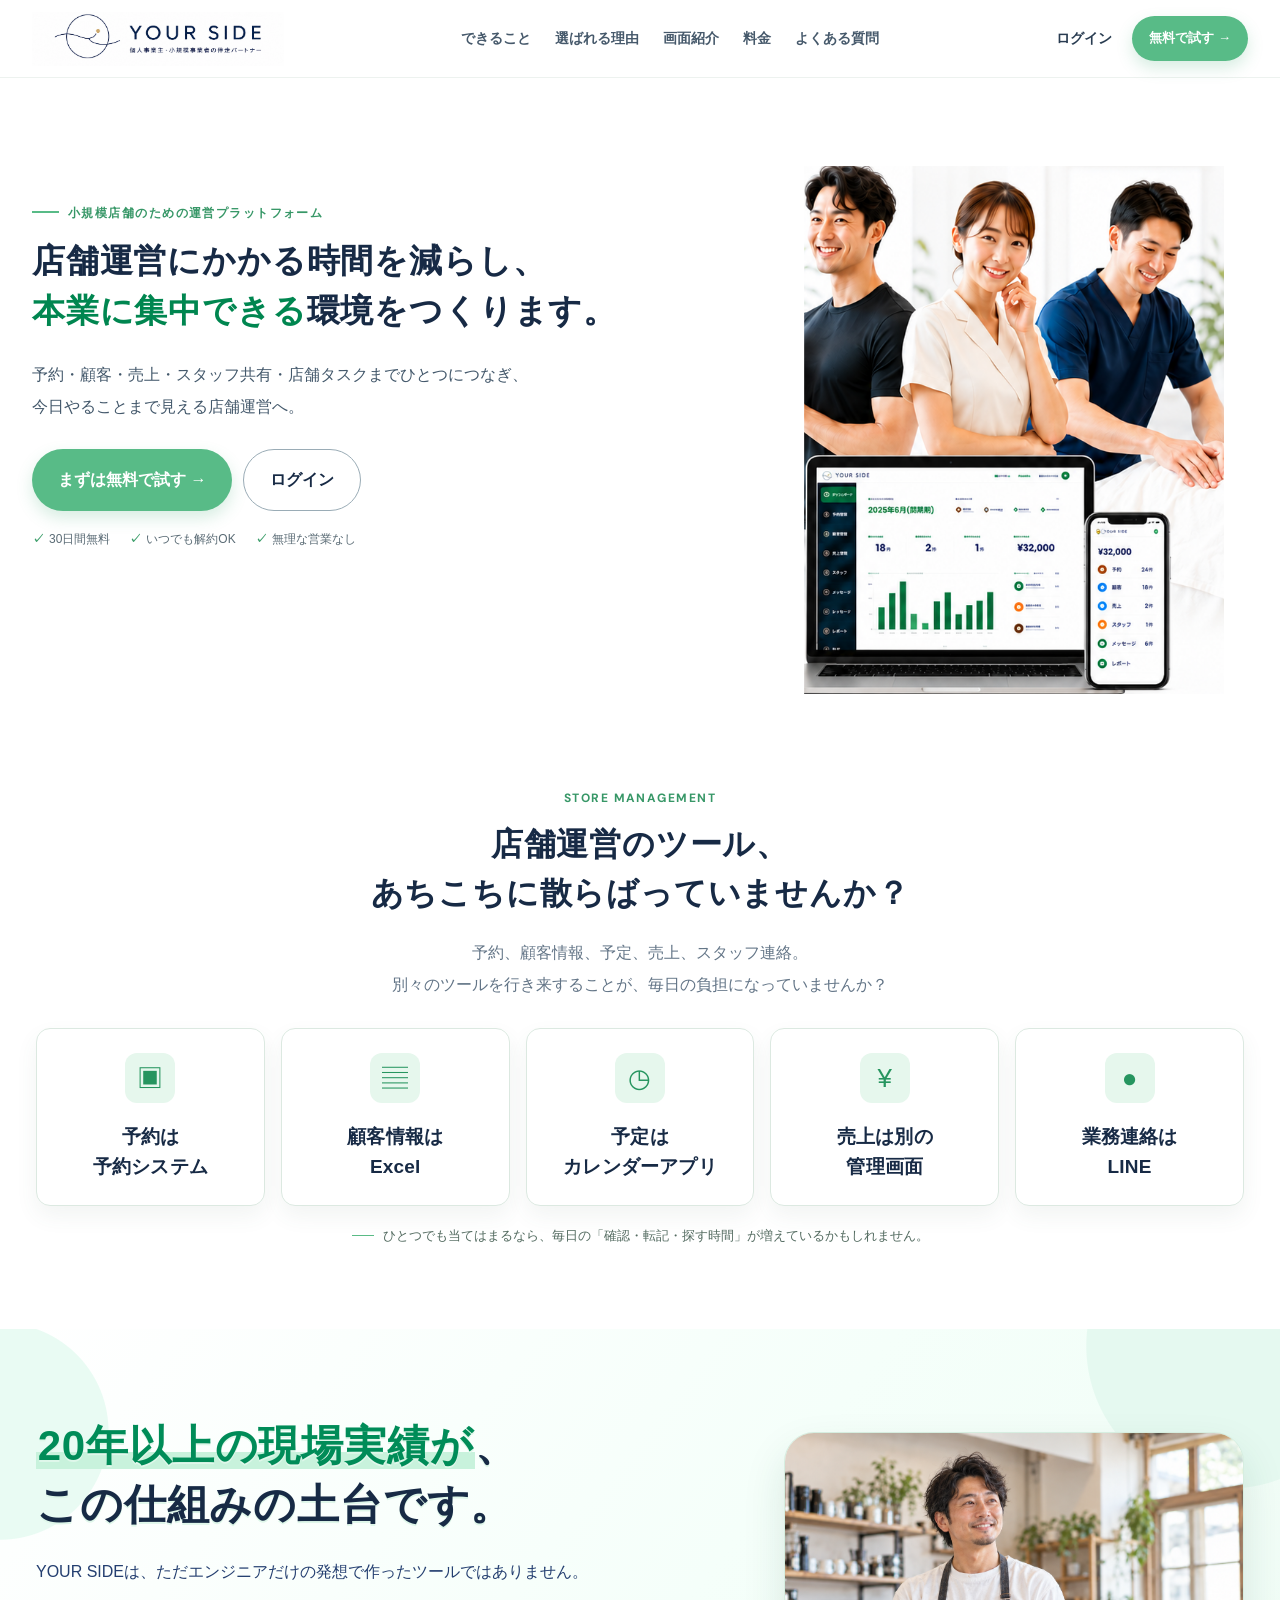
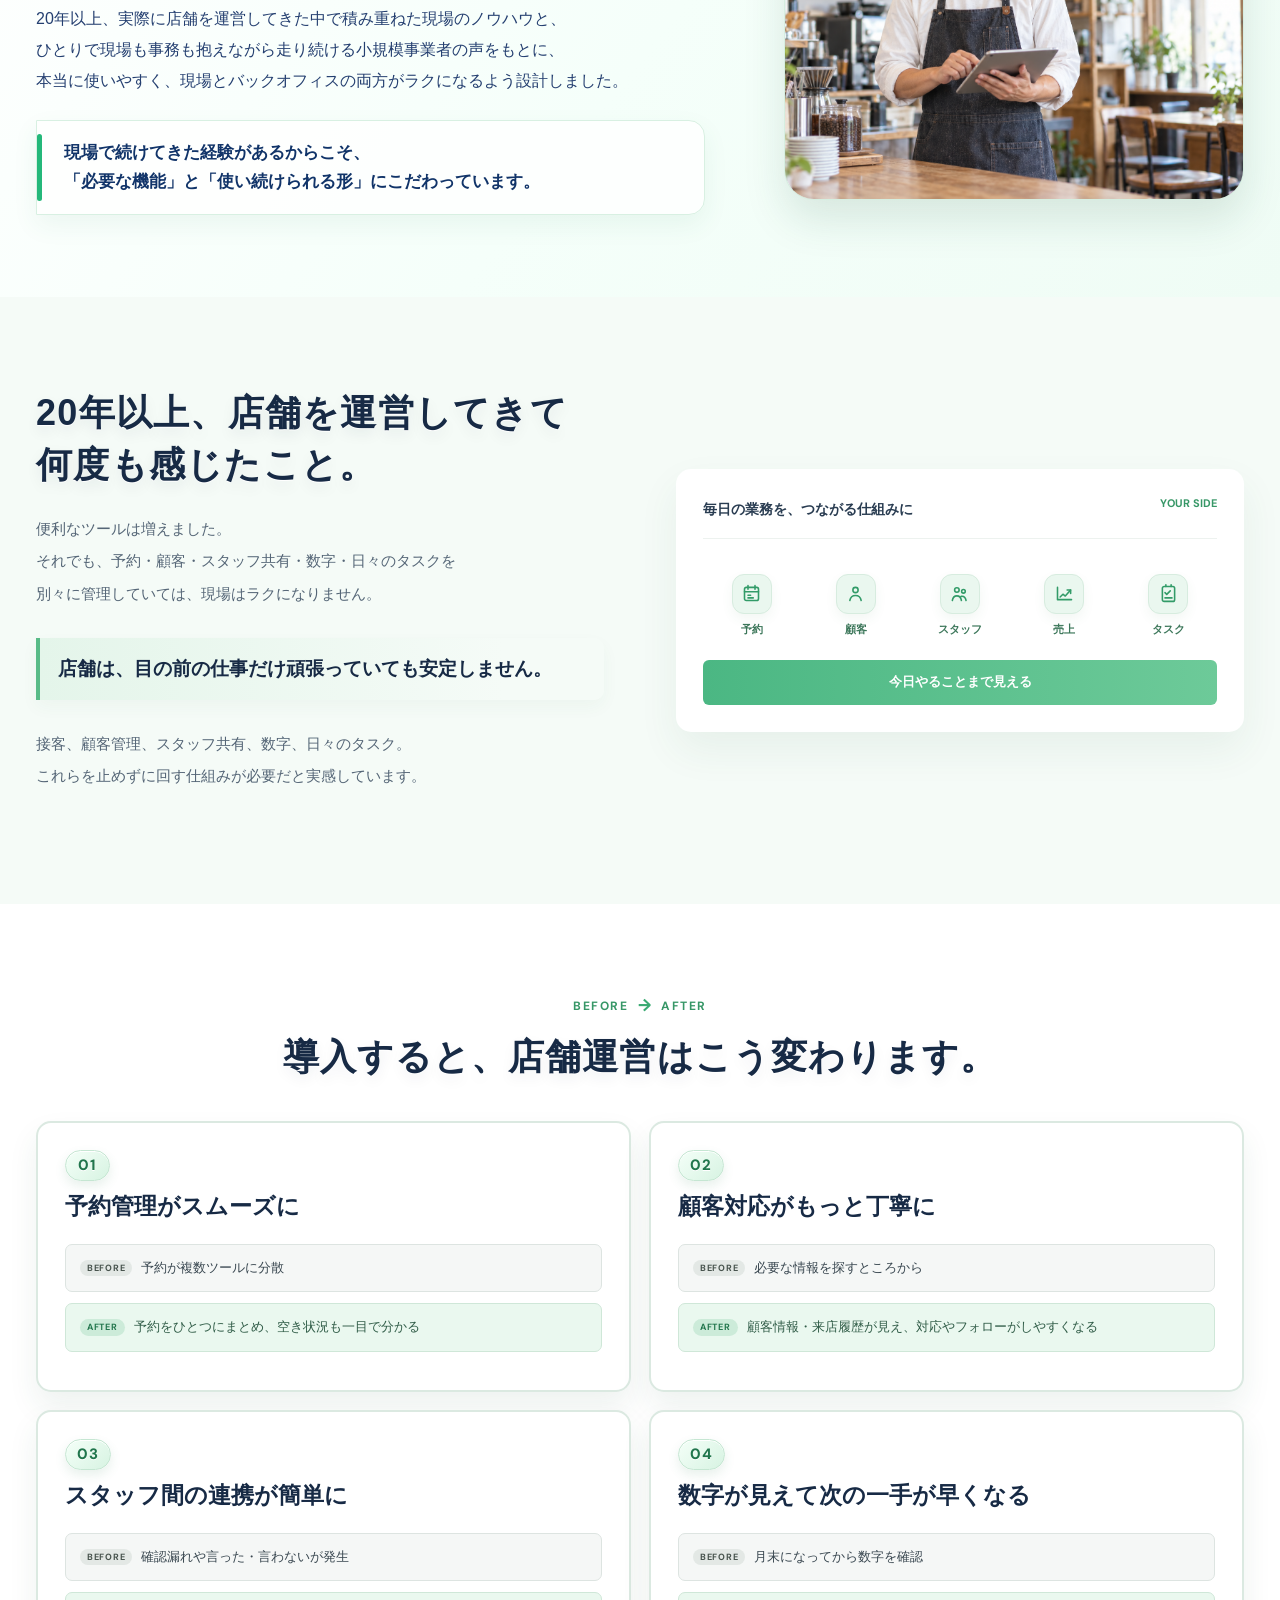
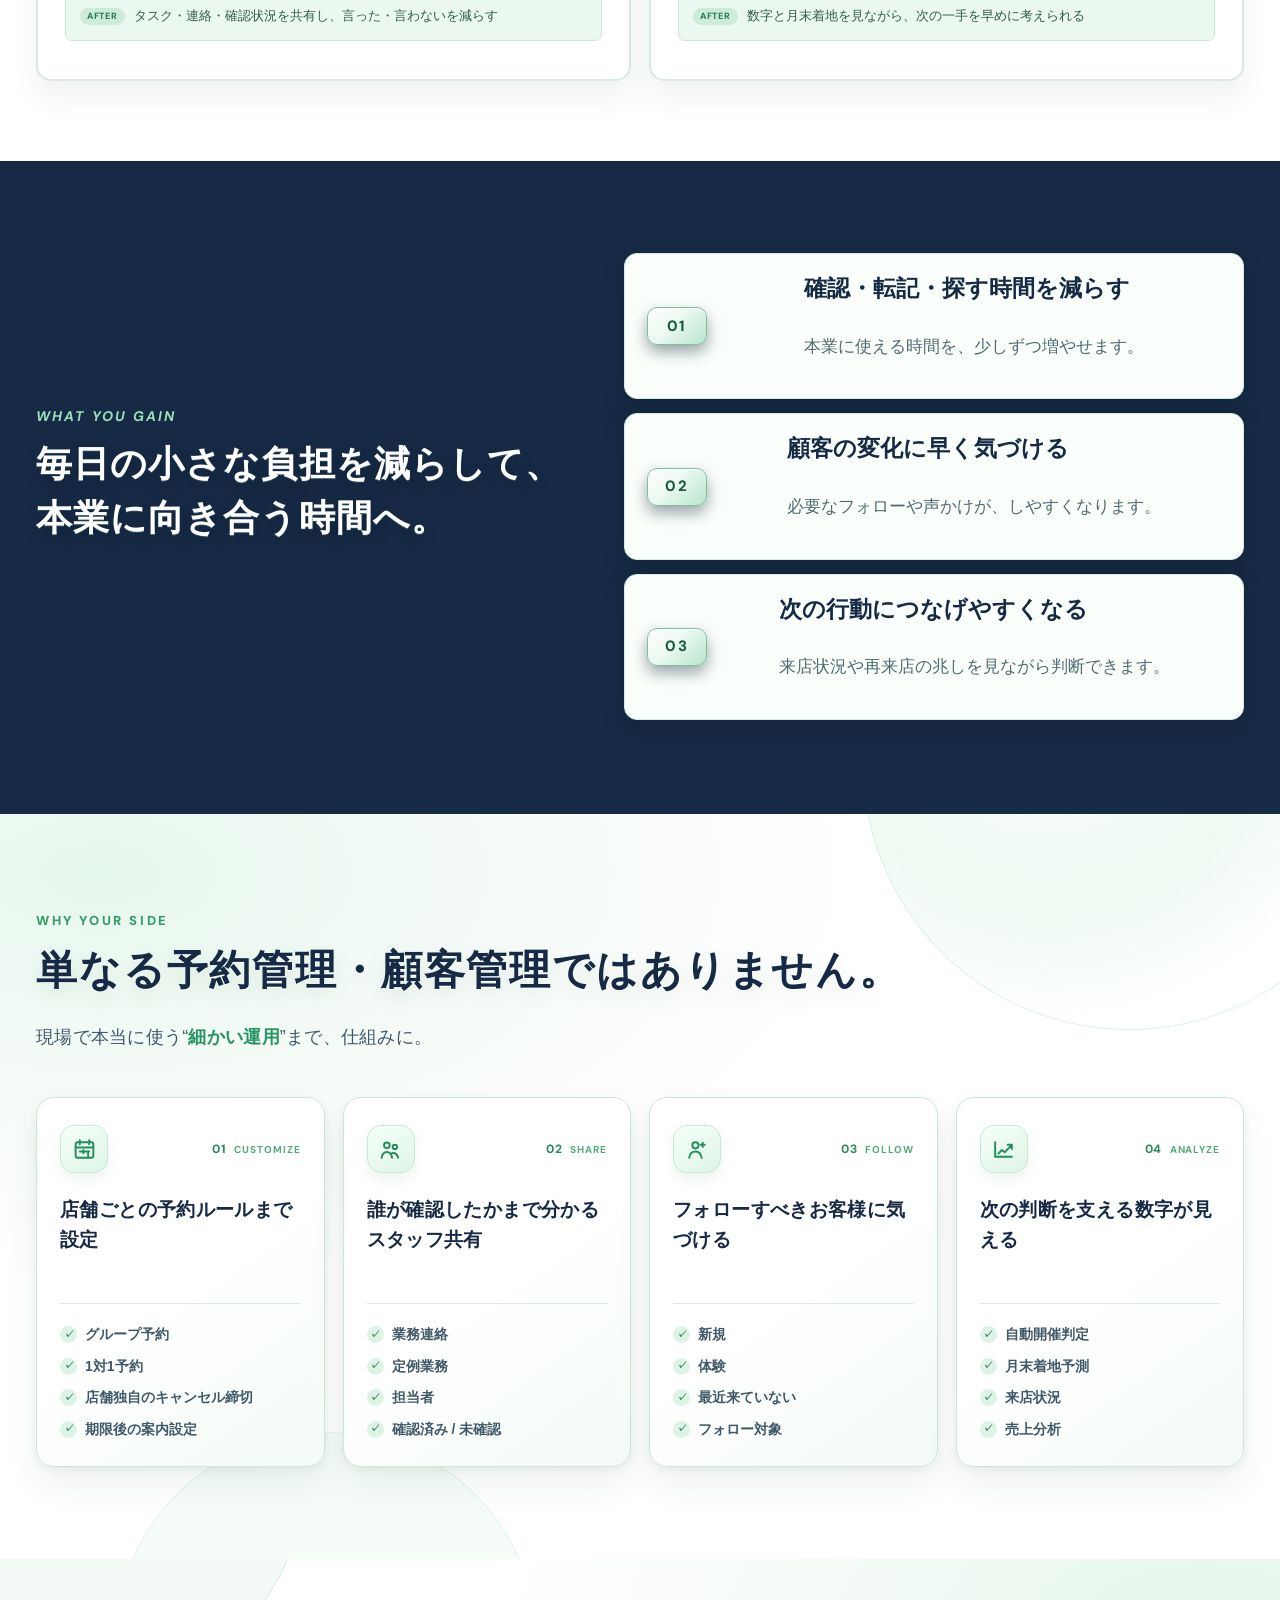
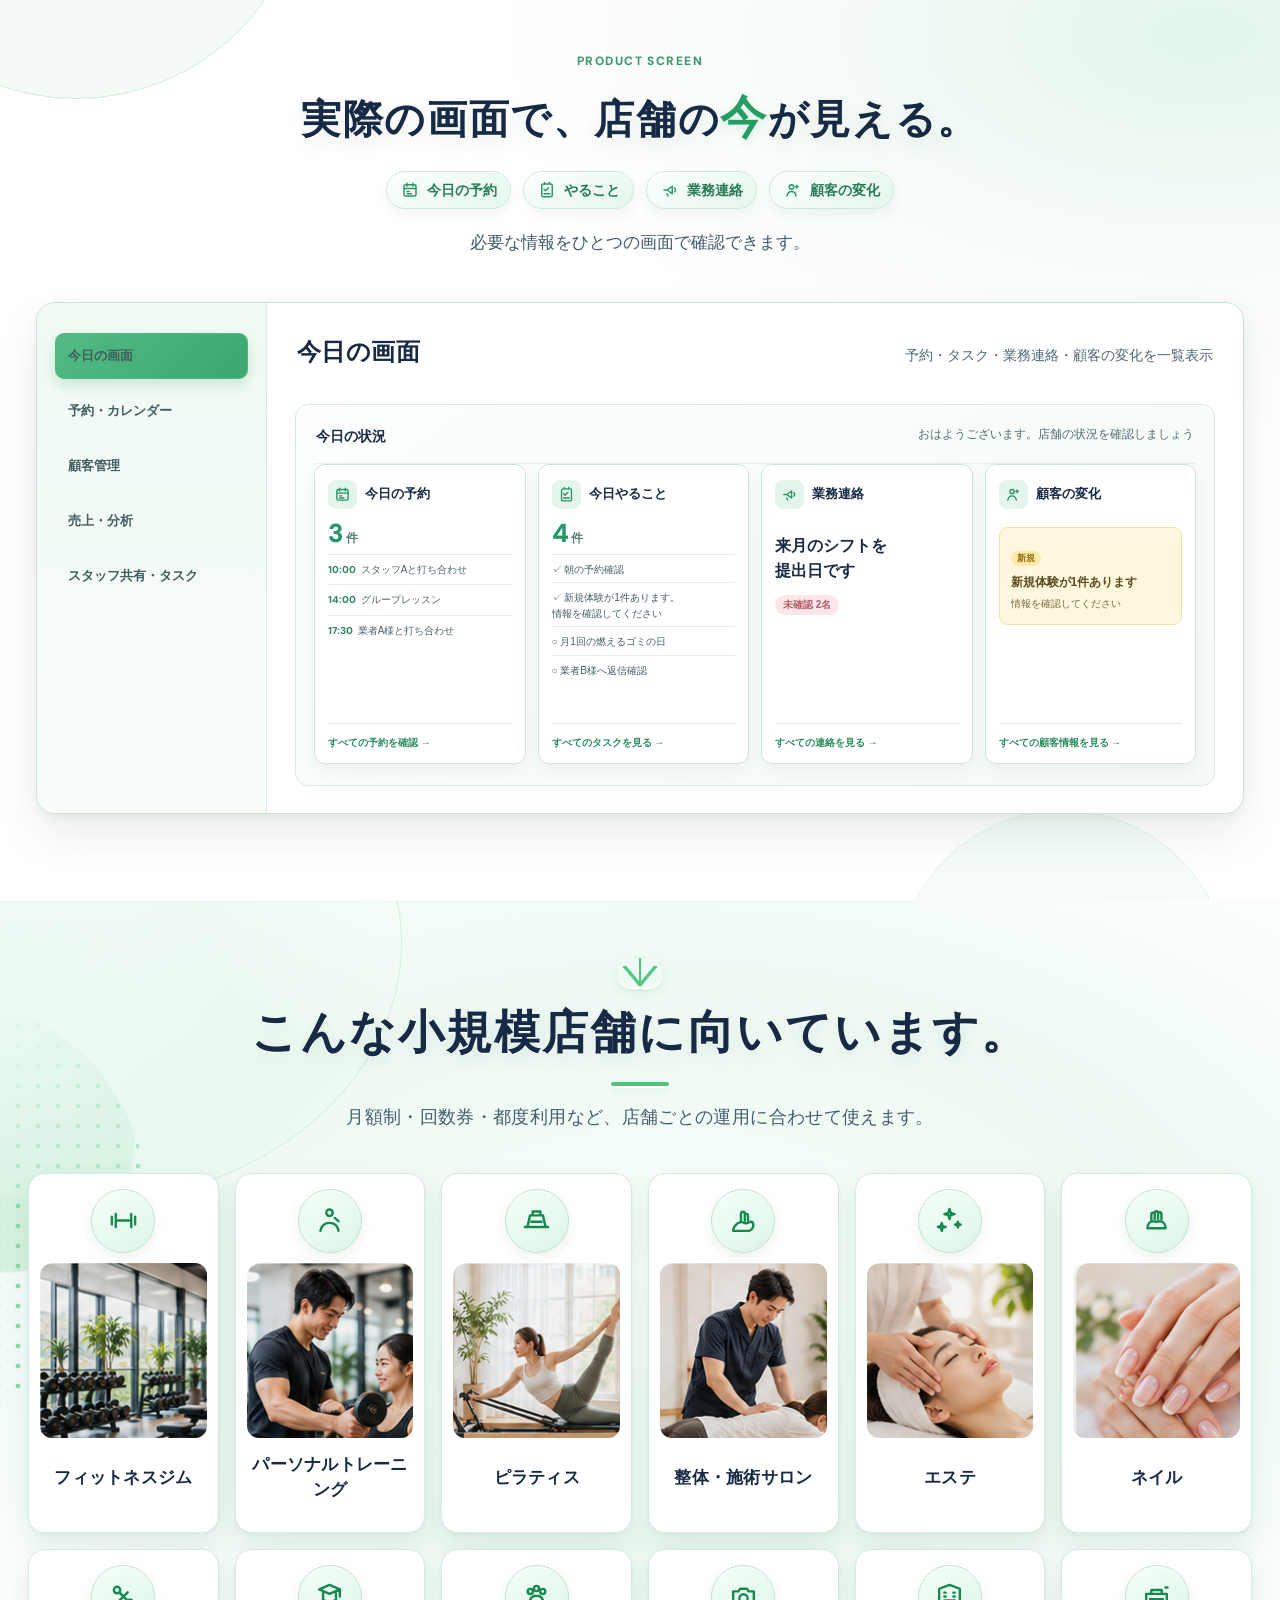
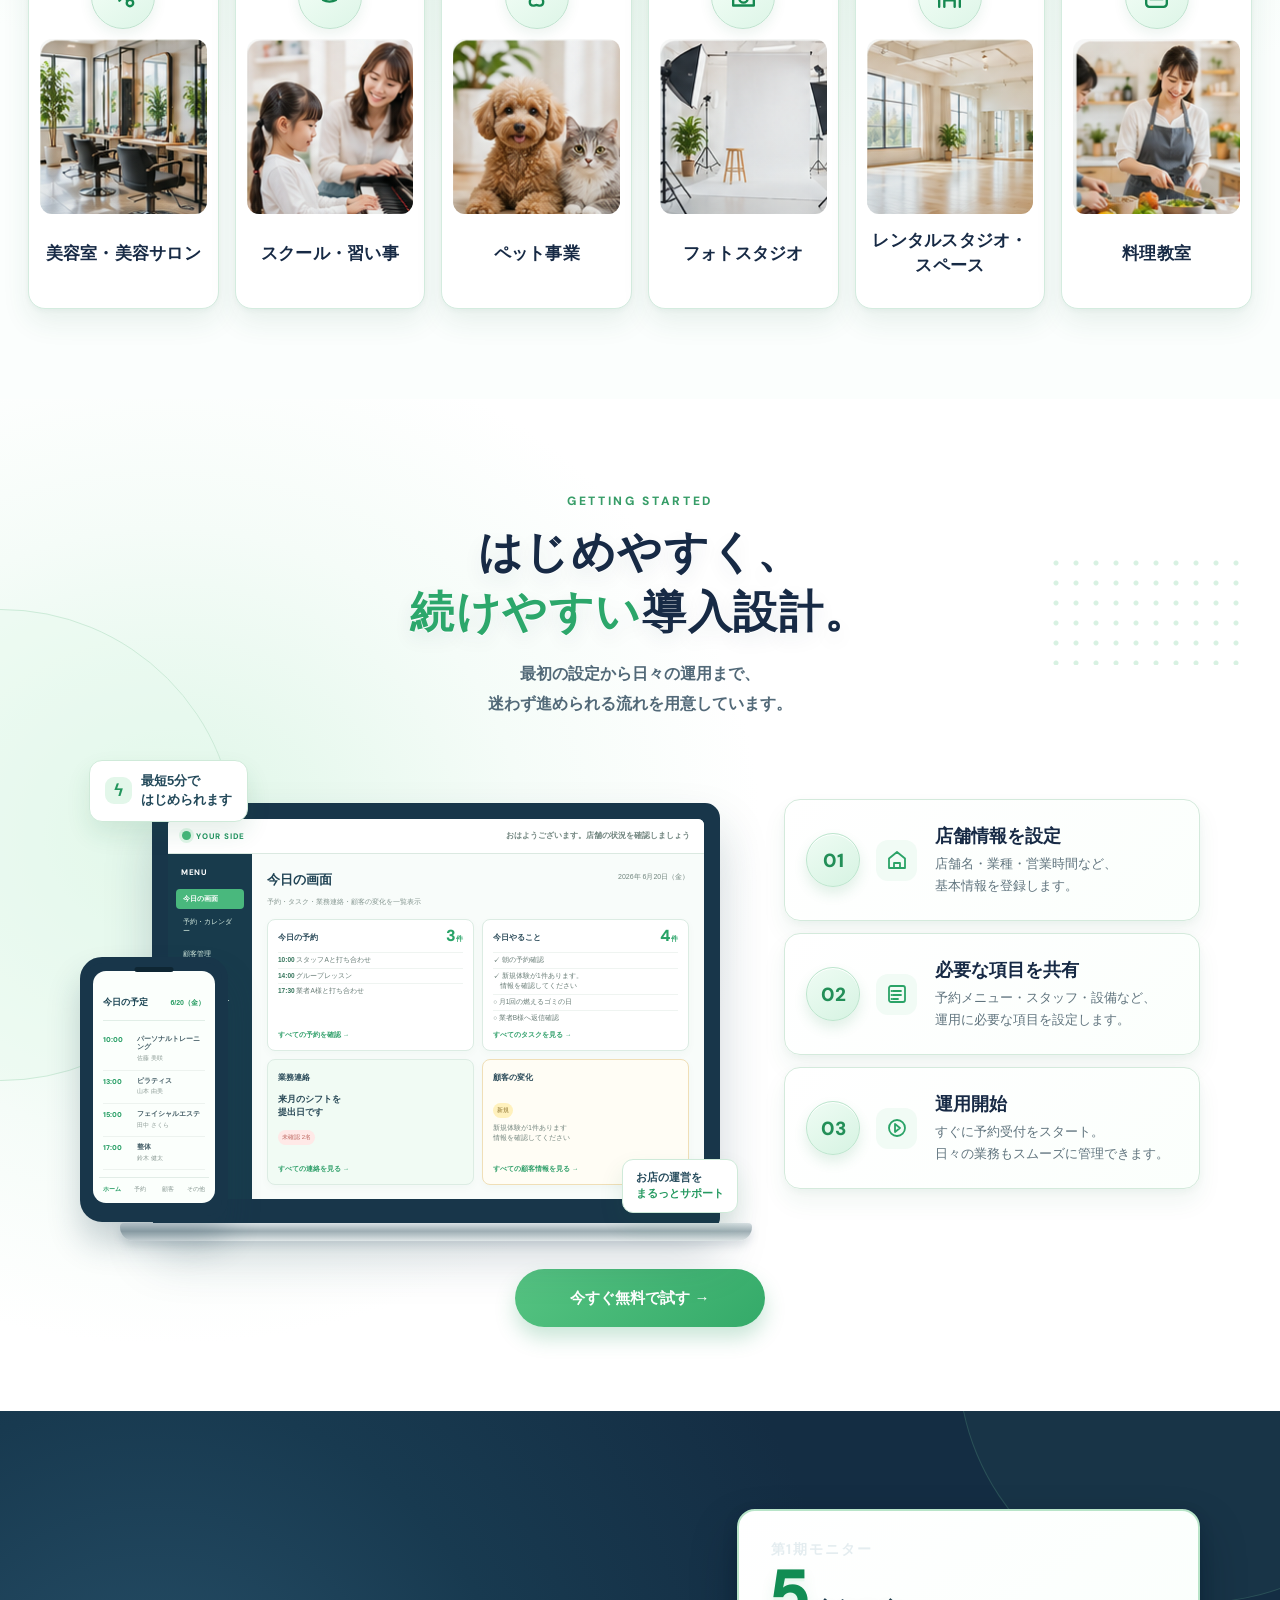
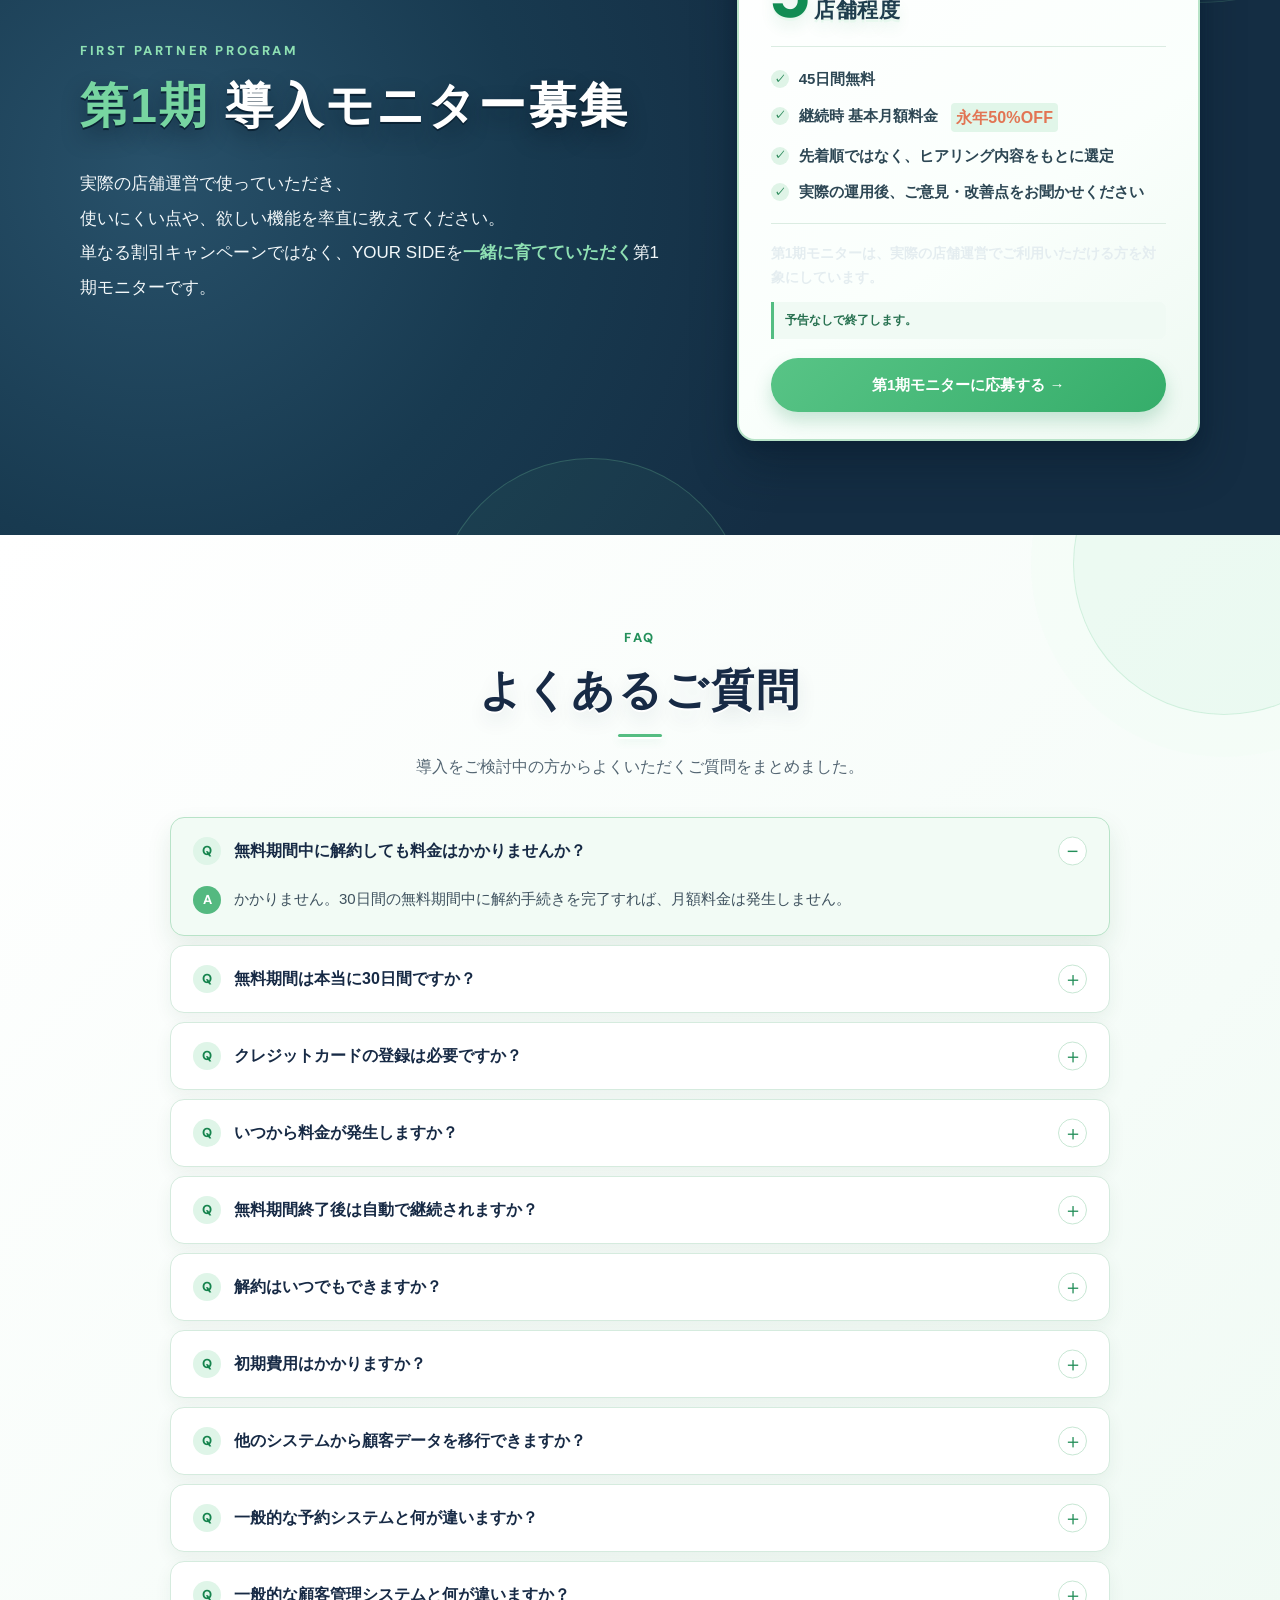
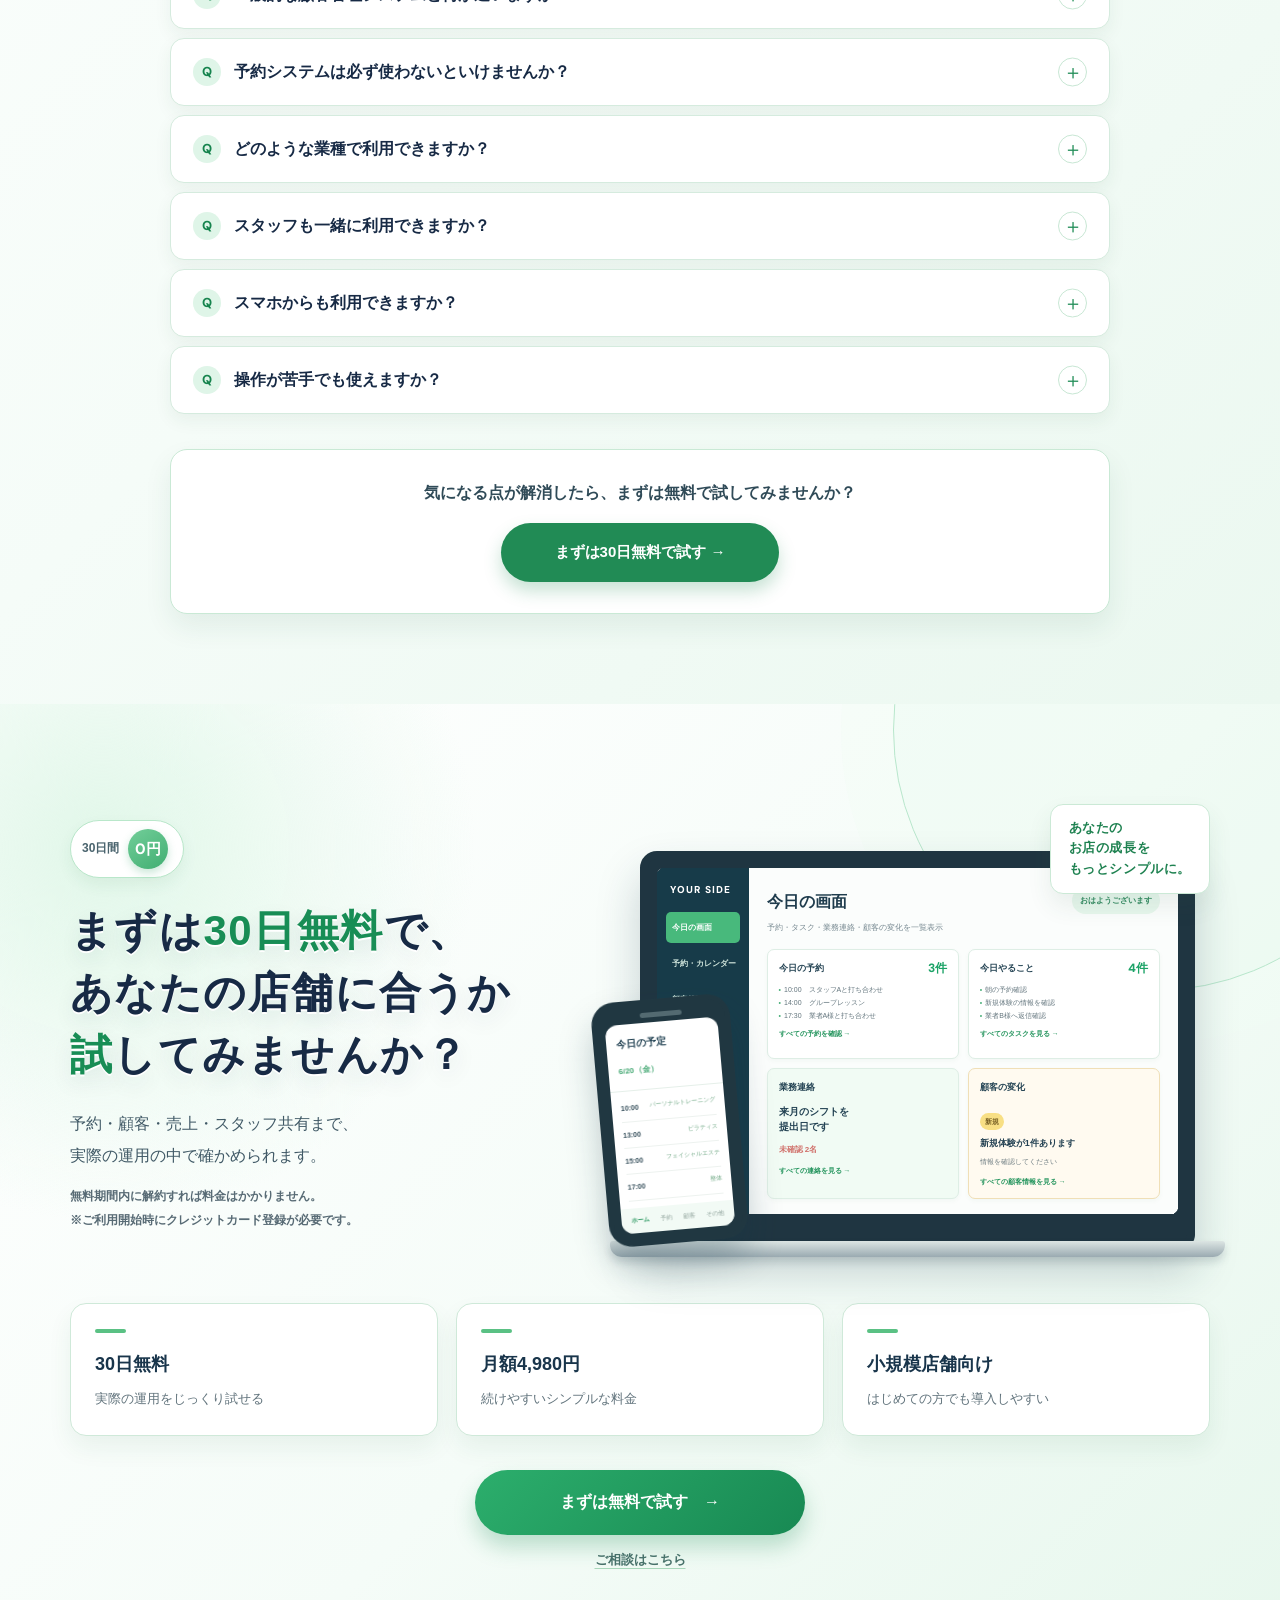
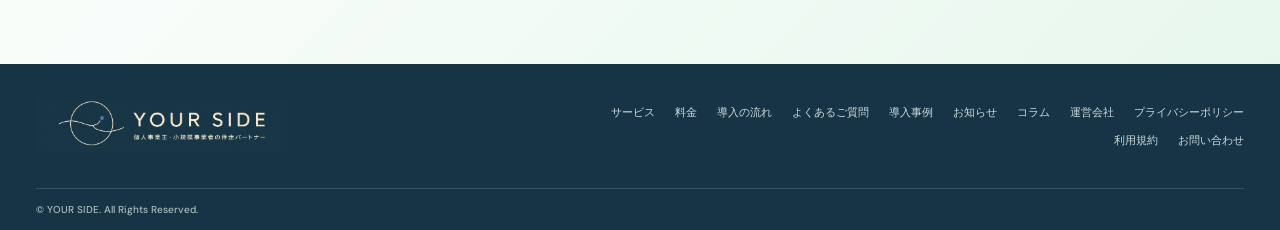
<file: index.html>
<!doctype html>
<html lang="ja"><head><meta charset="UTF-8"><meta name="viewport" content="width=device-width,initial-scale=1.0"><meta name="description" content="YOUR SIDEは予約・顧客・売上・スタッフ共有・店舗タスクをひとつにつなぐ、小規模店舗のための運営プラットフォームです。"><title>YOUR SIDE | 店舗運営を、もっと本業に使える時間へ</title><link rel="preconnect" href="https://fonts.googleapis.com"><link rel="preconnect" href="https://fonts.gstatic.com" crossorigin><link href="https://fonts.googleapis.com/css2?family=DM+Sans:wght@500;600;700;800&display=swap" rel="stylesheet"><link rel="stylesheet" href="style.css?v=20260913-mobile-preflight"></head>
<body><header class="site-header"><a class="logo official-logo" href="#top" aria-label="YOUR SIDE トップへ"><img src="assets/yourside-official-logo.png" alt="YOUR SIDE　個人事業主・小規模事業者の伴走パートナー"></a><nav aria-label="ページ内ナビゲーション"><a href="#features">できること</a><a href="#practical-knowhow">選ばれる理由</a><a href="#screens">画面紹介</a><a href="#price">料金</a><a href="#faq">よくある質問</a></nav><div class="header-actions"><a class="login-link" href="#screens">ログイン</a><a class="button small" href="#trial">無料で試す →</a></div></header>
<main>
<section class="hero" id="top"><div class="hero-inner"><div class="hero-copy"><p class="kicker">小規模店舗のための運営プラットフォーム</p><h1><span class="hero-first-line">店舗運営にかかる時間を減らし、</span><br class="hero-desktop-break"><span>本業に集中できる</span><span class="hero-mobile-continue">環境を</span><br class="hero-mobile-break"><span class="hero-mobile-end">つくります。</span></h1><p class="lead">予約・顧客・売上・スタッフ共有・店舗タスクまでひとつにつなぎ、<br>今日やることまで見える店舗運営へ。</p><div class="buttons"><a class="button" href="#trial">まずは無料で試す →</a><a class="outline" href="#screens">ログイン</a></div><ul class="reassurance"><li>30日間無料</li><li>いつでも解約OK</li><li>無理な営業なし</li></ul></div><div class="hero-visual hero-reference-visual" aria-label="YOUR SIDEを使うフィットネストレーナー、サロンスタッフ、整体師とPC・スマホ画面"><img src="assets/yourside-top-reference.png" alt="フィットネストレーナー、サロンスタッフ、整体師とYOUR SIDEのPC・スマホ画面"></div></div></section>
<section class="section issue"><div class="container center narrow"><p class="eyebrow">STORE MANAGEMENT</p><h2><span class="issue-title-line-one">店舗運営のツール、</span><br><span class="issue-title-line-two">あちこちに散らばって</span><br class="issue-mobile-break"><span class="issue-title-line-three">いませんか？</span></h2><p class="section-lead"><span>予約、顧客情報、予定、売上、スタッフ連絡。</span><br><span>別々のツールを行き来することが、</span><span>毎日の負担になっていませんか？</span></p></div><div class="tool-map container"><div class="tool one"><span class="tool-icon" aria-hidden="true">▣</span><b>予約は<br>予約システム</b></div><div class="tool two"><span class="tool-icon" aria-hidden="true">▤</span><b>顧客情報は<br>Excel</b></div><div class="tool three"><span class="tool-icon" aria-hidden="true">◷</span><b>予定は<br>カレンダーアプリ</b></div><div class="tool four"><span class="tool-icon" aria-hidden="true">¥</span><b>売上は別の<br>管理画面</b></div><div class="tool five"><span class="tool-icon" aria-hidden="true">●</span><b>業務連絡は<br>LINE</b></div></div><p class="issue-note"><span>ひとつでも当てはまるなら、</span><span>毎日の「確認・転記・探す時間」が</span><span>増えているかもしれません。</span></p></section>
<section class="section practical-knowhow" id="practical-knowhow" aria-labelledby="practical-knowhow-title">
<div class="container practical-knowhow-inner">
<div class="practical-knowhow-copy">
<h2 id="practical-knowhow-title"><strong>20年以上の現場実績が</strong>、<br><span class="practical-title-end">この仕組みの土台です。</span></h2>
<div class="practical-knowhow-body">
<p>YOUR SIDEは、ただエンジニアだけの発想で作った<span class="keep-word">ツール</span>ではありません。</p>
<p>20年以上、実際に店舗を運営してきた中で積み重ねた現場のノウハウと、<br>ひとりで現場も事務も抱えながら走り続ける小規模事業者の声をもとに、<br>本当に使いやすく、現場とバックオフィスの両方がラクになるよう設計しました。</p>
</div>
<p class="practical-knowhow-emphasis">現場で続けてきた経験があるからこそ、<br><span class="keep-word">「必要な機能」</span>と<span class="keep-word">「使い続けられる形」</span>に<span class="keep-word">こだわっています。</span></p>
</div>
<figure class="practical-knowhow-media">
<img src="assets/practical-knowhow-owner.png" alt="店舗でタブレットを使う小規模店舗のオーナー">
</figure>
</div>
</section>
<section class="section story"><div class="container split"><div><h2><span>20年以上、店舗を</span><br class="story-mobile-break"><span>運営してきて</span><br class="story-desktop-break"><span>何度も</span><br class="story-mobile-break"><span>感じたこと。</span></h2><p>便利な<span class="keep-word">ツール</span>は増えました。<br>それでも、予約・顧客・スタッフ共有・数字・<span class="keep-word">日々のタスクを</span><br>別々に管理していては、現場はラクになりません。</p><p class="emphasis">店舗は、目の前の仕事だけ頑張っていても安定しません。</p><p>接客、顧客管理、スタッフ共有、数字、<span class="keep-word">日々のタスク。</span><br>これらを止めずに回す仕組みが必要だと<span class="keep-word">実感しています。</span></p></div><div class="connection"><header><b>毎日の業務を、つながる仕組みに</b><small>YOUR SIDE</small></header><div class="connection-nodes"><span><i class="node-icon" aria-hidden="true"><svg viewBox="0 0 24 24"><rect x="4" y="5" width="16" height="15" rx="2"/><path d="M8 3v4M16 3v4M4 10h16M8 14h3M8 17h6"/></svg></i><b>予約</b></span><span><i class="node-icon" aria-hidden="true"><svg viewBox="0 0 24 24"><circle cx="12" cy="8" r="3"/><path d="M5.5 20c.7-3.8 3-5.7 6.5-5.7s5.8 1.9 6.5 5.7"/></svg></i><b>顧客</b></span><span><i class="node-icon" aria-hidden="true"><svg viewBox="0 0 24 24"><circle cx="9" cy="8" r="2.6"/><circle cx="16.5" cy="9.5" r="2.1"/><path d="M3.8 20c.6-3.5 2.5-5.3 5.2-5.3s4.6 1.8 5.2 5.3M14 15.3c2.7-.4 4.8 1.2 5.5 4.7"/></svg></i><b>スタッフ</b></span><span><i class="node-icon" aria-hidden="true"><svg viewBox="0 0 24 24"><path d="M4 19V5M4 19h16M7 16l3.2-3.2 2.7 2.1L19 8"/><path d="M15 8h4v4"/></svg></i><b>売上</b></span><span><i class="node-icon" aria-hidden="true"><svg viewBox="0 0 24 24"><rect x="5" y="4" width="14" height="17" rx="2"/><path d="M9 4V2M15 4V2M8 11l2 2 4-4M8 17h8"/></svg></i><b>タスク</b></span></div><b>今日やることまで見える</b></div></div></section>
<section class="section changes" id="features"><div class="container"><div class="center"><p class="eyebrow">BEFORE <span class="change-arrow" aria-hidden="true">→</span> AFTER</p><h2>導入すると、店舗運営はこう変わります。</h2></div><div class="change-grid"><article><small>01</small><h3>予約管理がスムーズに</h3><p><i>BEFORE</i>予約が複数ツールに分散</p><p><i>AFTER</i>予約をひとつにまとめ、空き状況も一目で分かる</p></article><article><small>02</small><h3>顧客対応がもっと丁寧に</h3><p><i>BEFORE</i>必要な情報を探すところから</p><p><i>AFTER</i>顧客情報・来店履歴が見え、対応やフォローがしやすくなる</p></article><article><small>03</small><h3>スタッフ間の連携が簡単に</h3><p><i>BEFORE</i>確認漏れや言った・言わないが発生</p><p><i>AFTER</i>タスク・連絡・確認状況を共有し、言った・言わないを減らす</p></article><article><small>04</small><h3>数字が見えて次の一手が早くなる</h3><p><i>BEFORE</i>月末になってから数字を確認</p><p><i>AFTER</i>数字と月末着地を見ながら、次の一手を早めに考えられる</p></article></div></div></section>
<section class="section effects"><div class="container split"><div><p class="eyebrow">WHAT YOU GAIN</p><h2><span>毎日の小さな負担を減らして、</span><br><span>本業に向き合う時間へ。</span></h2></div><div class="effect-list"><article><b>01</b><div><h3>確認・転記・探す時間を減らす</h3><p>本業に使える時間を、<span class="effect-nowrap">少しずつ増やせます。</span></p></div></article><article><b>02</b><div><h3>顧客の変化に早く気づける</h3><p>必要なフォローや声かけが、<span class="effect-nowrap">しやすくなります。</span></p></div></article><article><b>03</b><div><h3>次の行動につなげやすくなる</h3><p>来店状況や再来店の兆しを見ながら<span class="effect-nowrap">判断できます。</span></p></div></article></div></div></section>
<section class="section difference"><div class="container"><div class="heading"><p class="eyebrow">WHY YOUR SIDE</p><h2>単なる予約管理・顧客管理ではありません。</h2><p>現場で本当に使う“<strong>細かい運用</strong>”まで、仕組みに。</p></div><div class="difference-grid"><article><div class="difference-card-top"><span class="difference-icon" aria-hidden="true"><svg viewBox="0 0 24 24"><rect x="3.5" y="5" width="17" height="15" rx="2"/><path d="M7.5 3v4M16.5 3v4M3.5 10h17M7.5 14h9M11 12.5v3M15.5 15.5v3"/></svg></span><p class="difference-label"><b>01</b> CUSTOMIZE</p></div><h3>店舗ごとの予約ルールまで設定</h3><ul><li>グループ予約</li><li>1対1予約</li><li>店舗独自のキャンセル締切</li><li>期限後の案内設定</li></ul></article><article><div class="difference-card-top"><span class="difference-icon" aria-hidden="true"><svg viewBox="0 0 24 24"><circle cx="8.5" cy="8" r="2.7"/><circle cx="16.2" cy="9.5" r="2.1"/><path d="M3.5 20c.6-3.7 2.5-5.6 5-5.6s4.4 1.9 5 5.6M13.5 15.5c2.9-.4 5.1 1.3 5.8 4.5"/></svg></span><p class="difference-label"><b>02</b> SHARE</p></div><h3>誰が確認したかまで分かるスタッフ共有</h3><ul><li>業務連絡</li><li>定例業務</li><li>担当者</li><li>確認済み / 未確認</li></ul></article><article><div class="difference-card-top"><span class="difference-icon" aria-hidden="true"><svg viewBox="0 0 24 24"><circle cx="10" cy="8" r="3"/><path d="M4 20c.7-4 2.8-6 6-6s5.3 2 6 6M17 5.5v4M15 7.5h4"/></svg></span><p class="difference-label"><b>03</b> FOLLOW</p></div><h3>フォローすべきお客様に気づける</h3><ul><li>新規</li><li>体験</li><li>最近来ていない</li><li>フォロー対象</li></ul></article><article><div class="difference-card-top"><span class="difference-icon" aria-hidden="true"><svg viewBox="0 0 24 24"><path d="M4 19V5M4 19h16M7 16l3.5-3.5 2.8 2.1L20 7.5M16 7.5h4v4"/></svg></span><p class="difference-label"><b>04</b> ANALYZE</p></div><h3>次の判断を支える数字が見える</h3><ul><li>自動開催判定</li><li>月末着地予測</li><li>来店状況</li><li>売上分析</li></ul></article></div></div></section>
<section class="section screens" id="screens"><div class="container"><div class="center"><p class="eyebrow">PRODUCT SCREEN</p><h2>実際の画面で、店舗の<span class="now-accent">今</span>が見える。</h2><div class="screen-pills" aria-label="ひとつの画面で確認できる情報"><span><i aria-hidden="true"><svg viewBox="0 0 24 24"><rect x="4" y="5" width="16" height="15" rx="2"/><path d="M8 3v4M16 3v4M4 10h16M8 14h3M8 17h6"/></svg></i>今日の予約</span><span><i aria-hidden="true"><svg viewBox="0 0 24 24"><rect x="5" y="4" width="14" height="17" rx="2"/><path d="M9 4V2M15 4V2M8 11l2 2 4-4M8 17h8"/></svg></i>やること</span><span><i aria-hidden="true"><svg viewBox="0 0 24 24"><path d="M4 12h4l7-5v10l-7-5H4zM8 17l1.5 3M18 9.5c1 .7 1.5 1.5 1.5 2.5s-.5 1.8-1.5 2.5"/></svg></i>業務連絡</span><span><i aria-hidden="true"><svg viewBox="0 0 24 24"><circle cx="10" cy="8" r="3"/><path d="M4 20c.7-4 2.8-6 6-6s5.3 2 6 6M17 5.5v4M15 7.5h4"/></svg></i>顧客の変化</span></div><p class="section-lead">必要な情報をひとつの画面で確認できます。</p></div><div class="showcase"><nav><button class="active" data-screen="today">今日の画面</button><button data-screen="calendar">予約・カレンダー</button><button data-screen="customers">顧客管理</button><button data-screen="sales">売上・分析</button><button data-screen="staff">スタッフ共有・タスク</button></nav><div id="screen-panel"></div></div></div></section>
<section class="section industries" aria-labelledby="industries-heading"><style>.industries{position:relative;overflow:hidden;padding:128px 0 122px;background:linear-gradient(180deg,#f7fbf8 0%,#eef8f2 100%)}.industries:before,.industries:after{position:absolute;content:"";border-radius:50%;pointer-events:none}.industries:before{width:540px;height:540px;right:-275px;top:40px;background:#cfeeda4f}.industries:after{width:390px;height:390px;left:-250px;bottom:-200px;background:#d9f2e24f}.industries .container{position:relative;z-index:1}.industries-heading{margin:0 auto 48px}.industries-heading .eyebrow{margin-bottom:12px}.industries-heading h2{display:flex;align-items:center;justify-content:center;gap:15px;margin:0;color:#172a45;font-size:42px;font-weight:850;letter-spacing:.035em;line-height:1.42;text-shadow:0 1px 0 #fff,0 8px 18px #17364d18}.industries-heading h2:before,.industries-heading h2:after{content:"";display:block;width:31px;height:3px;border-radius:99px;background:#51b980;box-shadow:0 2px 0 #fff,0 4px 10px #42a8752b}.industries-heading .section-lead{margin-top:13px;color:#536370;font-size:17px;font-weight:500;letter-spacing:.015em}.industry-card-grid{display:grid;grid-template-columns:repeat(6,minmax(0,1fr));gap:18px}.industry-card{display:flex;min-width:0;min-height:239px;flex-direction:column;align-items:center;overflow:hidden;border:1px solid #cfe8d9;border-radius:17px;background:#fff;box-shadow:0 12px 26px #1d60401a,0 2px 5px #1e5b3b0d;transition:transform .22s ease,box-shadow .22s ease}.industry-card:hover{transform:translateY(-4px);box-shadow:0 18px 34px #1d604029,0 3px 7px #1e5b3b12}.industry-photo{position:relative;width:100%;height:126px;overflow:hidden;background:#e5f1e9}.industry-photo:after{position:absolute;inset:0;content:"";background:linear-gradient(180deg,#102b1810 25%,#0c2b1e26)}.industry-photo img{display:block;width:100%;height:100%;object-fit:cover;transition:transform .3s ease}.industry-card:hover .industry-photo img{transform:scale(1.035)}.industry-icon{position:relative;z-index:1;display:grid;width:42px;height:42px;margin:-21px 0 9px;place-items:center;flex:0 0 auto;border:1px solid #bfe2ce;border-radius:13px;background:linear-gradient(145deg,#f8fffa,#e4f6eb);box-shadow:0 5px 12px #1e69401c;color:#288d61}.industry-icon svg{width:23px;height:23px;fill:none;stroke:currentColor;stroke-linecap:round;stroke-linejoin:round;stroke-width:1.8}.industry-card h3{display:grid;min-height:49px;margin:0 8px 15px;place-items:center;color:#172a45;font-size:14px;font-weight:800;line-height:1.48;letter-spacing:.01em;text-align:center}.industries-note{margin:30px 0 0;color:#6a7b80;font-size:13px;font-weight:600;letter-spacing:.03em;text-align:center}@media(max-width:1100px){.industry-card-grid{grid-template-columns:repeat(4,minmax(0,1fr));gap:16px}}@media(max-width:760px){.industries{padding:78px 0 74px}.industries-heading{margin-bottom:31px}.industries-heading h2{gap:9px;font-size:27px;line-height:1.48}.industries-heading h2:before,.industries-heading h2:after{width:18px;height:2px}.industries-heading .section-lead{margin-top:12px;font-size:14px;line-height:1.9}.industry-card-grid{grid-template-columns:repeat(2,minmax(0,1fr));gap:12px}.industry-card{min-height:202px;border-radius:14px}.industry-photo{height:103px}.industry-icon{width:37px;height:37px;margin-top:-18px;margin-bottom:7px;border-radius:11px}.industry-icon svg{width:20px;height:20px}.industry-card h3{min-height:43px;margin:0 6px 11px;font-size:12px;line-height:1.42}.industries-note{margin-top:23px;font-size:12px}}</style><div class="container"><div class="industries-heading center"><p class="eyebrow">FOR SMALL BUSINESSES</p><h2 id="industries-heading">こんな小規模店舗に向いています。</h2><p class="section-lead">月額制・回数券・都度利用など、店舗ごとの運用に合わせて使えます。</p></div><div class="industry-card-grid"><article class="industry-card"><div class="industry-photo"><img src="https://images.unsplash.com/photo-1534438327276-14e5300c3a48?auto=format&amp;fit=crop&amp;w=720&amp;q=82" alt="明るいジムのダンベルとトレーニング設備" loading="lazy"></div><span class="industry-icon" aria-hidden="true"><svg viewBox="0 0 24 24"><path d="M3 9v6M6 7v10M18 7v10M21 9v6M6 12h12"/></svg></span><h3>フィットネスジム</h3></article><article class="industry-card"><div class="industry-photo"><img src="https://images.unsplash.com/photo-1581009146145-b5ef050c2e1e?auto=format&amp;fit=crop&amp;w=720&amp;q=82" alt="トレーナーがお客様を指導するパーソナルトレーニング" loading="lazy"></div><span class="industry-icon" aria-hidden="true"><svg viewBox="0 0 24 24"><circle cx="12" cy="6" r="2.5"/><path d="M5 20c.8-4.2 3.1-6.2 7-6.2s6.2 2 7 6.2M16 10l3 2.5"/></svg></span><h3>パーソナルトレーニング</h3></article><article class="industry-card"><div class="industry-photo"><img src="https://images.unsplash.com/photo-1717500252573-d31d4bf5ddf1?auto=format&amp;fit=crop&amp;w=720&amp;q=82" alt="リフォーマーを使用する女性のピラティス" loading="lazy"></div><span class="industry-icon" aria-hidden="true"><svg viewBox="0 0 24 24"><path d="M3 17h18M5 17l2-9h10l2 9M9 8V5h6v3M8 13h8"/></svg></span><h3>ピラティス</h3></article><article class="industry-card"><div class="industry-photo"><img src="https://images.unsplash.com/photo-1544161515-4ab6ce6db874?auto=format&amp;fit=crop&amp;w=720&amp;q=82" alt="施術者がお客様の身体を整える整体施術" loading="lazy"></div><span class="industry-icon" aria-hidden="true"><svg viewBox="0 0 24 24"><path d="M4 19c1.5-3.8 3.7-5.7 6.4-5.7 1.8 0 2.4.8 3.7.8 1.6 0 2.3-1.1 3.4-1.1 1.3 0 2.1 1 2.1 2.4 0 1.8-1.1 3.5-3 4.6H4Z"/><path d="M10 13V7c0-1 .7-1.8 1.6-1.8.8 0 1.4.6 1.4 1.5v5.5M13 12V8.3c0-.8.6-1.4 1.3-1.4.7 0 1.2.6 1.2 1.4V12"/></svg></span><h3>整体・施術サロン</h3></article><article class="industry-card"><div class="industry-photo"><img src="https://images.unsplash.com/photo-1570172619644-dfd03ed5d881?auto=format&amp;fit=crop&amp;w=720&amp;q=82" alt="清潔感のあるフェイシャルエステ施術" loading="lazy"></div><span class="industry-icon" aria-hidden="true"><svg viewBox="0 0 24 24"><path d="m12 3 .9 3.1L16 7l-3.1.9L12 11l-.9-3.1L8 7l3.1-.9L12 3ZM18.5 13l.5 1.7 1.7.5-1.7.5-.5 1.7-.5-1.7-1.7-.5 1.7-.5.5-1.7ZM6 14l.7 2.3L9 17l-2.3.7L6 20l-.7-2.3L3 17l2.3-.7L6 14Z"/></svg></span><h3>エステ</h3></article><article class="industry-card"><div class="industry-photo"><img src="https://images.unsplash.com/photo-1604654894610-df63bc536371?auto=format&amp;fit=crop&amp;w=720&amp;q=82" alt="整えられた手元へのネイル施術" loading="lazy"></div><span class="industry-icon" aria-hidden="true"><svg viewBox="0 0 24 24"><path d="M5 18c0-3.3 1.8-5.4 4.3-5.4 1.1 0 1.9.4 2.8.4.8 0 1.4-.4 2.3-.4 2.7 0 4.6 2.1 4.6 5.4H5Z"/><path d="M8 12V7.3c0-.8.6-1.4 1.3-1.4.8 0 1.3.6 1.3 1.4V11M10.6 11V6.2c0-.8.6-1.4 1.3-1.4.8 0 1.3.6 1.3 1.4V11M13.2 11V7c0-.8.6-1.4 1.3-1.4.8 0 1.3.6 1.3 1.4v4"/></svg></span><h3>ネイル</h3></article><article class="industry-card"><div class="industry-photo"><img src="https://images.unsplash.com/photo-1560066984-138dadb4c035?auto=format&amp;fit=crop&amp;w=720&amp;q=82" alt="明るく清潔感のある美容室の店内" loading="lazy"></div><span class="industry-icon" aria-hidden="true"><svg viewBox="0 0 24 24"><circle cx="7" cy="7" r="2.5"/><circle cx="17" cy="17" r="2.5"/><path d="m8.8 8.8 6.4 6.4M8.8 15.2l6.4-6.4"/></svg></span><h3>美容室・美容サロン</h3></article><article class="industry-card"><div class="industry-photo"><img src="https://images.unsplash.com/photo-1524178232363-1fb2b075b655?auto=format&amp;fit=crop&amp;w=720&amp;q=82" alt="学びの時間を過ごすスクール・習い事の教室" loading="lazy"></div><span class="industry-icon" aria-hidden="true"><svg viewBox="0 0 24 24"><path d="M4 6.5 12 3l8 3.5-8 3.5-8-3.5ZM7 9.5v5.2c2.8 1.7 7.2 1.7 10 0V9.5M20 7v5"/></svg></span><h3>スクール・習い事</h3></article><article class="industry-card"><div class="industry-photo"><img src="https://images.unsplash.com/photo-1558788353-f76d92427f16?auto=format&amp;fit=crop&amp;w=720&amp;q=82" alt="犬を中心にしたペットサービスのイメージ" loading="lazy"></div><span class="industry-icon" aria-hidden="true"><svg viewBox="0 0 24 24"><circle cx="7.2" cy="8.1" r="2"/><circle cx="12" cy="5.8" r="2"/><circle cx="16.8" cy="8.1" r="2"/><path d="M12 11.2c-3 0-5.2 2.4-5.2 4.9 0 1.9 1.2 3 2.7 3 1 0 1.6-.5 2.5-.5.9 0 1.5.5 2.5.5 1.5 0 2.7-1.1 2.7-3 0-2.5-2.2-4.9-5.2-4.9Z"/></svg></span><h3>ペット事業</h3></article><article class="industry-card"><div class="industry-photo"><img src="https://images.unsplash.com/photo-1516035069371-29a1b244cc32?auto=format&amp;fit=crop&amp;w=720&amp;q=82" alt="カメラと照明があるフォトスタジオ" loading="lazy"></div><span class="industry-icon" aria-hidden="true"><svg viewBox="0 0 24 24"><path d="M4 8h4l1.4-2h5.2L16 8h4v11H4V8Z"/><circle cx="12" cy="13.5" r="3.2"/></svg></span><h3>フォトスタジオ</h3></article><article class="industry-card"><div class="industry-photo"><img src="https://images.unsplash.com/photo-1497366754035-f200968a6e72?auto=format&amp;fit=crop&amp;w=720&amp;q=82" alt="ダンスやヨガや会議にも使える明るい多目的スペース" loading="lazy"></div><span class="industry-icon" aria-hidden="true"><svg viewBox="0 0 24 24"><path d="M4 20V6l8-3 8 3v14M8 20v-5h8v5M8 9h1M15 9h1M8 12h1M15 12h1"/></svg></span><h3>レンタルスタジオ・<br>スペース</h3></article><article class="industry-card"><div class="industry-photo"><img src="https://images.unsplash.com/photo-1556911220-e15b29be8c8f?auto=format&amp;fit=crop&amp;w=720&amp;q=82" alt="明るいキッチンで料理をする料理教室" loading="lazy"></div><span class="industry-icon" aria-hidden="true"><svg viewBox="0 0 24 24"><path d="M4 10h16v7.5A2.5 2.5 0 0 1 17.5 20h-11A2.5 2.5 0 0 1 4 17.5V10ZM8 10V7h8v3M7 14h10"/><path d="M19 5h1.5"/></svg></span><h3>料理教室</h3></article></div><p class="industries-note">会員制・月額制の小規模店舗にも。</p></div></section>
<style>/* Section 08: adopted industry-grid composition */.industries{padding:108px 0 98px;background:radial-gradient(ellipse 72% 46% at 52% 34%,#f8fffa 0%,#edf9f2 54%,#fbfefd 100%)}.industries:before{width:420px;height:420px;top:96px;left:-272px;border:0;background:radial-gradient(circle,#8ed9ab 2px,transparent 2.8px) 0 0/20px 20px,radial-gradient(circle at 66% 35%,#d5f2df 0 33%,transparent 33.5%)}.industries:after{width:650px;height:520px;top:-218px;right:-208px;border:1px solid #d1efdc;background:radial-gradient(ellipse at 36% 62%,#ecfaf2 0%,#e0f5e965 42%,transparent 70%)}.industries .container{width:min(1388px,calc(100% - 56px))}.industries-heading{margin-bottom:44px}.industries-heading .eyebrow{display:none}.industries-heading h2{position:relative;display:block;margin:0 0 33px;font-size:46px;font-weight:850;letter-spacing:.045em;line-height:1.42;text-shadow:0 1px 0 #fff,0 7px 17px #17364d16}.industries-heading h2:before{position:absolute;top:-42px;left:50%;width:46px;height:29px;content:"";transform:translateX(-50%);background:linear-gradient(50deg,transparent 43%,#52c982 45% 55%,transparent 57%) left 6px top 8px/19px 20px no-repeat,linear-gradient(90deg,transparent 42%,#52c982 44% 56%,transparent 58%) center top/10px 27px no-repeat,linear-gradient(130deg,transparent 43%,#52c982 45% 55%,transparent 57%) right 6px top 8px/19px 20px no-repeat}.industries-heading h2:after{position:absolute;right:auto;bottom:-20px;left:50%;width:58px;height:4px;content:"";transform:translateX(-50%);border-radius:99px;background:#4fc27d;box-shadow:0 2px 0 #fff,0 4px 10px #42a87524}.industries-heading .section-lead{margin:0;color:#465d70;font-size:18px;font-weight:500;letter-spacing:.02em}.industry-card-grid{gap:16px}.industry-card{min-height:332px;padding:0 11px 18px;border:1px solid #d4ecdf;border-radius:17px;box-shadow:0 13px 28px #1d604017,0 2px 5px #1e5b3b0b}.industry-photo{width:100%;height:147px;order:0;border-radius:12px;background:#e7f3eb}.industry-photo:after{background:linear-gradient(180deg,#102b1808,#0c2b1e14)}.industry-icon{order:-1;width:64px;height:64px;margin:15px 0 10px;border-radius:50%;background:linear-gradient(145deg,#f5fff8,#ddf5e7);box-shadow:inset 0 1px 0 #fff,0 5px 13px #1e694015;color:#168951}.industry-icon svg{width:31px;height:31px;stroke-width:1.85}.industry-card h3{min-height:54px;margin:13px 4px 0;font-size:17px;font-weight:850;line-height:1.45;letter-spacing:.015em}.industries-note{display:none}@media(max-width:1100px){.industries .container{width:min(1120px,calc(100% - 48px))}.industry-card-grid{grid-template-columns:repeat(3,minmax(0,1fr))}.industry-card{min-height:315px}}@media(max-width:760px){.industries{padding:88px 0 76px}.industries .container{width:calc(100% - 36px)}.industries-heading{margin-bottom:34px}.industries-heading h2{margin-bottom:29px;font-size:28px;line-height:1.5}.industries-heading h2:before{top:-34px;transform:translateX(-50%) scale(.76)}.industries-heading h2:after{bottom:-17px;width:44px;height:3px}.industries-heading .section-lead{font-size:15px;line-height:1.9}.industry-card-grid{grid-template-columns:repeat(2,minmax(0,1fr));gap:11px}.industry-card{min-height:238px;padding:0 8px 12px;border-radius:14px}.industry-photo{height:104px;border-radius:10px}.industry-icon{width:47px;height:47px;margin:10px 0 7px}.industry-icon svg{width:24px;height:24px}.industry-card h3{min-height:40px;margin:9px 2px 0;font-size:13px;line-height:1.42}}</style>
<style>/* Section 08: exact adopted-photo crops */.industries .industry-card{min-height:378px}.industries .industry-photo{height:auto;aspect-ratio:.95;background-image:url("assets/section08-adopted-reference.png");background-repeat:no-repeat;background-size:1420px 1068px}.industries .industry-photo img{display:none}.industries .industry-card:nth-child(1) .industry-photo{background-position:-39px -369px}.industries .industry-card:nth-child(2) .industry-photo{background-position:-269px -369px}.industries .industry-card:nth-child(3) .industry-photo{background-position:-498px -369px}.industries .industry-card:nth-child(4) .industry-photo{background-position:-727px -369px}.industries .industry-card:nth-child(5) .industry-photo{background-position:-954px -369px}.industries .industry-card:nth-child(6) .industry-photo{background-position:-1181px -369px}.industries .industry-card:nth-child(7) .industry-photo{background-position:-39px -754px}.industries .industry-card:nth-child(8) .industry-photo{background-position:-269px -754px}.industries .industry-card:nth-child(9) .industry-photo{background-position:-498px -754px}.industries .industry-card:nth-child(10) .industry-photo{background-position:-727px -754px}.industries .industry-card:nth-child(11) .industry-photo{background-position:-954px -754px}.industries .industry-card:nth-child(12) .industry-photo{background-position:-1181px -754px}@media(max-width:1100px){.industries .industry-card{min-height:358px}}@media(max-width:760px){.industries .industry-card{min-height:275px}.industries .industry-photo{height:auto;aspect-ratio:.95;background-size:1030px 774px}.industries .industry-card:nth-child(1) .industry-photo{background-position:-28px -268px}.industries .industry-card:nth-child(2) .industry-photo{background-position:-195px -268px}.industries .industry-card:nth-child(3) .industry-photo{background-position:-362px -268px}.industries .industry-card:nth-child(4) .industry-photo{background-position:-528px -268px}.industries .industry-card:nth-child(5) .industry-photo{background-position:-693px -268px}.industries .industry-card:nth-child(6) .industry-photo{background-position:-858px -268px}.industries .industry-card:nth-child(7) .industry-photo{background-position:-28px -547px}.industries .industry-card:nth-child(8) .industry-photo{background-position:-195px -547px}.industries .industry-card:nth-child(9) .industry-photo{background-position:-362px -547px}.industries .industry-card:nth-child(10) .industry-photo{background-position:-528px -547px}.industries .industry-card:nth-child(11) .industry-photo{background-position:-693px -547px}.industries .industry-card:nth-child(12) .industry-photo{background-position:-858px -547px}}</style>
<section class="section support" id="support">
<style>/* Getting started section only */.support{position:relative;overflow:hidden;padding:112px 0 92px;background:radial-gradient(ellipse 55% 68% at 16% 43%,#e4f8ec 0%,#f6fdf9 46%,#fff 77%)}.support:before,.support:after{position:absolute;content:"";pointer-events:none}.support:before{width:460px;height:460px;left:-225px;top:160px;border:1px solid #ccebd8;border-radius:50%;background:#effbf442}.support:after{width:184px;height:96px;right:3%;top:128px;background:radial-gradient(circle,#8dd8ab 2px,transparent 3px) 0 0/19px 19px;opacity:.32}.support>.container{position:relative;z-index:1}.support-head{max-width:1080px;margin:0 auto 48px}.support-head .eyebrow{margin:0 0 15px;color:#379d68;font:800 12px/1 "DM Sans","Noto Sans JP",sans-serif;letter-spacing:.22em}.support-head h2{margin:0;color:var(--navy);font-size:43px;font-weight:850;letter-spacing:.035em;line-height:1.38;text-shadow:0 1px 0 #fff,0 8px 18px #19364a16}.support-head h2 span{color:#2ca76b}.support-head .section-lead{margin:16px 0 0;color:#526978;font-size:16px;font-weight:600;line-height:1.9}.support-layout{display:grid;grid-template-columns:minmax(0,1.18fr) minmax(390px,.82fr);gap:64px;align-items:center;max-width:1090px;margin:auto}.support-devices{position:relative;min-height:402px;padding:43px 11px 0 68px}.start-bubble,.support-stage-note{position:absolute;z-index:4;background:#fff;border:1px solid #cfead9;border-radius:13px;box-shadow:0 12px 24px #1c70431c;color:#23495a;font-weight:800;line-height:1.45}.start-bubble{top:0;left:9px;display:flex;align-items:center;gap:9px;padding:11px 15px;font-size:13px}.start-bubble i{display:grid;place-items:center;width:27px;height:27px;border-radius:9px;background:#e3f7ea;color:#23965d;font-style:normal;font-size:16px}.support-laptop{position:relative;z-index:2;width:100%;padding:9px 9px 23px;border:7px solid #18364a;border-radius:15px 15px 11px 11px;background:#18364a;box-shadow:0 24px 42px #183b4c32}.support-laptop:after{position:absolute;content:"";left:-7%;bottom:-19px;width:114%;height:18px;border-radius:4px 4px 14px 14px;background:linear-gradient(#d9e1e4,#9eaeb4 46%,#dfe6e7);box-shadow:0 5px 8px #28465b25}.support-laptop-screen{min-height:287px;overflow:hidden;border-radius:6px;background:#f7fbf9}.support-appbar{display:flex;align-items:center;justify-content:space-between;padding:9px 12px;background:#fff;border-bottom:1px solid #dbe9e1;color:#1c3f50;font-size:9px;font-weight:800}.support-appbar b{color:#249562;font:800 8px "DM Sans";letter-spacing:.1em}.support-appbar span{font-size:8px;color:#71857f}.support-dashboard{display:grid;grid-template-columns:49px 1fr;min-height:260px}.support-dashboard-nav{padding:12px 7px;background:#183b4c;color:#d8eee2;font-size:6px;line-height:2.5}.support-dashboard-nav b{display:block;margin:0 0 7px;padding:4px 5px;border-radius:4px;background:#49b87d;color:#fff;font-size:6px}.support-dashboard-main{padding:13px 14px}.support-dashboard-main>p{margin:0 0 10px;color:#204354;font-size:10px;font-weight:800}.support-dashboard-main>p small{display:block;margin-top:2px;color:#84958f;font-size:7px;font-weight:500}.support-dash-grid{display:grid;grid-template-columns:repeat(2,minmax(0,1fr));gap:7px}.support-dash-card{min-height:93px;padding:8px;border:1px solid #dcece3;border-radius:6px;background:#fff}.support-dash-card h3{margin:0 0 5px;color:#294958;font-size:7px}.support-dash-card strong{display:block;margin-bottom:4px;color:#28a367;font:850 19px/1 "DM Sans"}.support-dash-card strong span{font-size:7px}.support-dash-card p{margin:0;color:#74867f;font-size:6px;line-height:1.7}.support-dash-card.notice strong{font:800 9px/1.55 "Noto Sans JP"}.support-dash-card.notice em{display:inline-block;margin-top:5px;padding:2px 4px;border-radius:99px;background:#ffe9e7;color:#bc655d;font-size:6px;font-style:normal}.support-dash-card.customer{background:#fffdf5}.support-dash-card.customer small{display:inline-block;margin-bottom:5px;padding:2px 4px;border-radius:99px;background:#fff1bd;color:#8b702d;font-size:6px}.support-phone{position:absolute;z-index:3;left:0;bottom:11px;width:118px;padding:7px 6px 11px;border:5px solid #18364a;border-radius:17px;background:#18364a;box-shadow:0 17px 28px #183b4c37}.support-phone:before{position:absolute;z-index:2;content:"";top:3px;left:50%;width:33px;height:4px;border-radius:99px;background:#0e2633;transform:translateX(-50%)}.support-phone-screen{min-height:178px;padding:18px 8px 7px;border-radius:10px;background:#fbfffc}.support-phone-screen b{display:block;margin-bottom:7px;color:#1b4453;font-size:8px}.support-phone-screen p{margin:0;padding:5px 0;border-top:1px solid #e4eee8;color:#627773;font-size:6px;line-height:1.4}.support-phone-screen p strong{float:right;color:#28a46b;font-size:7px}.support-stage-note{right:0;bottom:1px;padding:10px 13px;border-radius:11px;font-size:11px}.support-stage-note span{color:#269a61}.support-steps{display:grid;gap:14px}.setup-step{display:grid;grid-template-columns:57px 46px 1fr;gap:13px;align-items:center;min-height:112px;padding:20px 21px;border:1px solid #d4eadc;border-radius:16px;background:linear-gradient(135deg,#fff,#fbfffc);box-shadow:0 13px 24px #236c4310,0 3px 7px #236c430a}.setup-number{display:grid;place-items:center;width:54px;height:54px;border:1px solid #bce5cd;border-radius:50%;background:linear-gradient(145deg,#effcf4,#d6f3e2);box-shadow:inset 0 1px 0 #fff,0 7px 13px #2b925923;color:#238f58;font:850 19px "DM Sans"}.setup-icon{display:grid;place-items:center;width:41px;height:41px;border-radius:12px;background:#f1fbf5;color:#2aa367}.setup-icon svg{width:24px;height:24px;fill:none;stroke:currentColor;stroke-width:1.8;stroke-linecap:round;stroke-linejoin:round}.setup-step h3{margin:0 0 4px;color:var(--navy);font-size:18px;font-weight:850;line-height:1.45}.setup-step p{margin:0;color:#60747e;font-size:13px;line-height:1.7}.support-cta{margin:48px 0 0;text-align:center}.support-cta .button{min-width:250px;padding:15px 30px;border:0;background:linear-gradient(135deg,#56c482,#34aa69);box-shadow:0 11px 20px #2a9a6340;font-size:15px}.support-cta .button:hover{background:#329c61}@media(max-width:760px){.support{padding:78px 0 70px}.support-head{margin-bottom:33px}.support-head h2{font-size:30px}.support-head .section-lead{font-size:14px}.support-layout{grid-template-columns:1fr;gap:37px}.support-devices{min-height:316px;padding:39px 8px 0 47px}.support-laptop{border-width:5px;padding:6px 6px 17px;border-radius:10px}.support-laptop-screen{min-height:214px}.support-dashboard{grid-template-columns:38px 1fr;min-height:194px}.support-dashboard-nav{padding:8px 5px;font-size:5px}.support-dashboard-main{padding:9px}.support-dash-grid{gap:5px}.support-dash-card{min-height:69px;padding:5px}.support-dash-card strong{font-size:14px}.support-phone{width:92px;bottom:2px;border-width:4px}.support-phone-screen{min-height:135px;padding:14px 6px 5px}.start-bubble{left:0;padding:8px 10px;font-size:11px}.start-bubble i{width:23px;height:23px}.support-stage-note{padding:7px 9px;font-size:9px}.support-steps{gap:11px}.setup-step{grid-template-columns:49px 39px 1fr;gap:10px;min-height:101px;padding:16px 14px}.setup-number{width:46px;height:46px;font-size:17px}.setup-icon{width:36px;height:36px}.setup-step h3{font-size:16px}.setup-step p{font-size:12px}.support-cta{margin-top:34px}.support-cta .button{min-width:230px}}
</style>
<style>/* Detailed device UI — GETTING STARTED only */.support{padding:118px 0 98px;background:radial-gradient(ellipse 58% 63% at 13% 43%,#def6e7 0%,#f5fcf8 48%,#fff 80%)}.support:before{width:470px;height:470px;left:-235px;top:210px;background:#e6f8ed73}.support:after{width:196px;height:112px;right:3%;top:154px;background:radial-gradient(circle,#8bd7aa 2px,transparent 3px) 0 0/20px 20px;opacity:.34}.support-head{max-width:880px;margin:0 auto 52px}.support-head h2{font-size:44px;text-shadow:0 1px 0 #fff,0 8px 19px #19364a17}.support-head .section-lead{font-size:16px}.support-layout{grid-template-columns:minmax(0,1.22fr) minmax(400px,.78fr);gap:66px;max-width:1120px}.support-devices{min-height:465px;padding:43px 10px 0 72px}.support-laptop{padding:9px 9px 23px;box-shadow:0 27px 48px #183b4c35}.support-laptop-screen{min-height:337px}.support-appbar{height:35px;padding:0 14px}.support-appbar b{display:flex;align-items:center;gap:5px}.support-appbar b:before{content:"";width:9px;height:9px;border-radius:50%;background:#45b87b;box-shadow:0 0 0 3px #e2f7ea}.support-dashboard{grid-template-columns:84px 1fr;min-height:302px}.support-dashboard-nav{padding:13px 8px;font-size:7px;line-height:1.2}.support-dashboard-nav strong{display:block;margin:0 5px 12px;color:#fff;font:800 8px "DM Sans";letter-spacing:.08em}.support-dashboard-nav span{display:block;margin:3px 0;padding:6px 7px;border-radius:5px}.support-dashboard-nav b{margin:3px 0;padding:6px 7px;font-size:7px}.support-dashboard-main{padding:14px 15px;background:#f8fcfa}.support-dashboard-main>p{position:relative;margin-bottom:11px;font-size:13px}.support-dashboard-main>p small{font-size:7px}.support-dashboard-main>p em{position:absolute;right:0;top:2px;color:#70847d;font-size:7px;font-style:normal;font-weight:500}.support-dash-grid{gap:8px}.support-dash-card{position:relative;min-height:126px;padding:10px 10px 24px;border-radius:8px;box-shadow:0 3px 8px #2c654508}.support-dash-card h3{margin:0 0 7px;font-size:8px}.support-dash-card strong{position:absolute;top:8px;right:10px;margin:0;font-size:16px}.support-dash-card ul{margin:0;padding:0;list-style:none;color:#687c76;font-size:6.5px;line-height:1.65}.support-dash-card li{padding:2px 0;border-top:1px solid #eff4f1}.support-dash-card li b{color:#35755b}.support-dash-card a{position:absolute;bottom:8px;left:10px;color:#299c65;font-size:6.5px;font-weight:800}.support-dash-card.notice h3{margin-bottom:8px}.support-dash-card.notice strong{position:static;color:#294957;font:800 9px/1.45 "Noto Sans JP"}.support-dash-card.notice em{margin-top:7px;font-size:6px}.support-dash-card.customer p{font-size:6.5px;line-height:1.55}.support-phone{left:0;bottom:7px;width:148px;padding:8px 7px 13px;border-width:6px;border-radius:22px;box-shadow:0 21px 33px #183b4c3b}.support-phone:before{top:4px;width:39px;height:5px}.support-phone-screen{min-height:231px;padding:23px 10px 8px;border-radius:13px;background:#fbfffc}.support-phone-screen header{display:flex;align-items:center;justify-content:space-between;padding-bottom:8px;border-bottom:1px solid #e1eee7;color:#24495a}.support-phone-screen b{margin:0;font-size:9px}.support-phone-screen header span{color:#299d63;font-size:7px;font-weight:800}.support-phone-screen ul{margin:8px 0 0;padding:0;list-style:none}.support-phone-screen ul li{display:grid;grid-template-columns:29px 1fr;gap:5px;padding:6px 0;border-bottom:1px solid #edf3ef}.support-phone-screen time{color:#249d63;font:850 7px "DM Sans"}.support-phone-screen li strong{display:block;color:#3f5962;font-size:6.5px;line-height:1.35}.support-phone-screen li small{display:block;margin-top:1px;color:#8a9994;font-size:5.5px}.support-phone-screen nav{display:grid;grid-template-columns:repeat(4,1fr);gap:1px;margin:7px -4px 0;padding-top:6px;border-top:1px solid #e2ede7;text-align:center;color:#81918c;font-size:5.5px}.support-phone-screen nav .active{color:#249c62;font-weight:850}.support-stage-note{right:-8px;bottom:5px}.support-steps .setup-step{min-height:126px}.support-cta{margin-top:52px}@media(max-width:760px){.support{padding:80px 0 72px}.support-head{margin-bottom:35px}.support-head h2{font-size:30px}.support-head .section-lead{font-size:14px}.support-layout{grid-template-columns:1fr;gap:40px}.support-devices{min-height:361px;padding:40px 9px 0 51px}.support-laptop{border-width:5px;padding:6px 6px 17px;border-radius:11px}.support-laptop-screen{min-height:252px}.support-appbar{height:28px;padding:0 8px}.support-dashboard{grid-template-columns:56px 1fr;min-height:224px}.support-dashboard-nav{padding:8px 5px;font-size:5px}.support-dashboard-nav strong{margin:0 3px 7px;font-size:6px}.support-dashboard-nav span,.support-dashboard-nav b{padding:4px;font-size:5px}.support-dashboard-main{padding:9px}.support-dashboard-main>p{font-size:10px}.support-dashboard-main>p small,.support-dashboard-main>p em{font-size:5px}.support-dash-grid{gap:5px}.support-dash-card{min-height:95px;padding:6px 6px 19px}.support-dash-card h3{font-size:6px}.support-dash-card strong{top:6px;right:6px;font-size:12px}.support-dash-card ul,.support-dash-card.customer p{font-size:5px}.support-dash-card a{bottom:6px;left:6px;font-size:5px}.support-phone{width:111px;bottom:0;border-width:4px;border-radius:17px}.support-phone-screen{min-height:176px;padding:17px 7px 5px}.support-phone-screen b{font-size:7px}.support-phone-screen ul{margin-top:5px}.support-phone-screen ul li{grid-template-columns:24px 1fr;padding:4px 0}.support-phone-screen time{font-size:5.5px}.support-phone-screen li strong{font-size:5px}.support-phone-screen li small,.support-phone-screen nav{font-size:4.5px}.support-stage-note{right:-4px;bottom:1px}.support-steps .setup-step{min-height:104px}.support-cta{margin-top:36px}}</style>
<div class="container">
<div class="center support-head">
<p class="eyebrow">GETTING STARTED</p>
<h2>はじめやすく、<br>
<span>続けやすい</span>導入設計。</h2>
<p class="section-lead">最初の設定から日々の運用まで、<br>迷わず進められる流れを用意しています。</p>
</div>
<div class="support-layout">
<div class="support-devices">
<div class="start-bubble">
<i aria-hidden="true">ϟ</i>
<span>最短5分で<br>はじめられます</span>
</div>
<div class="support-laptop">
<div class="support-laptop-screen">
<div class="support-appbar">
<b>YOUR SIDE</b>
<span>おはようございます。店舗の状況を確認しましょう</span>
</div>
<div class="support-dashboard">
<nav class="support-dashboard-nav">
<strong>MENU</strong>
<b>今日の画面</b>
<span>予約・カレンダー</span>
<span>顧客管理</span>
<span>売上・分析</span>
<span>スタッフ共有・タスク</span>
<span>設定</span>
</nav>
<div class="support-dashboard-main">
<p>今日の画面<small>予約・タスク・業務連絡・顧客の変化を一覧表示</small><em>2026年 6月20日（金）</em>
</p>
<div class="support-dash-grid">
<article class="support-dash-card">
<h3>今日の予約</h3>
<strong>3<span>件</span>
</strong>
<ul><li><b>10:00</b> スタッフAと打ち合わせ</li><li><b>14:00</b> グループレッスン</li><li><b>17:30</b> 業者A様と打ち合わせ</li></ul><a>すべての予約を確認 →</a>
</article>
<article class="support-dash-card">
<h3>今日やること</h3>
<strong>4<span>件</span>
</strong>
<ul><li>✓ 朝の予約確認</li><li>✓ 新規体験が1件あります。<br>　情報を確認してください</li><li>○ 月1回の燃えるゴミの日</li><li>○ 業者B様へ返信確認</li></ul><a>すべてのタスクを見る →</a>
</article>
<article class="support-dash-card notice">
<h3>業務連絡</h3>
<strong>来月のシフトを<br>提出日です</strong>
<em>未確認 2名</em>
<a>すべての連絡を見る →</a>
</article>
<article class="support-dash-card customer">
<h3>顧客の変化</h3>
<small>新規</small>
<p>新規体験が1件あります<br>情報を確認してください</p>
<a>すべての顧客情報を見る →</a>
</article>
</div>
</div>
</div>
</div>
</div>
<div class="support-phone">
<div class="support-phone-screen">
<header><b>今日の予定</b><span>6/20（金）</span></header><ul><li><time>10:00</time><div><strong>パーソナルトレーニング</strong><small>佐藤 美咲</small></div></li><li><time>13:00</time><div><strong>ピラティス</strong><small>山本 由美</small></div></li><li><time>15:00</time><div><strong>フェイシャルエステ</strong><small>田中 さくら</small></div></li><li><time>17:00</time><div><strong>整体</strong><small>鈴木 健太</small></div></li></ul><nav><span class="active">ホーム</span><span>予約</span><span>顧客</span><span>その他</span></nav>
</div>
</div>
<p class="support-stage-note">お店の運営を<br>
<span>まるっとサポート</span>
</p>
</div>
<div class="support-steps">
<article class="setup-step">
<span class="setup-number">01</span>
<i class="setup-icon" aria-hidden="true">
<svg viewBox="0 0 24 24">
<path d="M4 10.5 12 4l8 6.5V20H4zM9 20v-5h6v5"/>
</svg>
</i>
<div>
<h3>店舗情報を設定</h3>
<p>店舗名・業種・営業時間など、<br>基本情報を登録します。</p>
</div>
</article>
<article class="setup-step">
<span class="setup-number">02</span>
<i class="setup-icon" aria-hidden="true">
<svg viewBox="0 0 24 24">
<rect x="4" y="4" width="16" height="16" rx="2"/>
<path d="M8 9h8M8 13h8M8 17h5M6.5 9h.01M6.5 13h.01M6.5 17h.01"/>
</svg>
</i>
<div>
<h3>必要な項目を共有</h3>
<p>予約メニュー・スタッフ・設備など、<br>運用に必要な項目を設定します。</p>
</div>
</article>
<article class="setup-step">
<span class="setup-number">03</span>
<i class="setup-icon" aria-hidden="true">
<svg viewBox="0 0 24 24">
<circle cx="12" cy="12" r="8"/>
<path d="m10 8 5 4-5 4z"/>
</svg>
</i>
<div>
<h3>運用開始</h3>
<p>すぐに予約受付をスタート。<br>日々の業務もスムーズに管理できます。</p>
</div>
</article>
</div>
</div>
<p class="support-cta">
<a class="button" href="#trial">今すぐ無料で試す →</a>
</p>
</div>
</section>
<section class="section monitor" id="monitor">
<style>/* Monitor recruitment section only */.monitor{position:relative;overflow:hidden;padding:126px 0;background:radial-gradient(ellipse 55% 100% at 12% 50%,#28516a 0%,#183a50 52%,#142d43 100%)}.monitor:before,.monitor:after{position:absolute;display:block;content:"";border-radius:50%;pointer-events:none}.monitor:before{width:480px;height:480px;top:-290px;right:-160px;border:1px solid #75c99c31;background:#70c8980d}.monitor:after{width:310px;height:310px;bottom:-235px;left:34%;border:1px solid #7bd3a43b;background:#70c8980e}.monitor>.container{position:relative;z-index:1;grid-template-columns:minmax(0,1.06fr) minmax(420px,.84fr);gap:104px;max-width:1120px}.monitor-copy .eyebrow{margin-bottom:17px;color:#8ee0b3;font:800 13px/1 "DM Sans","Noto Sans JP",sans-serif;letter-spacing:.2em}.monitor-copy h2{margin-bottom:28px;color:#fff;font-size:42px;font-weight:850;letter-spacing:.04em;line-height:1.42;text-shadow:0 2px 0 #0f2638,0 8px 18px #0715226b}.monitor-copy h2 span{color:#77d5a1}.monitor-copy p:not(.eyebrow){margin:0;color:#e8f0f2;font-size:17px;line-height:2.05}.monitor-copy p+p{margin-top:19px;color:#d5e2e5}.monitor-copy p strong{color:#8ee0b3;font-weight:800}.monitor-card{padding:31px 32px 27px!important;border:2px solid #c4e8d2;border-radius:18px!important;background:linear-gradient(145deg,#fff 0%,#fafffc 58%,#eef9f2 100%)!important;box-shadow:0 24px 44px #06172459,0 5px 13px #071d2f4a}.monitor-card-kicker{margin:0 0 8px;color:#3b8e63;font:800 12px/1 "DM Sans","Noto Sans JP",sans-serif;letter-spacing:.13em}.monitor-card>strong.monitor-count{margin:0;color:#1d9c63;font:850 56px/.95 "DM Sans","Noto Sans JP",sans-serif;letter-spacing:-.035em}.monitor-card>strong.monitor-count span{margin-left:8px;color:#284457;font:700 18px/1.2 "Noto Sans JP",sans-serif;letter-spacing:.02em}.monitor-benefits{display:grid;gap:11px;padding:19px 0 18px!important;margin:21px 0 17px!important;border-block:1px solid #dbece2!important;color:#405a65!important;font-size:14px!important;line-height:1.7!important}.monitor-benefits li{display:flex;align-items:flex-start;gap:9px}.monitor-benefits li:before{display:inline-grid;place-items:center;flex:0 0 18px;width:18px;height:18px;margin:4px 0 0!important;border-radius:50%;background:#dff4e7;color:#288758;font-size:11px;line-height:1}.monitor-benefits b{color:#168d57;font-weight:850}.monitor-card-note{margin:0 0 20px;color:#637985;font-size:12px;line-height:1.75}.monitor-card .white{margin-top:0;border:0;background:linear-gradient(135deg,#58c486,#35ad6a);box-shadow:0 9px 17px #339b6940;font-size:14px}.monitor-card .white:hover{background:#329d62}@media(max-width:760px){.monitor{padding:82px 0}.monitor>.container{grid-template-columns:1fr;gap:39px}.monitor-copy .eyebrow{font-size:12px}.monitor-copy h2{font-size:31px;margin-bottom:21px}.monitor-copy p:not(.eyebrow){font-size:15px;line-height:1.95}.monitor-card{padding:26px 22px 22px!important}.monitor-card>strong.monitor-count{font-size:48px}.monitor-card>strong.monitor-count span{font-size:16px}.monitor-benefits{font-size:13px!important}.monitor-card-note{font-size:11px}}
</style>
<style>/* Monitor emphasis only */.monitor-copy h2{font-size:48px;font-weight:900;letter-spacing:.045em;line-height:1.35;text-shadow:0 2px 0 #0b2335,0 10px 22px #07152272}
.monitor-copy p:not(.eyebrow){color:#f3f8fa;font-size:17px}
.monitor-copy p+p{color:#dce9ed}
.monitor-card{border-color:#b8e4c8!important}
.monitor-card-kicker{color:#4f5d6b;opacity:1;font-size:13px;font-weight:700}
.monitor-card>strong.monitor-count{color:#118c53;font-size:68px;font-weight:900;line-height:.9;text-shadow:0 3px 0 #e7f8ee,0 8px 15px #1a8b551c}
.monitor-card>strong.monitor-count span{color:#1f3d4d;font-size:21px;font-weight:850}
.monitor-benefits{color:#2d4754!important;font-size:15px!important;font-weight:650}
.monitor-benefits li{gap:10px}
.monitor-benefits b{display:inline-block;margin-left:3px;padding:1px 5px;border-radius:4px;background:#e1f6e9;color:#087b45;font-size:16px;font-weight:900;letter-spacing:.01em}
.monitor-card-note{color:#586575;opacity:1;font-size:13px;font-weight:600}
.monitor-urgency{margin:-8px 0 19px!important;padding:9px 11px;border-left:3px solid #53bd82;border-radius:0 7px 7px 0;background:#f0faf4;color:#277150!important;font-size:12px!important;font-weight:850;line-height:1.55!important}
.monitor-card .white{font-size:15px;font-weight:850}
@media(max-width:760px){.monitor-copy h2{font-size:35px}
.monitor-card>strong.monitor-count{font-size:56px}
.monitor-card>strong.monitor-count span{font-size:18px}
.monitor-benefits{font-size:13px!important}
.monitor-benefits b{font-size:14px}
}
</style>
<div class="container">
<div class="monitor-copy">
<p class="eyebrow">FIRST PARTNER PROGRAM</p>
<h2>
<span>第1期</span><span class="monitor-title-mid"> 導入</span><span class="monitor-title-end">モニター募集</span></h2>
<p>実際の店舗運営で使っていただき、<br>使いにくい点や、欲しい機能を率直に教えてください。</p>
<p>単なる割引キャンペーンではなく、<span class="monitor-brand">YOUR SIDE</span>を<strong>一緒に育てていただく</strong>第1期モニターです。</p>
</div>
<article class="monitor-card">
<p class="monitor-card-kicker">第1期モニター</p>
<strong class="monitor-count">5<span>店舗程度</span>
</strong>
<ul class="monitor-benefits">
<li>45日間無料</li>
<li>継続時 基本月額料金 <b>永年50%OFF</b>
</li>
<li>先着順ではなく、ヒアリング内容をもとに選定</li>
<li>実際の運用後、ご意見・改善点をお聞かせください</li>
</ul>
<p class="monitor-card-note">第1期モニターは、実際の店舗運営でご利用いただける方を対象にしています。</p>
<p class="monitor-urgency">予告なしで終了します。</p>
<a class="button white" href="#trial">第1期モニターに応募する →</a>
</article>
</div>
</section>
<section class="section faq faq-redesign" id="faq">
<style>
.faq-redesign{position:relative;overflow:hidden;padding:124px 0 116px;background:linear-gradient(135deg,#fff 0%,#f5fcf8 55%,#ebf8f0 100%)}
.faq-redesign:after{position:absolute;top:-122px;right:-95px;width:300px;height:300px;border:1px solid #bce9cf99;border-radius:50%;background:#d9f4e566;box-shadow:0 0 0 42px #eaf9f044;content:"";pointer-events:none}
.faq-redesign .container{position:relative;z-index:1;max-width:940px}
.faq-heading{margin:0 auto 43px;text-align:center}
.faq-heading .eyebrow{margin-bottom:14px;color:#24905b;font-size:13px;font-weight:800;letter-spacing:.22em}
.faq-heading h2{margin:0;color:#172a45;font-size:43px;font-weight:850;letter-spacing:.055em;line-height:1.4;text-shadow:0 2px 0 #fff,0 9px 20px #17364d1c}
.faq-heading h2:after{display:block;width:44px;height:3px;margin:14px auto 15px;border-radius:99px;background:#55bd82;box-shadow:0 2px 0 #fff,0 4px 9px #46aa7728;content:""}
.faq-heading .section-lead{color:#536572;font-size:16px;font-weight:500;line-height:1.85}
.faq-redesign .faq-list{display:grid;gap:11px;margin:0;border:0}
.faq-redesign .faq-list details{overflow:hidden;border:1px solid #d5ebde;border-radius:14px;background:#fff;box-shadow:0 7px 17px #234b3510;transition:box-shadow .2s ease,border-color .2s ease}
.faq-redesign .faq-list details[open]{border-color:#b8e3c8;background:#f2fbf5;box-shadow:0 11px 24px #1d61351a}
.faq-redesign .faq-list summary{display:flex;align-items:center;min-height:66px;padding:16px 57px 16px 22px;list-style:none;color:#172a45;font-size:16px;font-weight:800;line-height:1.65;cursor:pointer;position:relative}
.faq-redesign .faq-list summary::-webkit-details-marker{display:none}
.faq-redesign .faq-list summary:before{display:grid;place-items:center;flex:0 0 auto;width:28px;height:28px;margin-right:13px;border-radius:50%;background:#dff5e8;color:#16844e;font:800 13px/1 "DM Sans",sans-serif;content:"Q"}
.faq-redesign .faq-list summary:after{position:absolute;right:22px;top:50%;display:grid;width:27px;height:27px;place-items:center;border:1px solid #c8e7d4;border-radius:50%;background:#fff;color:#238e59;font-size:20px;font-weight:500;line-height:1;transform:translateY(-50%);content:"＋"}
.faq-redesign .faq-list details[open] summary:after{content:"−"}
.faq-redesign .faq-answer{display:flex;gap:13px;margin:0;padding:0 28px 21px 22px;color:#3e515e;font-size:15px;font-weight:500;line-height:1.9}
.faq-redesign .faq-answer:before{display:grid;place-items:center;flex:0 0 auto;width:28px;height:28px;margin-top:2px;border-radius:50%;background:#54b980;color:#fff;font:800 13px/1 "DM Sans",sans-serif;content:"A"}
.faq-redesign .faq-answer span{display:block;padding-top:1px}
.faq-redesign .faq-cta{margin:43px auto 0;padding:29px 34px 31px;border:1px solid #c9e9d5;border-radius:17px;background:#fff;box-shadow:0 13px 28px #1c5b3715;text-align:center}
.faq-redesign .faq-cta p{margin:0 0 17px;color:#304b58;font-size:16px;font-weight:700;line-height:1.7}
.faq-redesign .faq-cta .button{min-width:278px;padding:15px 29px;background:#218b55;box-shadow:0 9px 17px #218b5540;font-size:15px}
.faq-redesign .faq-cta .button:hover{background:#187747}
@media(max-width:760px){.faq-redesign{padding:78px 0 74px}.faq-redesign:after{top:-140px;right:-180px;width:270px;height:270px}.faq-heading{margin-bottom:30px}.faq-heading .eyebrow{font-size:12px}.faq-heading h2{font-size:29px}.faq-heading .section-lead{font-size:14px;line-height:1.85}.faq-redesign .faq-list{gap:9px}.faq-redesign .faq-list summary{min-height:60px;padding:14px 48px 14px 15px;font-size:14px;line-height:1.65}.faq-redesign .faq-list summary:before{width:25px;height:25px;margin-right:10px;font-size:12px}.faq-redesign .faq-list summary:after{right:15px;width:24px;height:24px;font-size:17px}.faq-redesign .faq-answer{gap:10px;padding:0 16px 17px 15px;font-size:14px;line-height:1.85}.faq-redesign .faq-answer:before{width:25px;height:25px;font-size:12px}.faq-redesign .faq-cta{margin-top:30px;padding:23px 18px 24px}.faq-redesign .faq-cta p{font-size:14px}.faq-redesign .faq-cta .button{width:100%;min-width:0;font-size:14px}}
</style>
<div class="container">
<div class="faq-heading">
<p class="eyebrow">FAQ</p>
<h2>よくあるご質問</h2>
<p class="section-lead">導入をご検討中の方からよくいただくご質問をまとめました。</p>
</div>
<div class="faq-list">
<details open>
<summary>無料期間中に解約しても料金はかかりませんか？</summary>
<p class="faq-answer"><span>かかりません。30日間の無料期間中に解約手続きを完了すれば、月額料金は発生しません。</span></p>
</details>
<details>
<summary>無料期間は本当に30日間ですか？</summary>
<p class="faq-answer"><span>はい。登録日から30日間、無料でご利用いただけます。</span></p>
</details>
<details>
<summary>クレジットカードの登録は必要ですか？</summary>
<p class="faq-answer"><span>はい。無料体験開始時にクレジットカードの登録が必要です。30日以内に解約された場合、料金はかかりません。</span></p>
</details>
<details>
<summary>いつから料金が発生しますか？</summary>
<p class="faq-answer"><span>無料期間終了後、継続される場合に月額4,980円（税抜）が発生します。</span></p>
</details>
<details>
<summary>無料期間終了後は自動で継続されますか？</summary>
<p class="faq-answer"><span>はい。無料期間中に解約されない場合は、自動的に有料プランへ移行します。</span></p>
</details>
<details>
<summary>解約はいつでもできますか？</summary>
<p class="faq-answer"><span>はい。いつでも解約できます。無料期間中に解約すれば料金は発生しません。</span></p>
</details>
<details>
<summary>初期費用はかかりますか？</summary>
<p class="faq-answer"><span>現在の基本プランでは、初期費用なしで始められる予定です。</span></p>
</details>
<details>
<summary>他のシステムから顧客データを移行できますか？</summary>
<p class="faq-answer"><span>ExcelやCSV形式のデータを使って移行できるように対応しています。</span></p>
</details>
<details>
<summary>一般的な予約システムと何が違いますか？</summary>
<p class="faq-answer"><span>予約だけでなく、顧客管理、売上、スタッフ共有、店舗タスク、再来店の気づきまで、店舗運営全体をひとつの流れで管理できる点が特徴です。</span></p>
</details>
<details>
<summary>一般的な顧客管理システムと何が違いますか？</summary>
<p class="faq-answer"><span>顧客情報を保存するだけでなく、予約状況や来店履歴、再来店の気づき、売上、日々の業務までつなげて確認できます。</span></p>
</details>
<details>
<summary>予約システムは必ず使わないといけませんか？</summary>
<p class="faq-answer"><span>いいえ。店舗ごとの運用に合わせて、必要な機能から利用できます。</span></p>
</details>
<details>
<summary>どのような業種で利用できますか？</summary>
<p class="faq-answer"><span>フィットネス、パーソナル、ピラティス、整体、美容、スクール、ペット、レンタルスペース、料理教室など、幅広い小規模店舗を想定しています。</span></p>
</details>
<details>
<summary>スタッフも一緒に利用できますか？</summary>
<p class="faq-answer"><span>はい。スタッフごとに利用し、業務連絡やタスク、予約などを共有できます。</span></p>
</details>
<details>
<summary>スマホからも利用できますか？</summary>
<p class="faq-answer"><span>はい。パソコンだけでなく、スマートフォンからも確認・操作できます。</span></p>
</details>
<details>
<summary>操作が苦手でも使えますか？</summary>
<p class="faq-answer"><span>はい。小規模店舗の方でも迷いにくいシンプルな操作を意識して設計しています。分からない点はチャットで相談できます。</span></p>
</details>
</div>
<div class="faq-cta">
<p>気になる点が解消したら、まずは無料で試してみませんか？</p>
<a class="button" href="#trial">まずは30日無料で試す →</a>
</div>
</div>
</section>
<section class="final final-redesign" id="trial">
<style>
.final-redesign{position:relative;overflow:hidden;padding:126px 0 110px;background:radial-gradient(circle at 8% 15%,#e1f7e9 0,transparent 26%),linear-gradient(135deg,#fff,#f5fcf8 55%,#e7f7ed)}.final-redesign:before{position:absolute;top:-235px;right:-135px;width:520px;height:520px;border:1px solid #b8e7cc;border-radius:50%;background:#dff5e744;box-shadow:0 0 0 52px #effbf455;content:""}.final-redesign .container{position:relative;z-index:1;max-width:1140px}.final-redesign .old-final{display:none}.final-top{display:grid;grid-template-columns:.88fr 1.12fr;gap:58px;align-items:center}.final-copy h2{margin:0;color:#172a45;font-size:42px;font-weight:850;letter-spacing:.035em;line-height:1.47;text-shadow:0 2px 0 #fff,0 9px 21px #17364d1b}.final-copy h2 .green,.trial-character{color:#188d55}.final-price-pill{display:inline-flex;align-items:center;gap:9px;margin:0 0 22px;padding:8px 15px 8px 11px;border:1px solid #b9e7ca;border-radius:99px;background:#fff;box-shadow:0 7px 15px #28734b12;color:#49636d;font-size:12px;font-weight:700;line-height:1.15}.final-price-pill b{display:inline-grid;width:40px;height:40px;place-items:center;border-radius:50%;background:linear-gradient(145deg,#72ce99,#41ae72);color:#fff;font:800 15px/1 "DM Sans",sans-serif;box-shadow:0 4px 9px #3aa46d44}.final-main-text{margin:23px 0 15px;color:#405966;font-size:16px;font-weight:500;line-height:1.95}.final-notes{display:grid;gap:4px;margin:0;color:#586b75;font-size:12px;font-weight:600;line-height:1.7}.final-device-stage{position:relative;min-height:407px;padding:47px 15px 0 40px}.final-growth-note{position:absolute;z-index:3;top:0;right:0;margin:0;padding:13px 18px;border:1px solid #cbe9d6;border-radius:13px;background:#fff;box-shadow:0 12px 25px #275e3e17;color:#1f8251;font-size:13px;font-weight:800;line-height:1.6;letter-spacing:.045em}.final-laptop{position:relative;z-index:1;width:100%;max-width:573px;margin-left:auto;padding:9px 9px 25px;border:8px solid #1f3541;border-radius:17px 17px 12px 12px;background:#1f3541;box-shadow:0 24px 44px #16374738}.final-laptop:after{position:absolute;right:-7%;bottom:-18px;left:-7%;height:16px;border-radius:3px 3px 12px 12px;background:linear-gradient(#dce5e3,#9aaab1);box-shadow:0 5px 8px #142d3b27;content:""}.final-app{display:grid;min-height:294px;grid-template-columns:92px 1fr;overflow:hidden;border-radius:7px;background:#f8fcfa}.final-sidebar{padding:17px 9px;background:#173b49;color:#d4e9df;font-size:8px;font-weight:600}.final-sidebar b{display:block;margin:0 0 17px;padding:0 4px;color:#fff;font:800 10px/1 "DM Sans",sans-serif;letter-spacing:.12em}.final-sidebar span{display:block;margin-bottom:5px;padding:8px 6px;border-radius:5px;white-space:nowrap}.final-sidebar .active{background:#48b97c;color:#fff;font-weight:800}.final-app-main{padding:19px 18px 15px;background:#fbfdfc}.final-app-head{display:flex;align-items:start;justify-content:space-between;margin-bottom:14px}.final-app-head strong{display:block;color:#1f3c4d;font-size:16px}.final-app-head small{display:block;margin-top:3px;color:#778991;font-size:8px}.final-app-head em{padding:6px 8px;border-radius:99px;background:#e7f7ed;color:#338b61;font-size:8px;font-style:normal;font-weight:700}.final-dash-grid{display:grid;grid-template-columns:1fr 1fr;gap:9px}.final-dash-card{min-height:110px;padding:10px 11px;border:1px solid #deeee5;border-radius:7px;background:#fff;box-shadow:0 2px 5px #1f5d3d0a}.final-dash-card>p{display:flex;justify-content:space-between;margin:0 0 8px;color:#264555;font-size:9px;font-weight:800}.final-dash-card>p b{color:#1ca367;font:800 12px "DM Sans",sans-serif}.final-dash-card ul{display:grid;gap:4px;margin:0;padding:0;list-style:none;color:#64767e;font-size:7px;line-height:1.3}.final-dash-card li:before{margin-right:3px;color:#48af79;content:"•"}.mini-link{display:block;margin-top:7px;color:#21935b;font-size:7px;font-weight:800}.notice{background:#f1fbf4}.notice strong{display:block;color:#234253;font-size:10px;line-height:1.5}.notice small{display:block;margin-top:8px;color:#d0706a;font-size:8px;font-weight:700}.customer{background:#fffaf0;border-color:#f0dfb7}.customer i{display:inline-block;margin-bottom:5px;padding:2px 5px;border-radius:99px;background:#f8df84;color:#765f23;font-size:7px;font-style:normal;font-weight:800}.customer strong{display:block;color:#264354;font-size:9px}.customer small{display:block;margin-top:2px;color:#6f7e83;font-size:7px}.final-phone{position:absolute;z-index:2;bottom:4px;left:0;width:139px;padding:8px;border:5px solid #203741;border-radius:23px;background:#203741;box-shadow:0 20px 34px #15384442;transform:rotate(-5deg)}.final-phone:before{display:block;width:42px;height:5px;margin:0 auto 5px;border-radius:99px;background:#536a71;content:""}.final-mobile-screen{overflow:hidden;border-radius:12px;background:#fff}.final-mobile-head{padding:10px 10px 7px;border-bottom:1px solid #e5efe9}.final-mobile-head strong{display:block;color:#224253;font-size:10px}.final-mobile-head small{color:#44a873;font-size:8px;font-weight:700}.final-mobile-list{padding:4px 9px 7px}.final-mobile-list p{display:flex;justify-content:space-between;margin:0;padding:6px 0;border-bottom:1px solid #edf2ef;color:#38515d;font-size:7px;font-weight:700}.final-mobile-list span{color:#71a986;font-size:6px;font-weight:500}.final-mobile-tabs{display:flex;justify-content:space-around;padding:7px 4px;background:#f2faf5;color:#879b94;font-size:6px}.final-mobile-tabs b{color:#23945b}.final-benefits{display:grid;grid-template-columns:repeat(3,1fr);gap:18px;margin:70px 0 39px}.final-benefit{min-height:128px;padding:25px 24px;border:1px solid #cfe9d9;border-radius:16px;background:#fff;box-shadow:0 12px 24px #225f3c12}.final-benefit i{display:block;width:31px;height:4px;margin-bottom:14px;border-radius:99px;background:#5ac184}.final-benefit h3{margin:0 0 7px;color:#19354b;font-size:18px;font-weight:850}.final-benefit p{margin:0;color:#61737c;font-size:13px;font-weight:500;line-height:1.7}.final-action{text-align:center}.final-action .button{min-width:330px;padding:17px 34px;background:linear-gradient(135deg,#2cae6c,#188953);box-shadow:0 12px 21px #208f5945;font-size:16px}.final-contact{display:inline-block;margin-top:13px;color:#47716a;font-size:13px;font-weight:700;text-decoration:underline;text-decoration-color:#a8d7ba;text-underline-offset:4px}@media(max-width:850px){.final-redesign{padding:82px 0 76px}.final-top{grid-template-columns:1fr;gap:26px}.final-copy{text-align:center}.final-device-stage{width:min(610px,100%);min-height:360px;margin:auto;padding-left:31px}.final-benefits{gap:11px;margin:45px 0 30px}.final-benefit{min-height:0;padding:18px}.final-benefit h3{font-size:15px}.final-benefit p{font-size:12px}}@media(max-width:560px){.final-copy h2{font-size:30px}.final-main-text{font-size:14px}.final-device-stage{min-height:272px;padding:36px 4px 0 28px}.final-growth-note{padding:8px 11px;font-size:10px}.final-laptop{max-width:385px;padding:5px 5px 16px;border-width:5px}.final-app{min-height:196px;grid-template-columns:57px 1fr}.final-sidebar{padding:10px 5px;font-size:5px}.final-sidebar b{margin-bottom:9px;font-size:6px}.final-sidebar span{margin-bottom:3px;padding:5px 3px}.final-app-main{padding:10px 8px}.final-app-head{margin-bottom:7px}.final-app-head strong{font-size:10px}.final-app-head small,.final-app-head em{font-size:5px}.final-dash-grid{gap:5px}.final-dash-card{min-height:74px;padding:6px}.final-dash-card>p{margin-bottom:4px;font-size:6px}.final-dash-card>p b{font-size:8px}.final-dash-card ul{gap:2px;font-size:4.6px}.mini-link{margin-top:4px;font-size:4.5px}.notice strong{font-size:6px}.notice small,.customer i,.customer strong,.customer small{font-size:5px}.final-phone{width:96px;padding:5px;border-width:4px;border-radius:17px}.final-phone:before{width:30px;height:4px;margin-bottom:3px}.final-mobile-head{padding:7px 6px 5px}.final-mobile-head strong{font-size:7px}.final-mobile-head small{font-size:5px}.final-mobile-list{padding:3px 5px 5px}.final-mobile-list p{padding:4px 0;font-size:5px}.final-mobile-list span,.final-mobile-tabs{font-size:4px}.final-mobile-tabs{padding:5px 2px}.final-benefits{grid-template-columns:1fr;gap:9px;margin:35px 0 27px}.final-benefit{padding:16px 18px}.final-benefit i{margin-bottom:8px}.final-action .button{width:100%;min-width:0;font-size:15px}}
</style>
<div class="container">
<div class="final-top">
<div class="final-copy">
<p class="final-price-pill">30日間 <b>0円</b></p>
<h2>まずは<span class="green">30日無料</span>で、<br>あなたの店舗に合うか<br><span class="trial-character">試</span>してみませんか？</h2>
<p class="final-main-text">予約・顧客・売上・スタッフ共有まで、<br>実際の運用の中で確かめられます。</p>
<p class="final-notes"><span>無料期間内に解約すれば料金はかかりません。</span><span>※ご利用開始時にクレジットカード登録が必要です。</span></p>
</div>
<div class="final-device-stage" aria-label="YOUR SIDEのPCとスマホ画面">
<p class="final-growth-note">あなたの<br>お店の成長を<br>もっとシンプルに。</p>
<div class="final-laptop">
<div class="final-app">
<aside class="final-sidebar"><b>YOUR SIDE</b><span class="active">今日の画面</span><span>予約・カレンダー</span><span>顧客管理</span><span>売上・分析</span><span>スタッフ共有</span><span>設定</span></aside>
<div class="final-app-main">
<header class="final-app-head"><div><strong>今日の画面</strong><small>予約・タスク・業務連絡・顧客の変化を一覧表示</small></div><em>おはようございます</em></header>
<div class="final-dash-grid">
<article class="final-dash-card"><p>今日の予約 <b>3件</b></p><ul><li>10:00　スタッフAと打ち合わせ</li><li>14:00　グループレッスン</li><li>17:30　業者A様と打ち合わせ</li></ul><span class="mini-link">すべての予約を確認 →</span></article>
<article class="final-dash-card"><p>今日やること <b>4件</b></p><ul><li>朝の予約確認</li><li>新規体験の情報を確認</li><li>業者B様へ返信確認</li></ul><span class="mini-link">すべてのタスクを見る →</span></article>
<article class="final-dash-card notice"><p>業務連絡</p><strong>来月のシフトを<br>提出日です</strong><small>未確認 2名</small><span class="mini-link">すべての連絡を見る →</span></article>
<article class="final-dash-card customer"><p>顧客の変化</p><i>新規</i><strong>新規体験が1件あります</strong><small>情報を確認してください</small><span class="mini-link">すべての顧客情報を見る →</span></article>
</div>
</div>
</div>
</div>
<div class="final-phone"><div class="final-mobile-screen"><header class="final-mobile-head"><strong>今日の予定</strong><small>6/20（金）</small></header><div class="final-mobile-list"><p>10:00 <span>パーソナルトレーニング</span></p><p>13:00 <span>ピラティス</span></p><p>15:00 <span>フェイシャルエステ</span></p><p>17:00 <span>整体</span></p></div><nav class="final-mobile-tabs"><b>ホーム</b><span>予約</span><span>顧客</span><span>その他</span></nav></div></div>
</div>
</div>
<div class="final-benefits">
<article class="final-benefit"><i></i><h3>30日無料</h3><p>実際の運用をじっくり試せる</p></article>
<article class="final-benefit"><i></i><h3>月額4,980円</h3><p>続けやすいシンプルな料金</p></article>
<article class="final-benefit"><i></i><h3>小規模店舗向け</h3><p>はじめての方でも導入しやすい</p></article>
</div>
<div class="final-action"><a class="button" href="mailto:info@example.com?subject=YOUR%20SIDE%20無料トライアルのお問い合わせ">まずは無料で試す　→</a><br><a class="final-contact" href="mailto:info@example.com?subject=YOUR%20SIDE%20ご相談">ご相談はこちら</a></div>
</div>
</section></main>
<footer>
<div class="container footer-top">
<a class="logo official-logo" href="#top">
<img src="assets/yourside-official-logo.png" alt="YOUR SIDE　個人事業主・小規模事業者の伴走パートナー">
</a>
<div>
<a href="#features">サービス</a>
<a href="#" aria-disabled="true" tabindex="-1">料金</a>
<a href="#support">導入の流れ</a>
<a href="#faq">よくあるご質問</a>
<a href="#" aria-disabled="true" tabindex="-1">導入事例</a>
<a href="#" aria-disabled="true" tabindex="-1">お知らせ</a>
<a href="#" aria-disabled="true" tabindex="-1">コラム</a>
<a href="#" aria-disabled="true" tabindex="-1">運営会社</a>
<a href="privacy.html">プライバシーポリシー</a>
<a href="terms.html">利用規約</a>
<a href="mailto:info@example.com">お問い合わせ</a>
</div>
</div>
<div class="container copyright">© YOUR SIDE. All Rights Reserved.</div>
</footer><script src="app.js"></script></body></html>
</file>
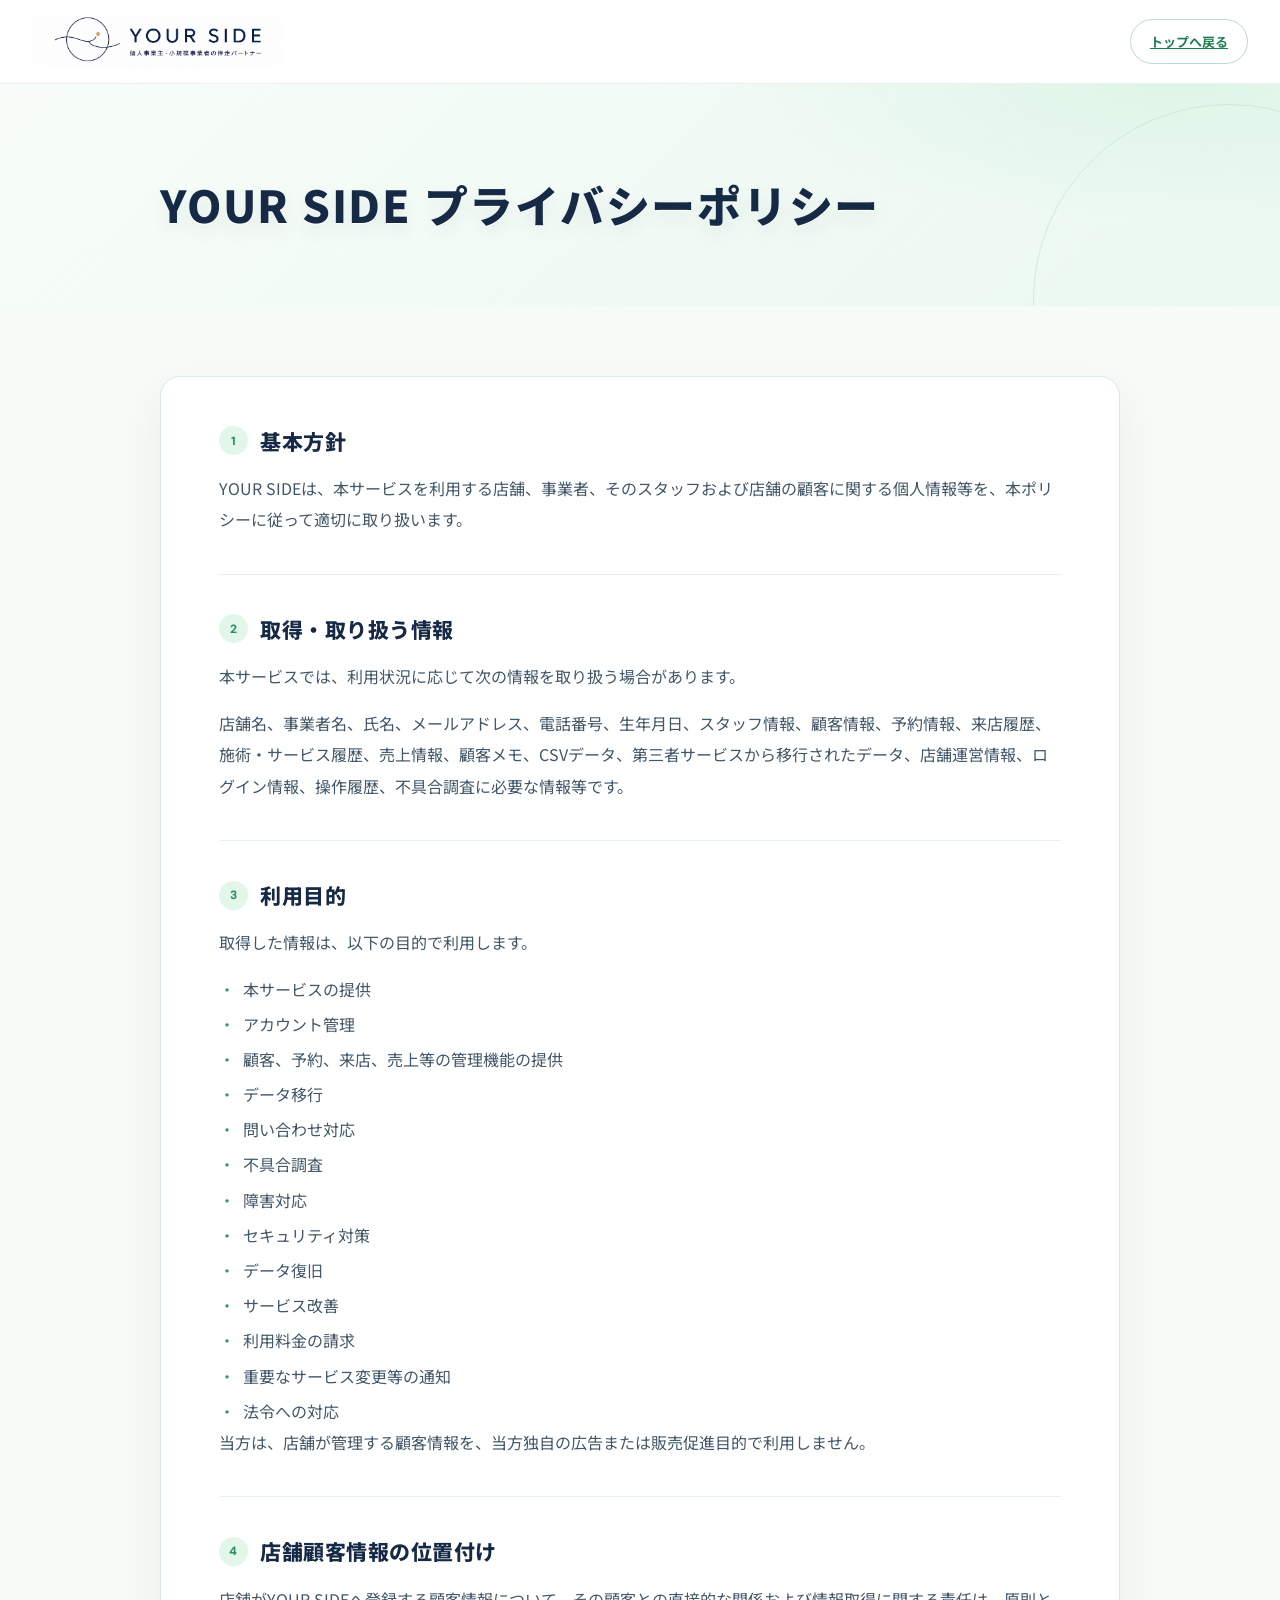
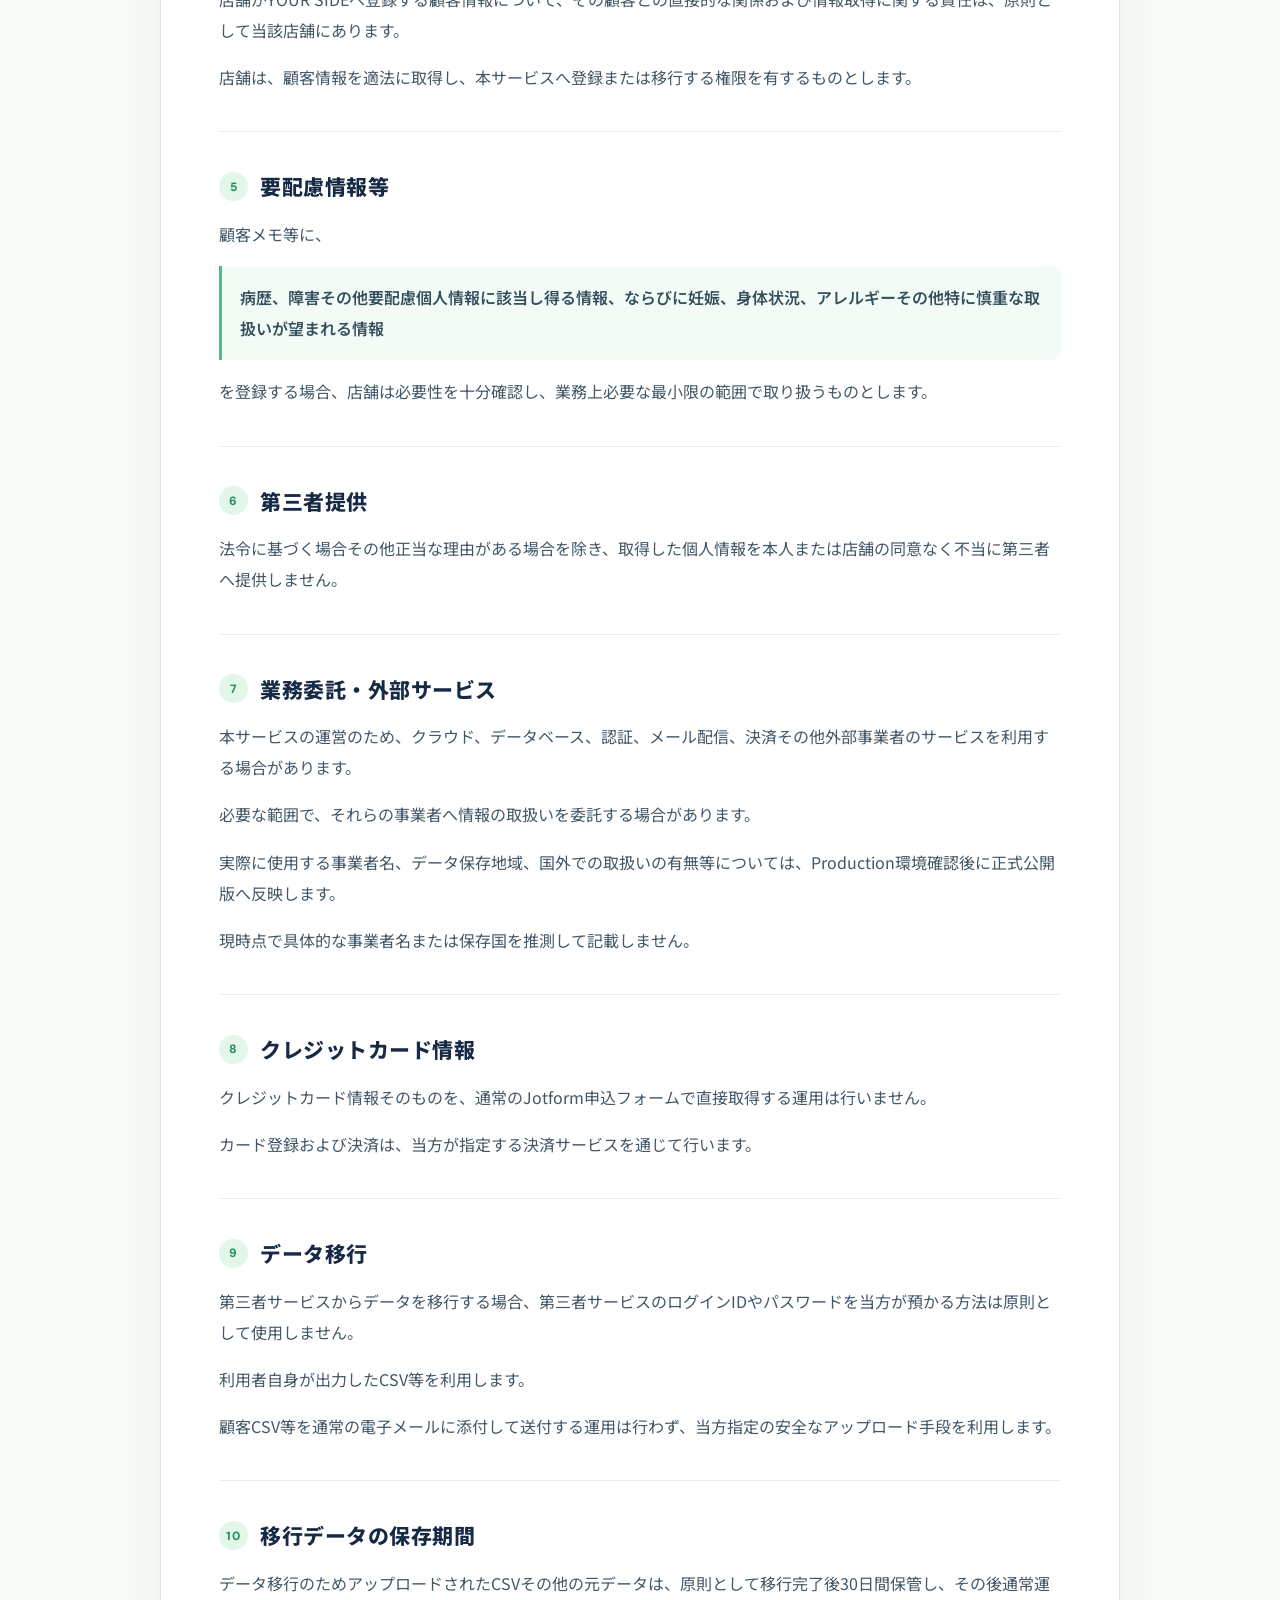
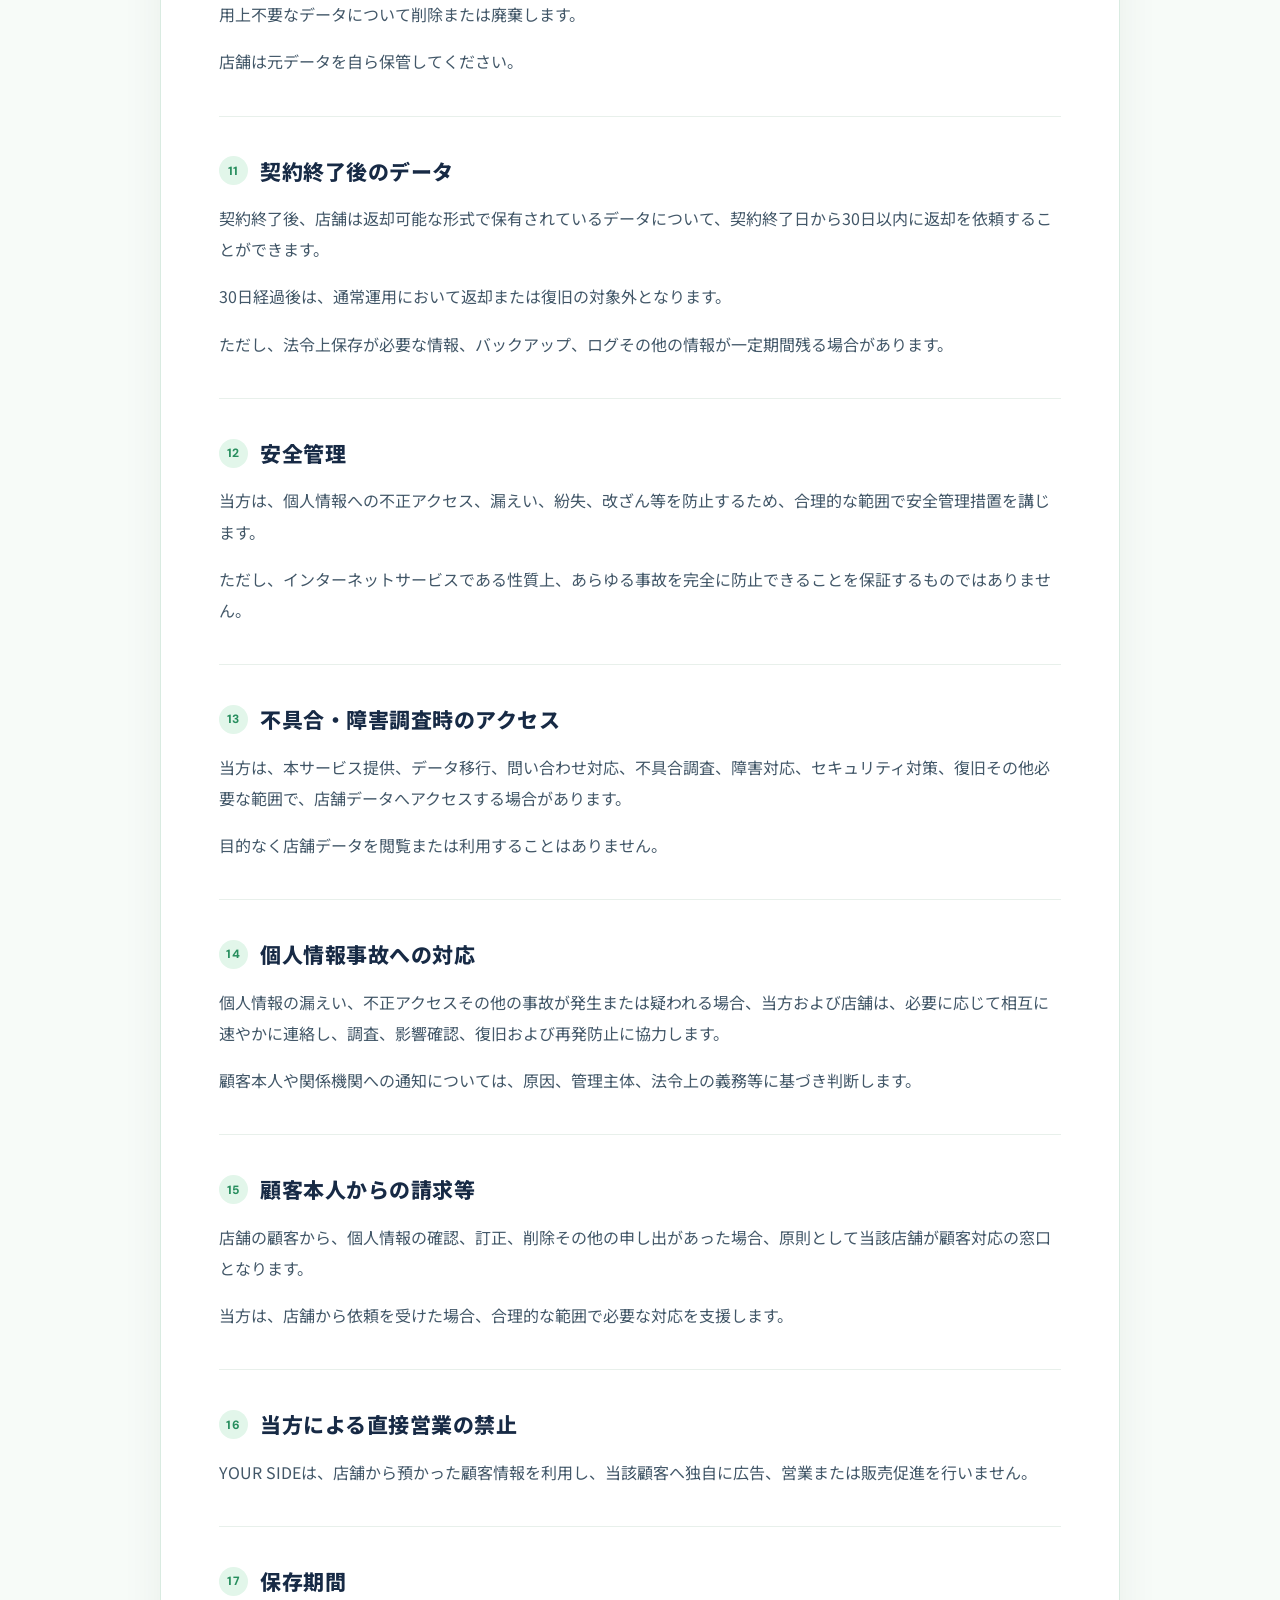
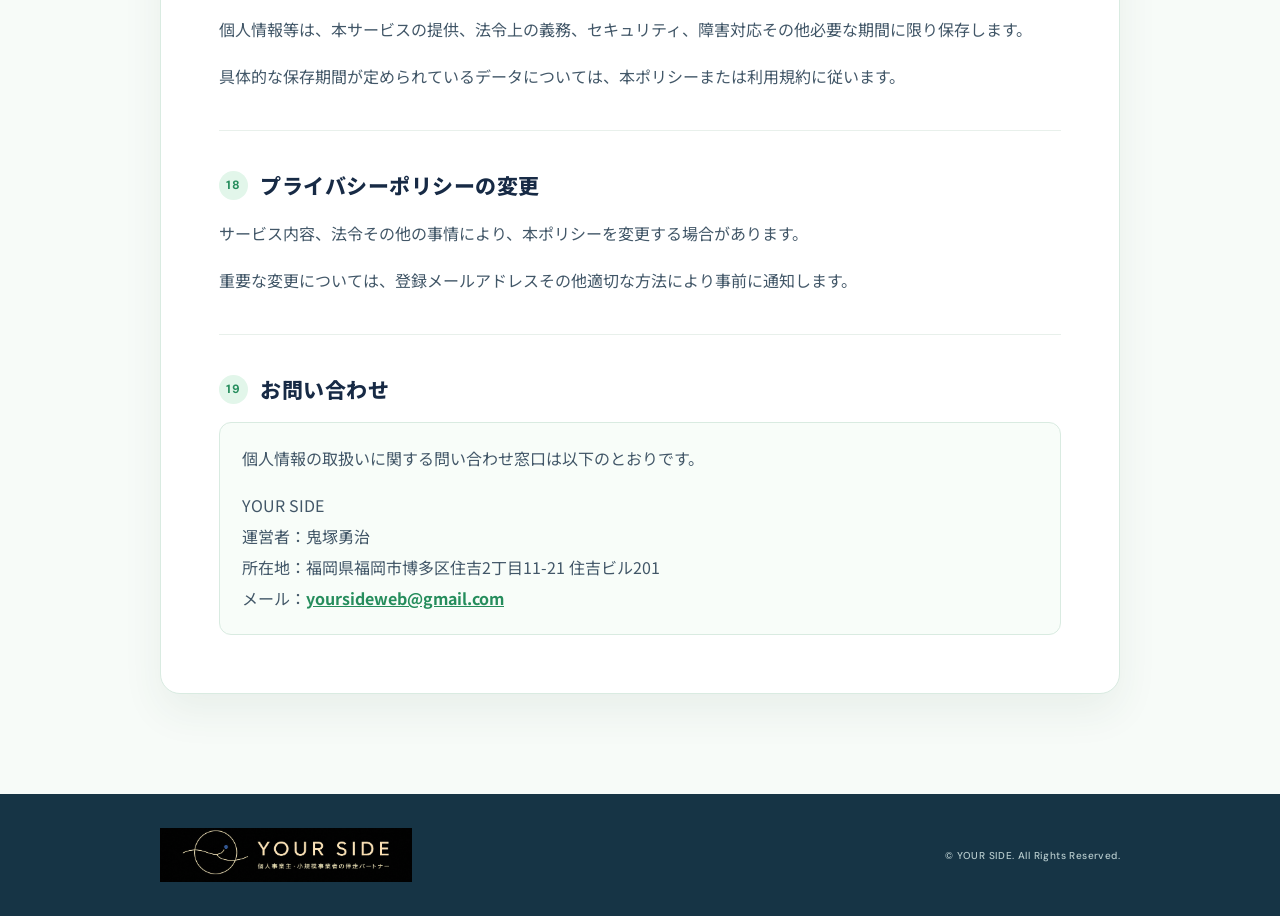
<file: privacy.html>
<!doctype html>
<html lang="ja">
<head>
  <meta charset="UTF-8">
  <meta name="viewport" content="width=device-width,initial-scale=1.0">
  <meta name="description" content="YOUR SIDE プライバシーポリシー">
  <title>YOUR SIDE | プライバシーポリシー</title>
  <link rel="preconnect" href="https://fonts.googleapis.com">
  <link rel="preconnect" href="https://fonts.gstatic.com" crossorigin>
  <link href="https://fonts.googleapis.com/css2?family=DM+Sans:wght@500;600;700&amp;family=Noto+Sans+JP:wght@400;500;600;700;800&amp;display=swap" rel="stylesheet">
  <link rel="stylesheet" href="privacy.css">
  <link rel="stylesheet" href="privacy-overrides.css">
</head>
<body>
  <header class="policy-header">
    <a class="policy-logo" href="index.html" aria-label="YOUR SIDE トップへ"><img src="assets/yourside-official-logo.png" alt="YOUR SIDE　個人事業主・小規模事業者の伴走パートナー"></a>
    <a class="back-link" href="index.html">トップへ戻る</a>
  </header>

  <main>
    <section class="policy-hero">
      <div class="policy-container">
        <h1>YOUR SIDE プライバシーポリシー</h1>
      </div>
    </section>

    <section class="policy-main">
      <div class="policy-container">
        <article class="policy-document">
          <section class="policy-section">
            <h2>基本方針</h2>
            <p>YOUR SIDEは、本サービスを利用する店舗、事業者、そのスタッフおよび店舗の顧客に関する個人情報等を、本ポリシーに従って適切に取り扱います。</p>
          </section>

          <section class="policy-section">
            <h2>取得・取り扱う情報</h2>
            <p>本サービスでは、利用状況に応じて次の情報を取り扱う場合があります。</p>
            <p>店舗名、事業者名、氏名、メールアドレス、電話番号、生年月日、スタッフ情報、顧客情報、予約情報、来店履歴、施術・サービス履歴、売上情報、顧客メモ、CSVデータ、第三者サービスから移行されたデータ、店舗運営情報、ログイン情報、操作履歴、不具合調査に必要な情報等です。</p>
          </section>

          <section class="policy-section">
            <h2>利用目的</h2>
            <p>取得した情報は、以下の目的で利用します。</p>
            <ul>
              <li>本サービスの提供</li><li>アカウント管理</li><li>顧客、予約、来店、売上等の管理機能の提供</li><li>データ移行</li><li>問い合わせ対応</li><li>不具合調査</li><li>障害対応</li><li>セキュリティ対策</li><li>データ復旧</li><li>サービス改善</li><li>利用料金の請求</li><li>重要なサービス変更等の通知</li><li>法令への対応</li>
            </ul>
            <p>当方は、店舗が管理する顧客情報を、当方独自の広告または販売促進目的で利用しません。</p>
          </section>

          <section class="policy-section">
            <h2>店舗顧客情報の位置付け</h2>
            <p>店舗がYOUR SIDEへ登録する顧客情報について、その顧客との直接的な関係および情報取得に関する責任は、原則として当該店舗にあります。</p>
            <p>店舗は、顧客情報を適法に取得し、本サービスへ登録または移行する権限を有するものとします。</p>
          </section>

          <section class="policy-section">
            <h2>要配慮情報等</h2>
            <p>顧客メモ等に、</p>
            <p class="policy-emphasis">病歴、障害その他要配慮個人情報に該当し得る情報、ならびに妊娠、身体状況、アレルギーその他特に慎重な取扱いが望まれる情報</p>
            <p>を登録する場合、店舗は必要性を十分確認し、業務上必要な最小限の範囲で取り扱うものとします。</p>
          </section>

          <section class="policy-section">
            <h2>第三者提供</h2>
            <p>法令に基づく場合その他正当な理由がある場合を除き、取得した個人情報を本人または店舗の同意なく不当に第三者へ提供しません。</p>
          </section>

          <section class="policy-section">
            <h2>業務委託・外部サービス</h2>
            <p>本サービスの運営のため、クラウド、データベース、認証、メール配信、決済その他外部事業者のサービスを利用する場合があります。</p>
            <p>必要な範囲で、それらの事業者へ情報の取扱いを委託する場合があります。</p>
            <p>実際に使用する事業者名、データ保存地域、国外での取扱いの有無等については、Production環境確認後に正式公開版へ反映します。</p>
            <p>現時点で具体的な事業者名または保存国を推測して記載しません。</p>
          </section>

          <section class="policy-section">
            <h2>クレジットカード情報</h2>
            <p>クレジットカード情報そのものを、通常のJotform申込フォームで直接取得する運用は行いません。</p>
            <p>カード登録および決済は、当方が指定する決済サービスを通じて行います。</p>
          </section>

          <section class="policy-section">
            <h2>データ移行</h2>
            <p>第三者サービスからデータを移行する場合、第三者サービスのログインIDやパスワードを当方が預かる方法は原則として使用しません。</p>
            <p>利用者自身が出力したCSV等を利用します。</p>
            <p>顧客CSV等を通常の電子メールに添付して送付する運用は行わず、当方指定の安全なアップロード手段を利用します。</p>
          </section>

          <section class="policy-section">
            <h2>移行データの保存期間</h2>
            <p>データ移行のためアップロードされたCSVその他の元データは、原則として移行完了後30日間保管し、その後通常運用上不要なデータについて削除または廃棄します。</p>
            <p>店舗は元データを自ら保管してください。</p>
          </section>

          <section class="policy-section">
            <h2>契約終了後のデータ</h2>
            <p>契約終了後、店舗は返却可能な形式で保有されているデータについて、契約終了日から30日以内に返却を依頼することができます。</p>
            <p>30日経過後は、通常運用において返却または復旧の対象外となります。</p>
            <p>ただし、法令上保存が必要な情報、バックアップ、ログその他の情報が一定期間残る場合があります。</p>
          </section>

          <section class="policy-section">
            <h2>安全管理</h2>
            <p>当方は、個人情報への不正アクセス、漏えい、紛失、改ざん等を防止するため、合理的な範囲で安全管理措置を講じます。</p>
            <p>ただし、インターネットサービスである性質上、あらゆる事故を完全に防止できることを保証するものではありません。</p>
          </section>

          <section class="policy-section">
            <h2>不具合・障害調査時のアクセス</h2>
            <p>当方は、本サービス提供、データ移行、問い合わせ対応、不具合調査、障害対応、セキュリティ対策、復旧その他必要な範囲で、店舗データへアクセスする場合があります。</p>
            <p>目的なく店舗データを閲覧または利用することはありません。</p>
          </section>

          <section class="policy-section">
            <h2>個人情報事故への対応</h2>
            <p>個人情報の漏えい、不正アクセスその他の事故が発生または疑われる場合、当方および店舗は、必要に応じて相互に速やかに連絡し、調査、影響確認、復旧および再発防止に協力します。</p>
            <p>顧客本人や関係機関への通知については、原因、管理主体、法令上の義務等に基づき判断します。</p>
          </section>

          <section class="policy-section">
            <h2>顧客本人からの請求等</h2>
            <p>店舗の顧客から、個人情報の確認、訂正、削除その他の申し出があった場合、原則として当該店舗が顧客対応の窓口となります。</p>
            <p>当方は、店舗から依頼を受けた場合、合理的な範囲で必要な対応を支援します。</p>
          </section>

          <section class="policy-section">
            <h2>当方による直接営業の禁止</h2>
            <p>YOUR SIDEは、店舗から預かった顧客情報を利用し、当該顧客へ独自に広告、営業または販売促進を行いません。</p>
          </section>

          <section class="policy-section">
            <h2>保存期間</h2>
            <p>個人情報等は、本サービスの提供、法令上の義務、セキュリティ、障害対応その他必要な期間に限り保存します。</p>
            <p>具体的な保存期間が定められているデータについては、本ポリシーまたは利用規約に従います。</p>
          </section>

          <section class="policy-section">
            <h2>プライバシーポリシーの変更</h2>
            <p>サービス内容、法令その他の事情により、本ポリシーを変更する場合があります。</p>
            <p>重要な変更については、登録メールアドレスその他適切な方法により事前に通知します。</p>
          </section>

          <section class="policy-section">
            <h2>お問い合わせ</h2>
            <div class="policy-contact">
              <p>個人情報の取扱いに関する問い合わせ窓口は以下のとおりです。</p>
              <p>YOUR SIDE<br>運営者：鬼塚勇治<br>所在地：福岡県福岡市博多区住吉2丁目11-21 住吉ビル201<br>メール：<a href="mailto:yoursideweb@gmail.com">yoursideweb@gmail.com</a></p>
            </div>
          </section>
        </article>
      </div>
    </section>
  </main>

  <footer class="policy-footer">
    <div class="policy-container">
      <a class="policy-logo" href="index.html" aria-label="YOUR SIDE トップへ"><img src="assets/yourside-official-logo.png" alt="YOUR SIDE　個人事業主・小規模事業者の伴走パートナー"></a>
      <small>© YOUR SIDE. All Rights Reserved.</small>
    </div>
  </footer>
</body>
</html>
</file>
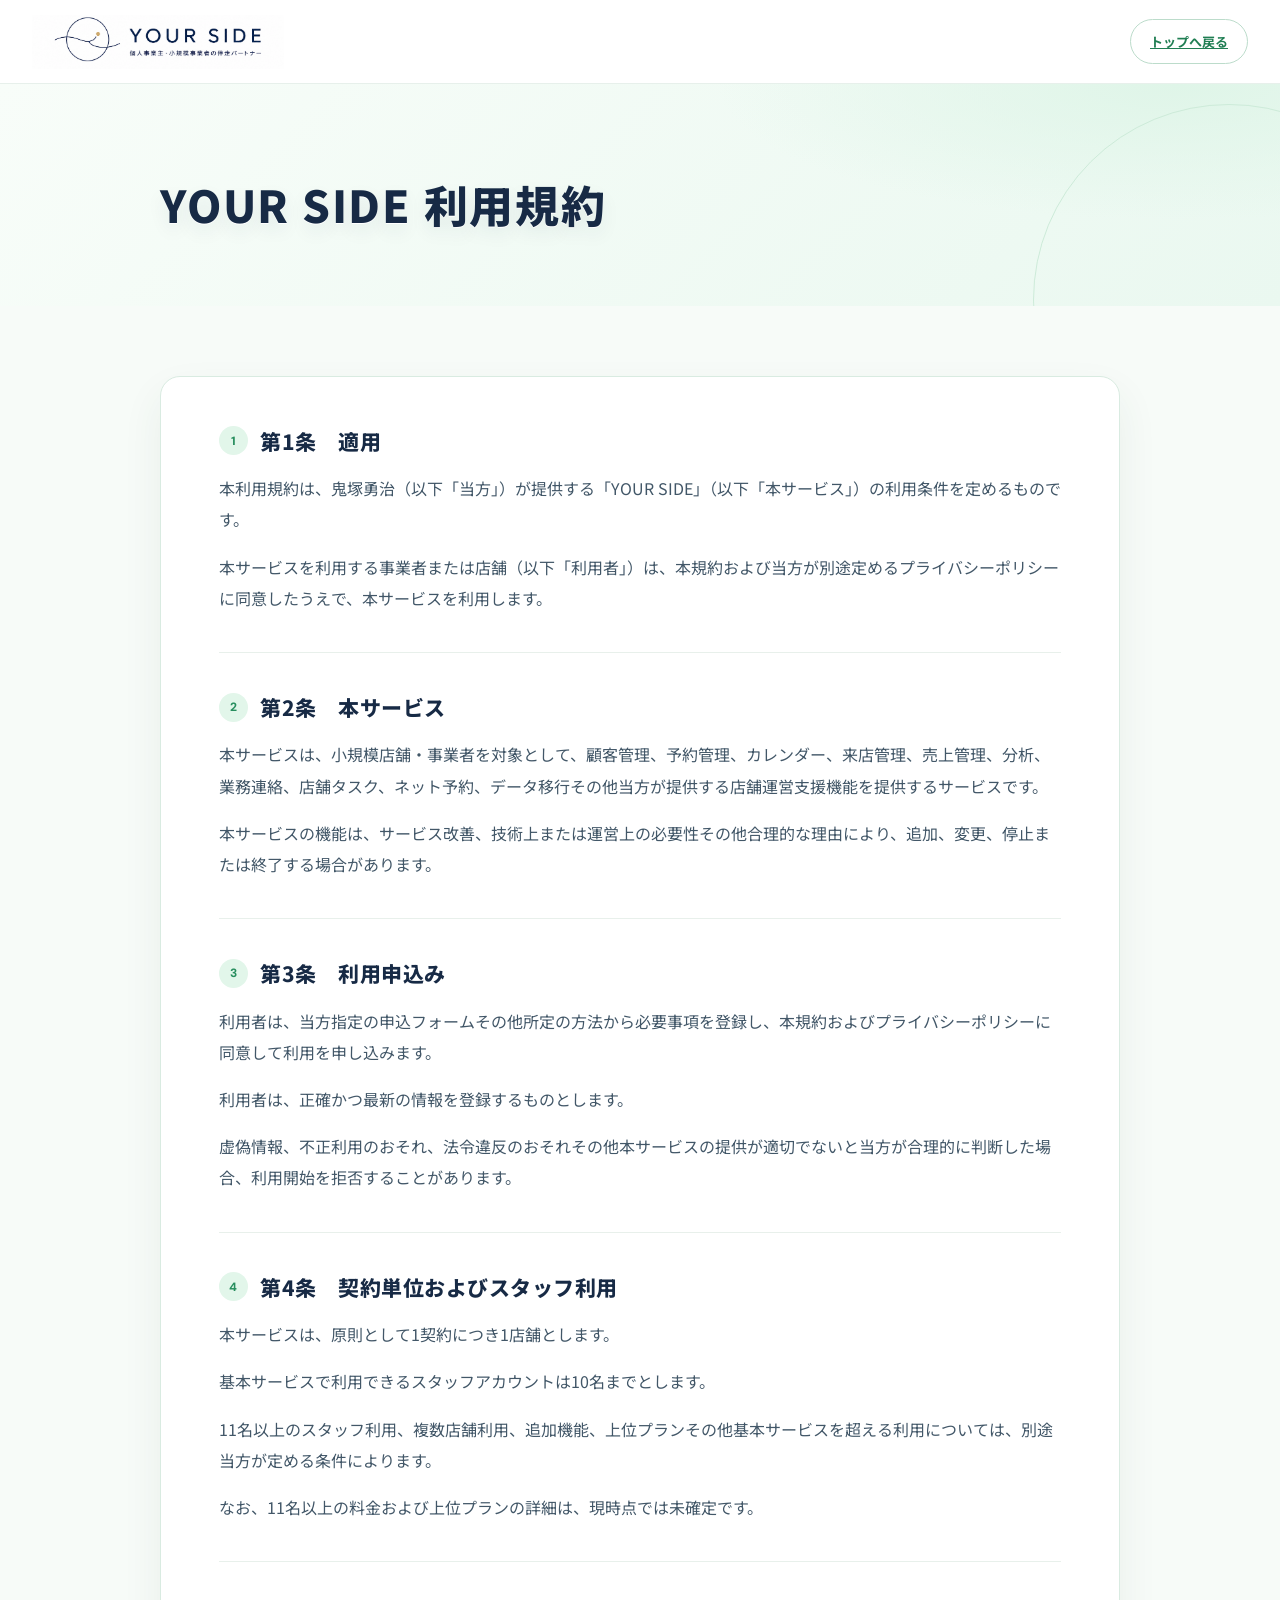
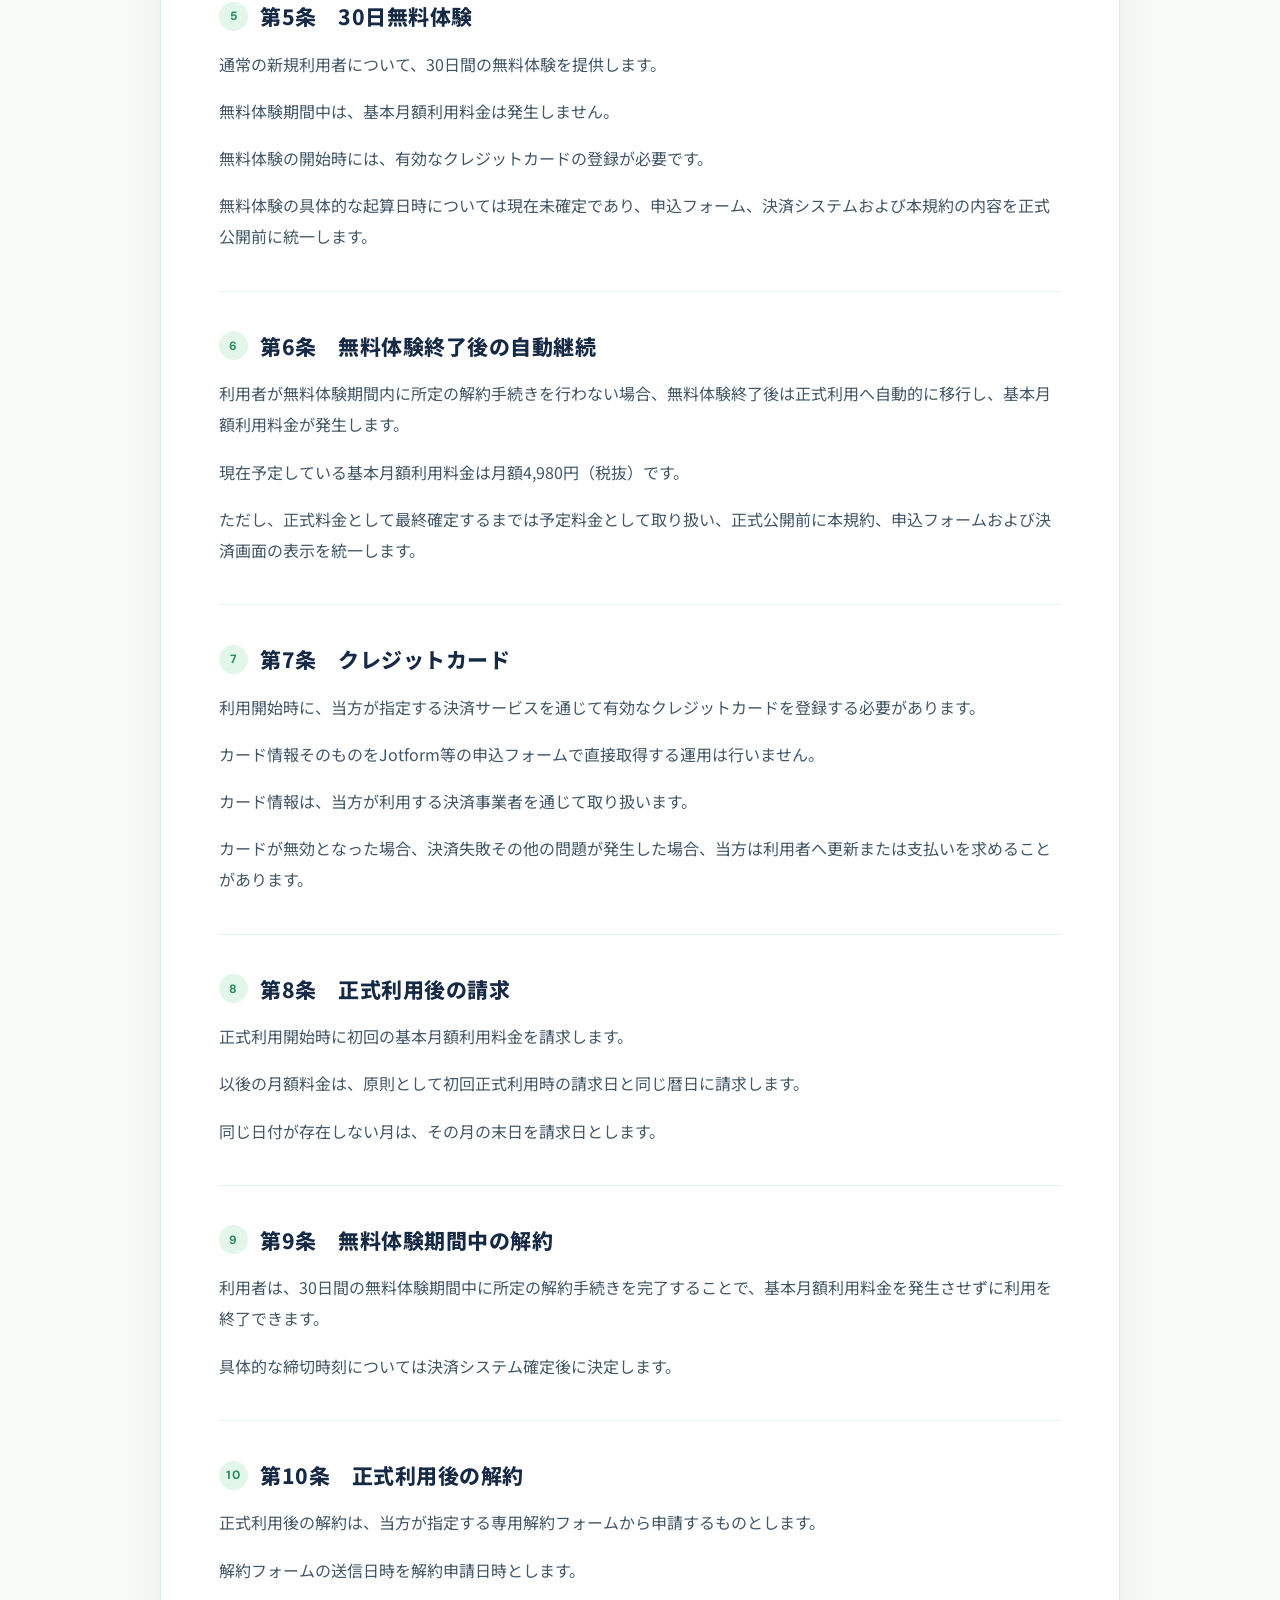
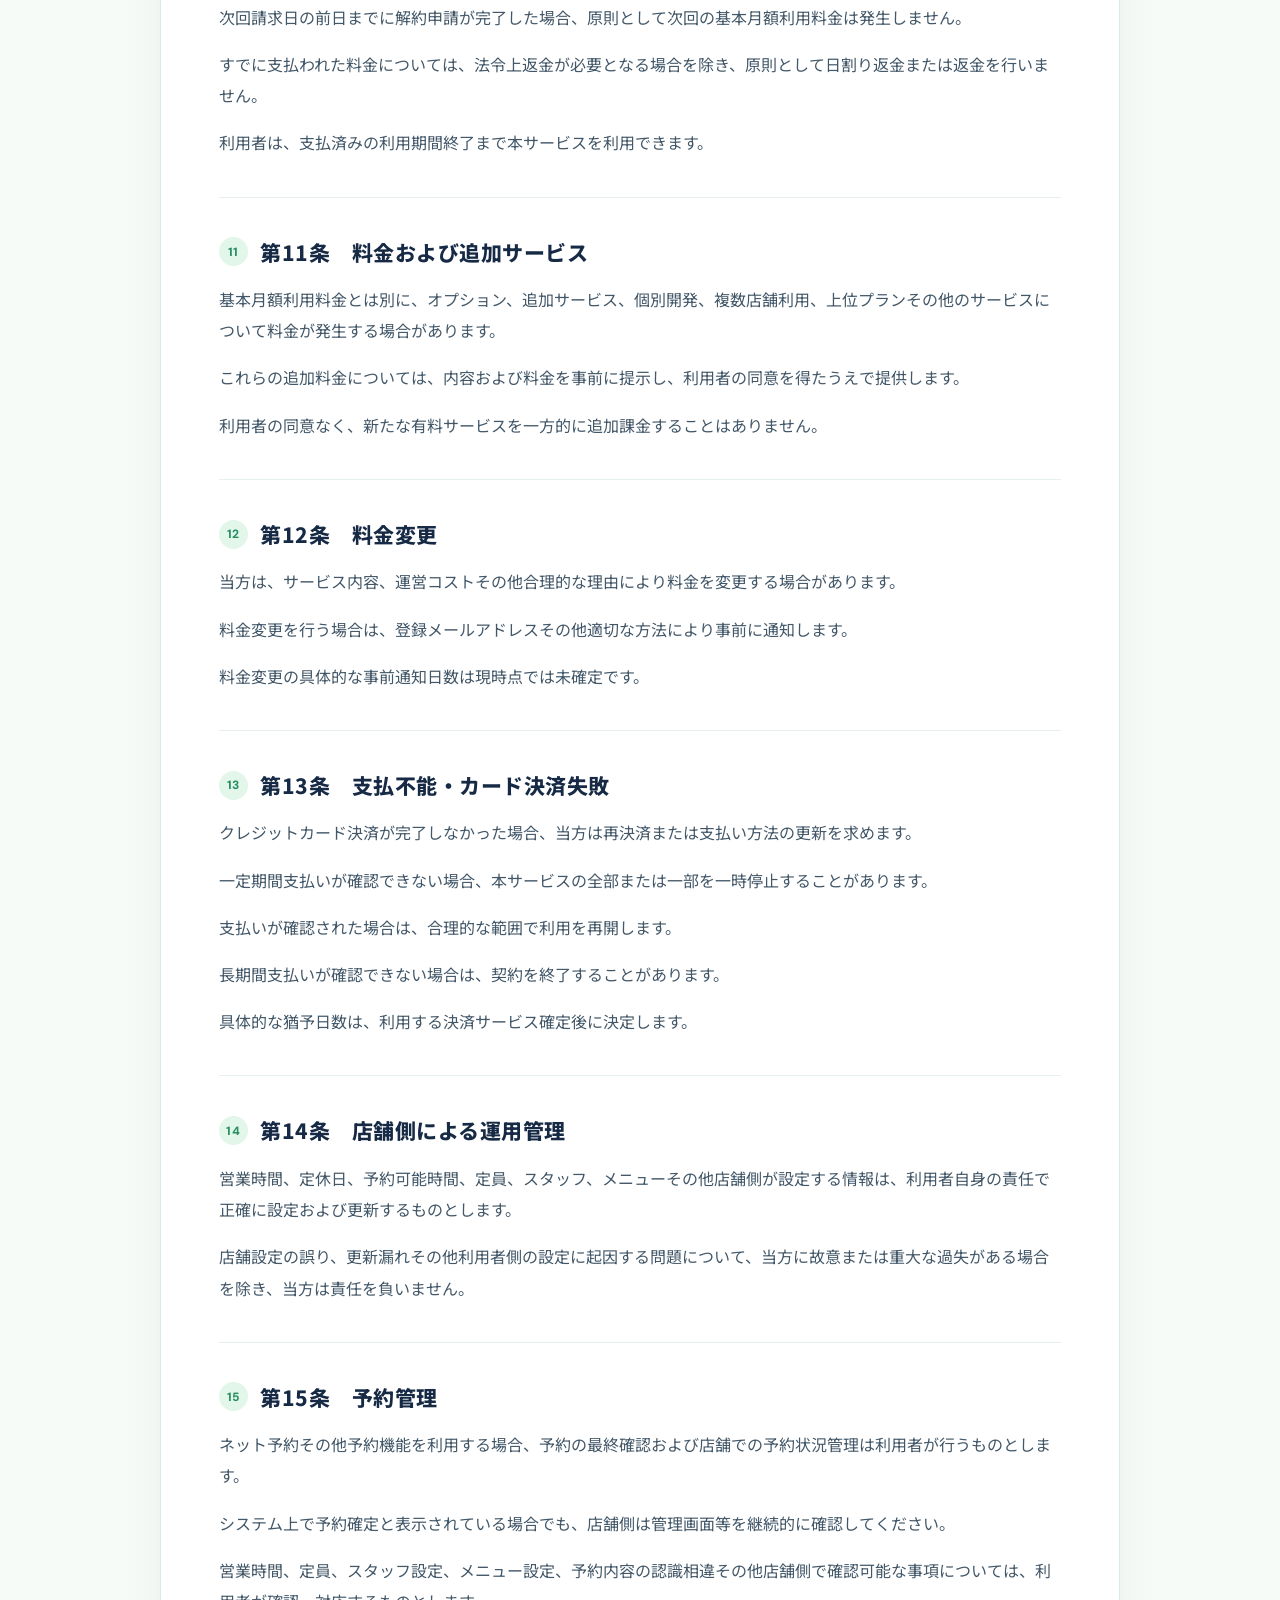
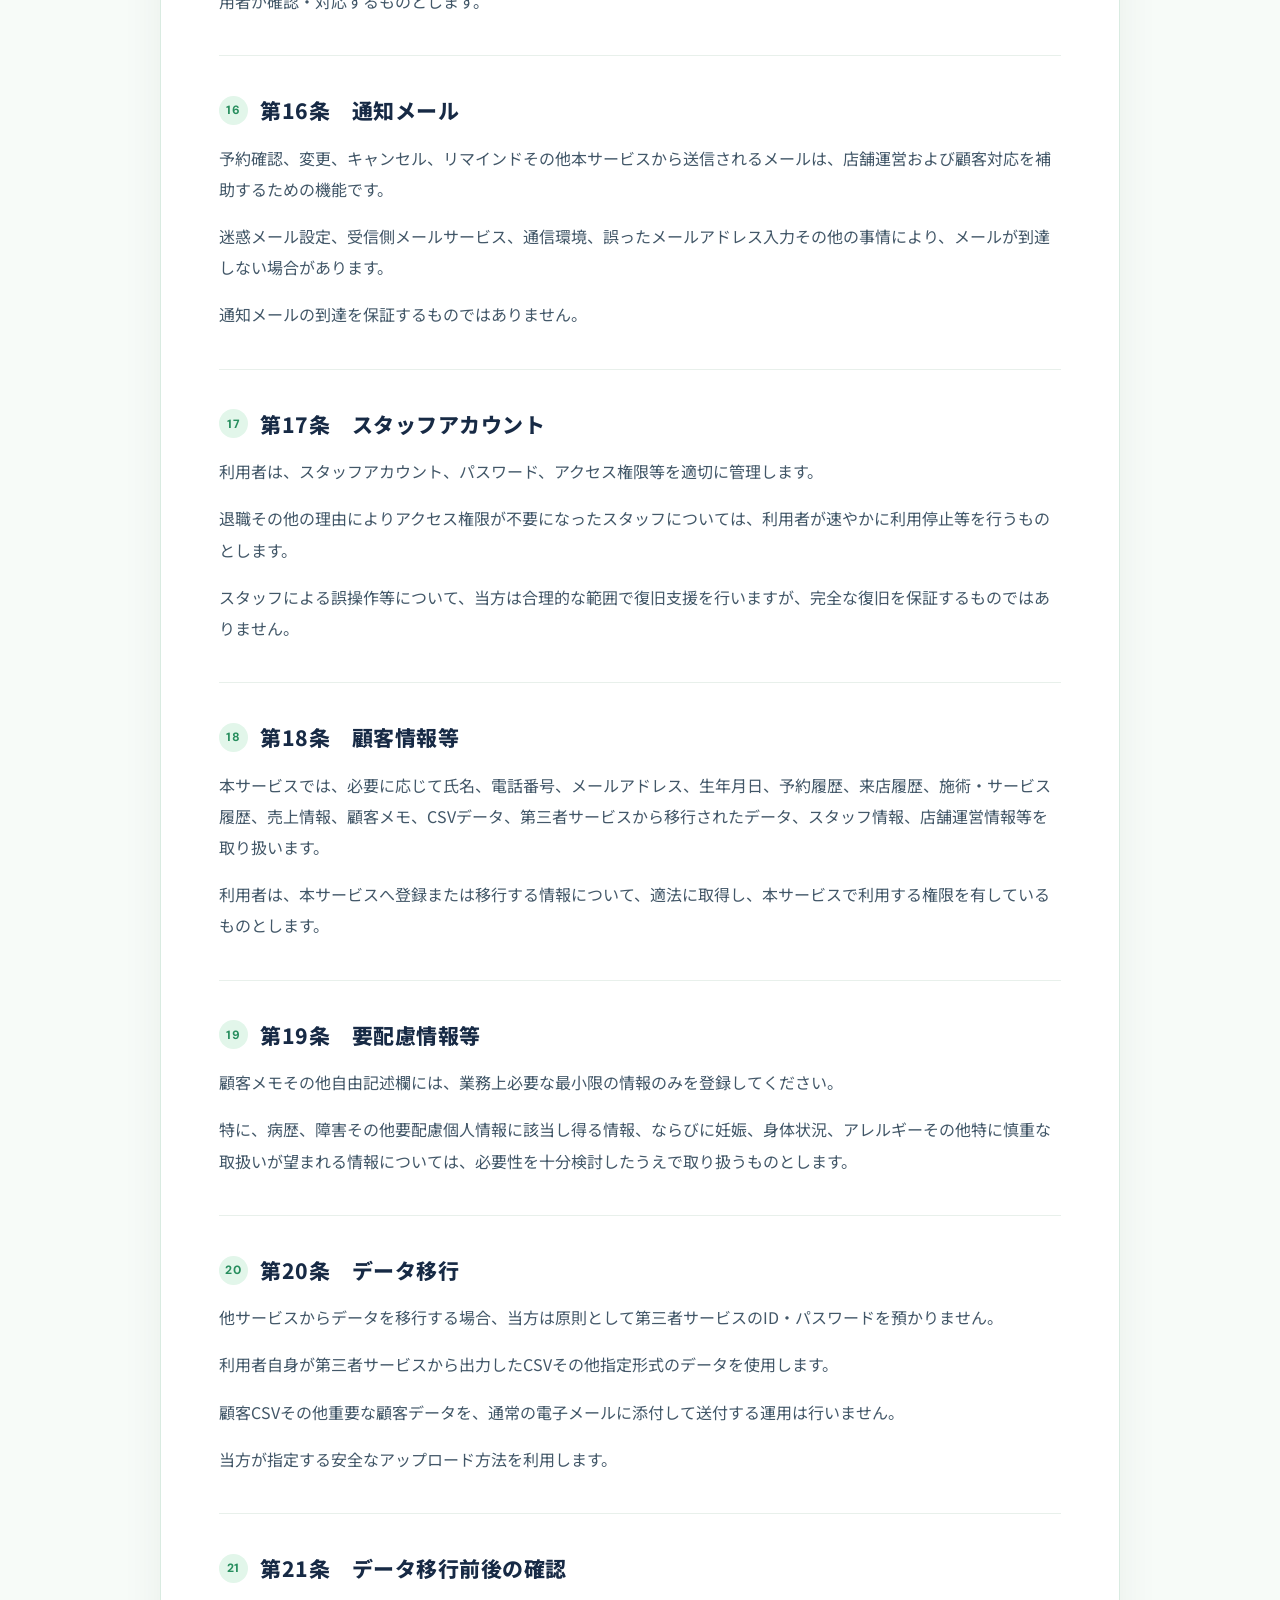
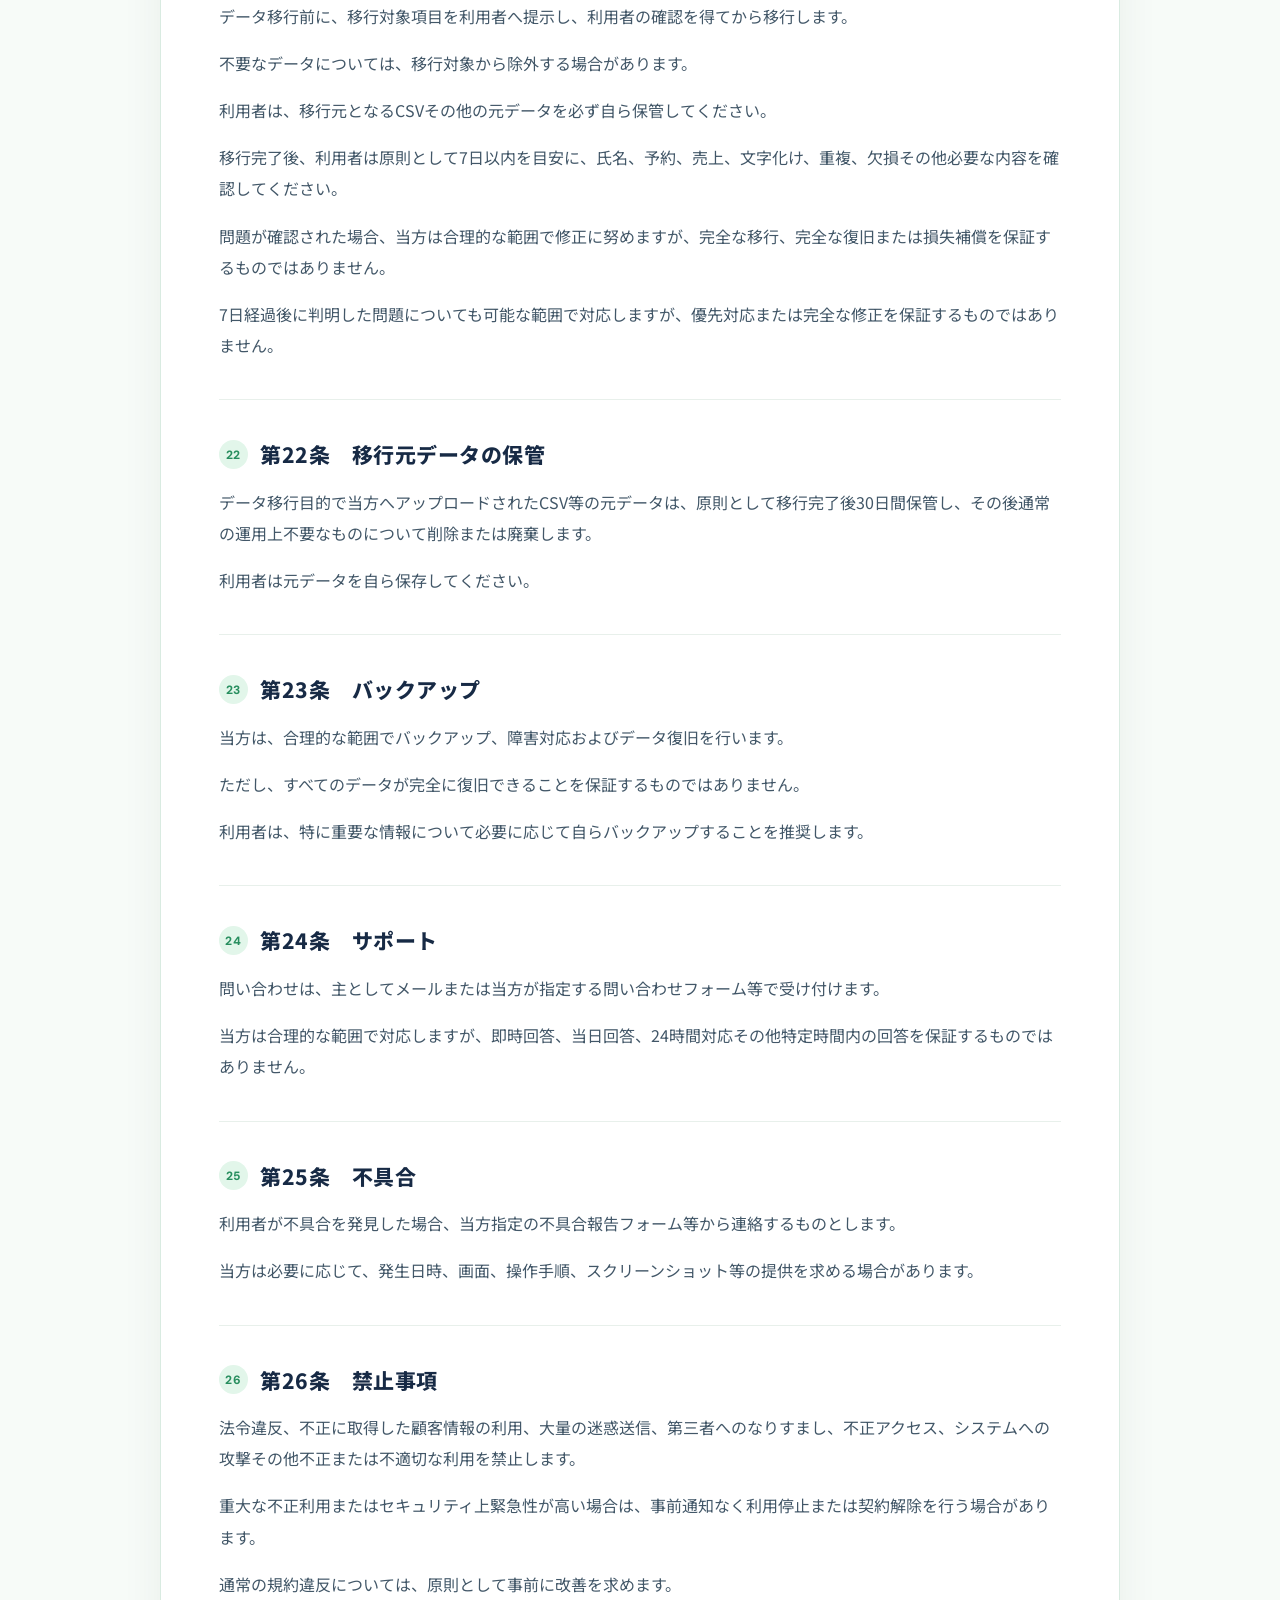
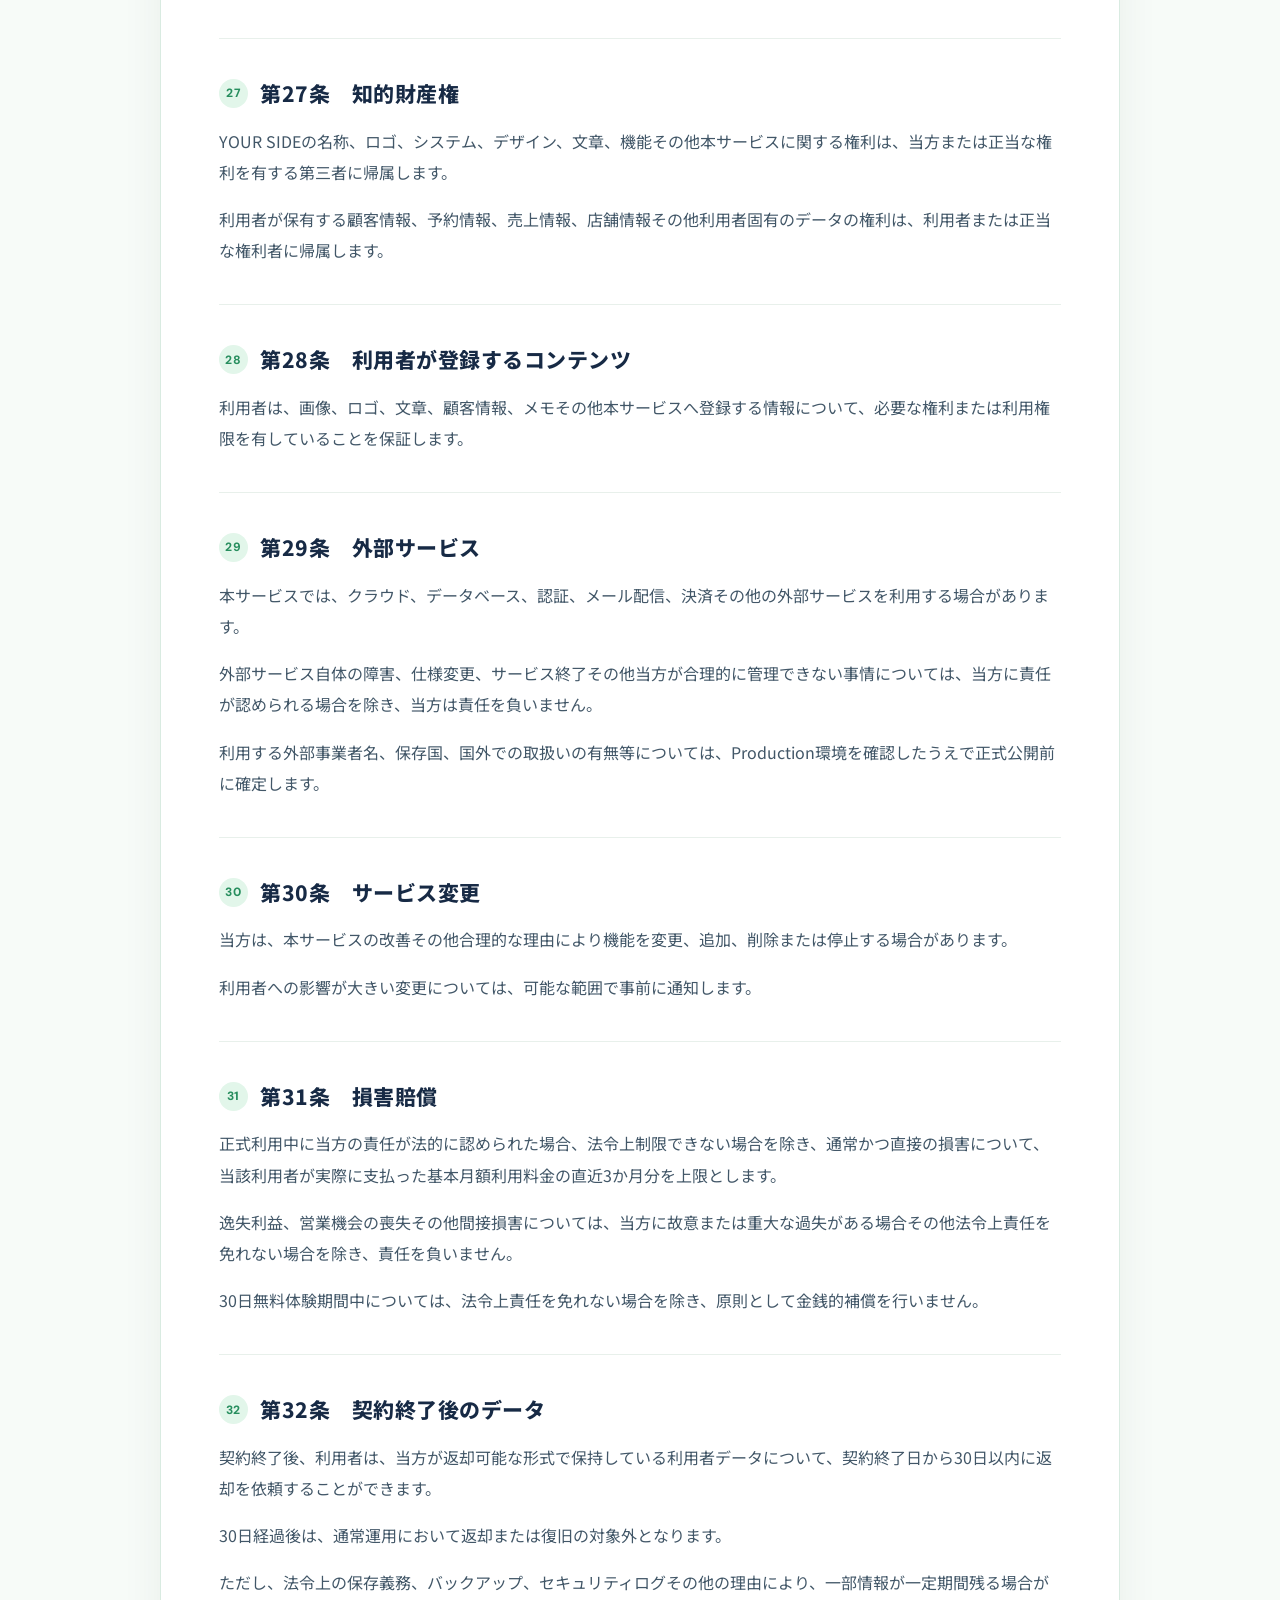
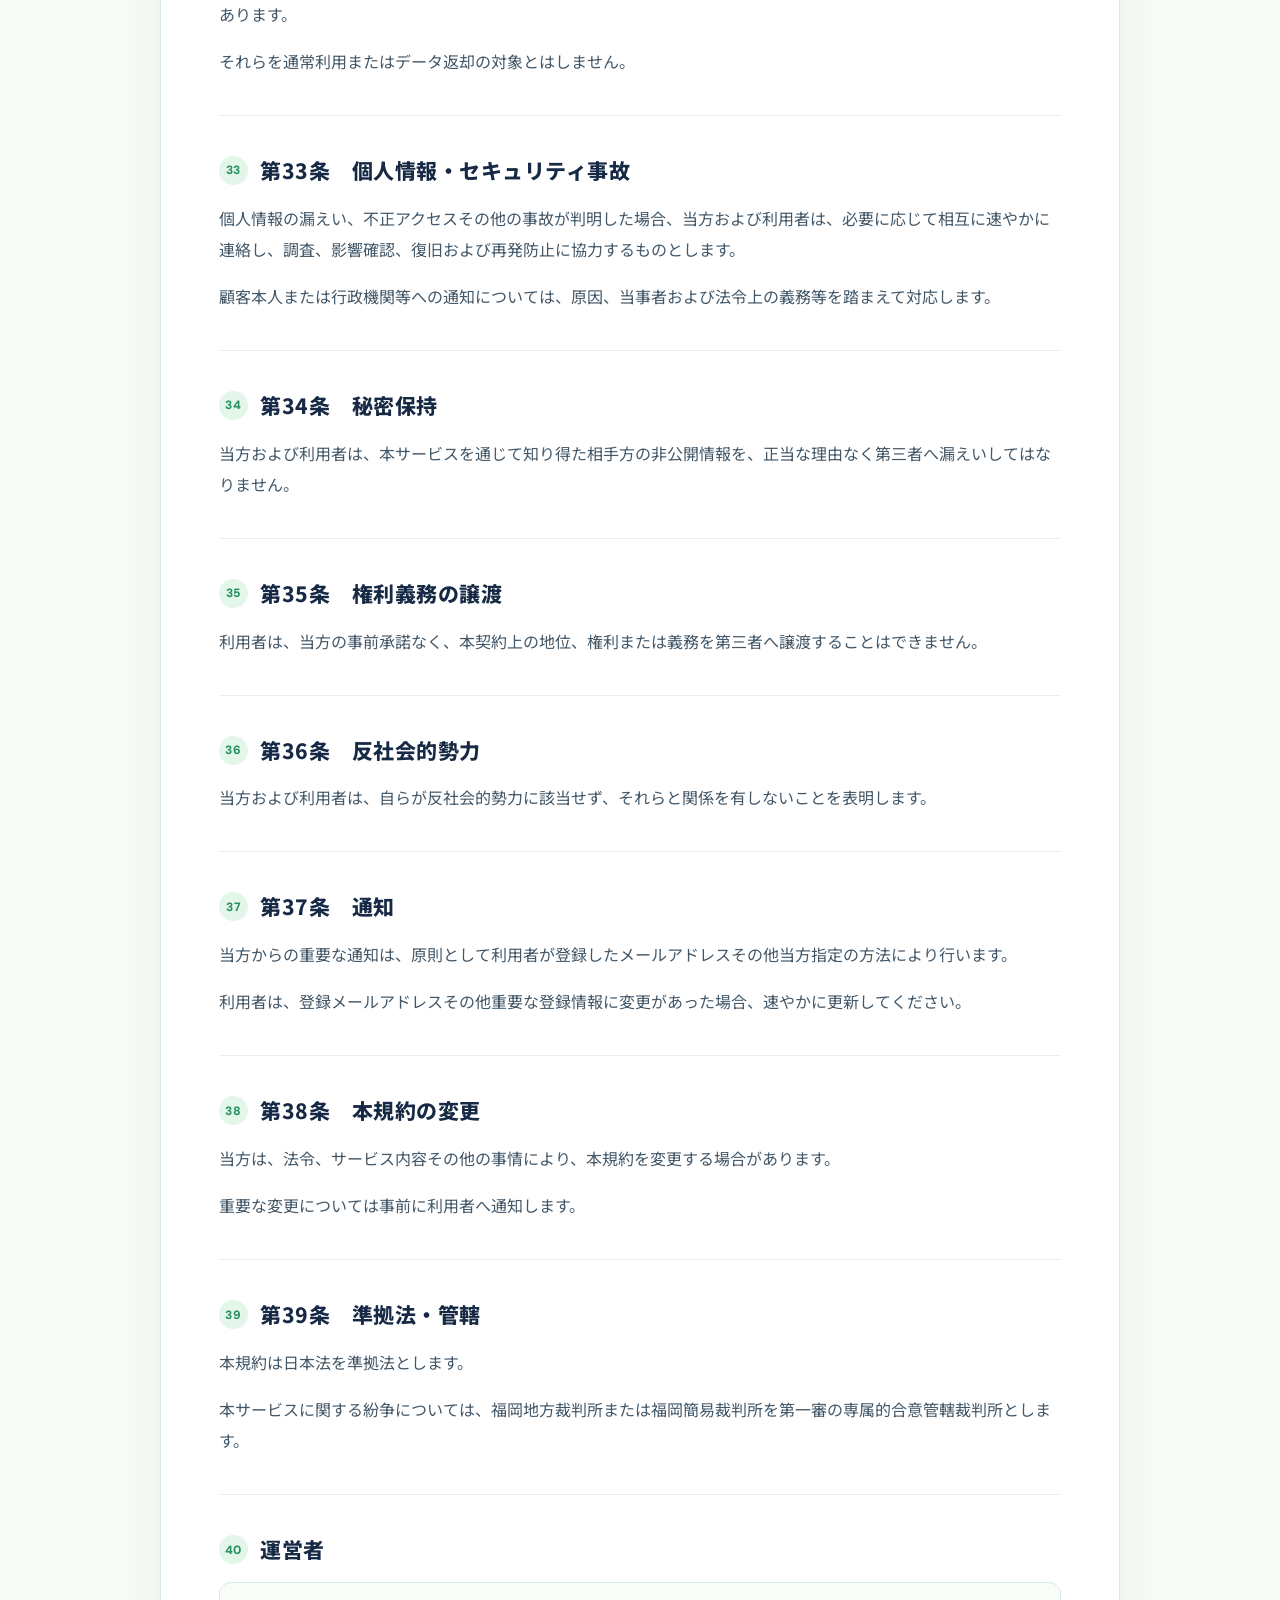
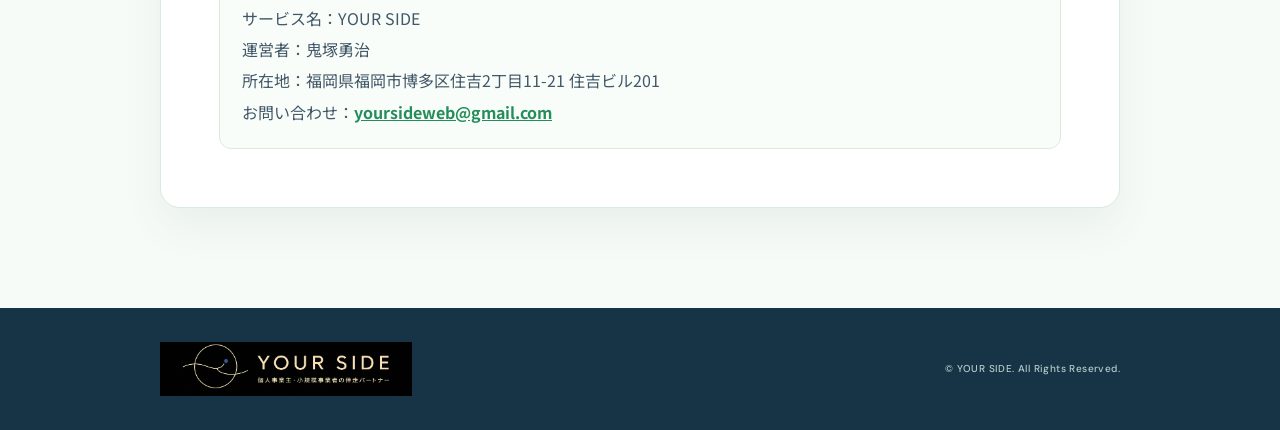
<file: terms.html>
<!doctype html>
<html lang="ja">
<head>
  <meta charset="UTF-8">
  <meta name="viewport" content="width=device-width,initial-scale=1.0">
  <meta name="description" content="YOUR SIDE 利用規約">
  <title>YOUR SIDE | 利用規約</title>
  <link rel="preconnect" href="https://fonts.googleapis.com">
  <link rel="preconnect" href="https://fonts.gstatic.com" crossorigin>
  <link href="https://fonts.googleapis.com/css2?family=DM+Sans:wght@500;600;700&amp;family=Noto+Sans+JP:wght@400;500;600;700;800&amp;display=swap" rel="stylesheet">
  <link rel="stylesheet" href="privacy.css">
  <link rel="stylesheet" href="privacy-overrides.css">
</head>
<body>
  <header class="policy-header">
    <a class="policy-logo" href="index.html" aria-label="YOUR SIDE トップへ"><img src="assets/yourside-official-logo.png" alt="YOUR SIDE　個人事業主・小規模事業者の伴走パートナー"></a>
    <a class="back-link" href="index.html">トップへ戻る</a>
  </header>
  <main>
    <section class="policy-hero"><div class="policy-container"><h1>YOUR SIDE 利用規約</h1></div></section>
    <section class="policy-main"><div class="policy-container"><article class="policy-document">
      <section class="policy-section"><h2>第1条　適用</h2><p>本利用規約は、鬼塚勇治（以下「当方」）が提供する「YOUR SIDE」（以下「本サービス」）の利用条件を定めるものです。</p><p>本サービスを利用する事業者または店舗（以下「利用者」）は、本規約および当方が別途定めるプライバシーポリシーに同意したうえで、本サービスを利用します。</p></section>
      <section class="policy-section"><h2>第2条　本サービス</h2><p>本サービスは、小規模店舗・事業者を対象として、顧客管理、予約管理、カレンダー、来店管理、売上管理、分析、業務連絡、店舗タスク、ネット予約、データ移行その他当方が提供する店舗運営支援機能を提供するサービスです。</p><p>本サービスの機能は、サービス改善、技術上または運営上の必要性その他合理的な理由により、追加、変更、停止または終了する場合があります。</p></section>
      <section class="policy-section"><h2>第3条　利用申込み</h2><p>利用者は、当方指定の申込フォームその他所定の方法から必要事項を登録し、本規約およびプライバシーポリシーに同意して利用を申し込みます。</p><p>利用者は、正確かつ最新の情報を登録するものとします。</p><p>虚偽情報、不正利用のおそれ、法令違反のおそれその他本サービスの提供が適切でないと当方が合理的に判断した場合、利用開始を拒否することがあります。</p></section>
      <section class="policy-section"><h2>第4条　契約単位およびスタッフ利用</h2><p>本サービスは、原則として1契約につき1店舗とします。</p><p>基本サービスで利用できるスタッフアカウントは10名までとします。</p><p>11名以上のスタッフ利用、複数店舗利用、追加機能、上位プランその他基本サービスを超える利用については、別途当方が定める条件によります。</p><p>なお、11名以上の料金および上位プランの詳細は、現時点では未確定です。</p></section>
      <section class="policy-section"><h2>第5条　30日無料体験</h2><p>通常の新規利用者について、30日間の無料体験を提供します。</p><p>無料体験期間中は、基本月額利用料金は発生しません。</p><p>無料体験の開始時には、有効なクレジットカードの登録が必要です。</p><p>無料体験の具体的な起算日時については現在未確定であり、申込フォーム、決済システムおよび本規約の内容を正式公開前に統一します。</p></section>
      <section class="policy-section"><h2>第6条　無料体験終了後の自動継続</h2><p>利用者が無料体験期間内に所定の解約手続きを行わない場合、無料体験終了後は正式利用へ自動的に移行し、基本月額利用料金が発生します。</p><p>現在予定している基本月額利用料金は月額4,980円（税抜）です。</p><p>ただし、正式料金として最終確定するまでは予定料金として取り扱い、正式公開前に本規約、申込フォームおよび決済画面の表示を統一します。</p></section>
      <section class="policy-section"><h2>第7条　クレジットカード</h2><p>利用開始時に、当方が指定する決済サービスを通じて有効なクレジットカードを登録する必要があります。</p><p>カード情報そのものをJotform等の申込フォームで直接取得する運用は行いません。</p><p>カード情報は、当方が利用する決済事業者を通じて取り扱います。</p><p>カードが無効となった場合、決済失敗その他の問題が発生した場合、当方は利用者へ更新または支払いを求めることがあります。</p></section>
      <section class="policy-section"><h2>第8条　正式利用後の請求</h2><p>正式利用開始時に初回の基本月額利用料金を請求します。</p><p>以後の月額料金は、原則として初回正式利用時の請求日と同じ暦日に請求します。</p><p>同じ日付が存在しない月は、その月の末日を請求日とします。</p></section>
      <section class="policy-section"><h2>第9条　無料体験期間中の解約</h2><p>利用者は、30日間の無料体験期間中に所定の解約手続きを完了することで、基本月額利用料金を発生させずに利用を終了できます。</p><p>具体的な締切時刻については決済システム確定後に決定します。</p></section>
      <section class="policy-section"><h2>第10条　正式利用後の解約</h2><p>正式利用後の解約は、当方が指定する専用解約フォームから申請するものとします。</p><p>解約フォームの送信日時を解約申請日時とします。</p><p>次回請求日の前日までに解約申請が完了した場合、原則として次回の基本月額利用料金は発生しません。</p><p>すでに支払われた料金については、法令上返金が必要となる場合を除き、原則として日割り返金または返金を行いません。</p><p>利用者は、支払済みの利用期間終了まで本サービスを利用できます。</p></section>
      <section class="policy-section"><h2>第11条　料金および追加サービス</h2><p>基本月額利用料金とは別に、オプション、追加サービス、個別開発、複数店舗利用、上位プランその他のサービスについて料金が発生する場合があります。</p><p>これらの追加料金については、内容および料金を事前に提示し、利用者の同意を得たうえで提供します。</p><p>利用者の同意なく、新たな有料サービスを一方的に追加課金することはありません。</p></section>
      <section class="policy-section"><h2>第12条　料金変更</h2><p>当方は、サービス内容、運営コストその他合理的な理由により料金を変更する場合があります。</p><p>料金変更を行う場合は、登録メールアドレスその他適切な方法により事前に通知します。</p><p>料金変更の具体的な事前通知日数は現時点では未確定です。</p></section>
      <section class="policy-section"><h2>第13条　支払不能・カード決済失敗</h2><p>クレジットカード決済が完了しなかった場合、当方は再決済または支払い方法の更新を求めます。</p><p>一定期間支払いが確認できない場合、本サービスの全部または一部を一時停止することがあります。</p><p>支払いが確認された場合は、合理的な範囲で利用を再開します。</p><p>長期間支払いが確認できない場合は、契約を終了することがあります。</p><p>具体的な猶予日数は、利用する決済サービス確定後に決定します。</p></section>
      <section class="policy-section"><h2>第14条　店舗側による運用管理</h2><p>営業時間、定休日、予約可能時間、定員、スタッフ、メニューその他店舗側が設定する情報は、利用者自身の責任で正確に設定および更新するものとします。</p><p>店舗設定の誤り、更新漏れその他利用者側の設定に起因する問題について、当方に故意または重大な過失がある場合を除き、当方は責任を負いません。</p></section>
      <section class="policy-section"><h2>第15条　予約管理</h2><p>ネット予約その他予約機能を利用する場合、予約の最終確認および店舗での予約状況管理は利用者が行うものとします。</p><p>システム上で予約確定と表示されている場合でも、店舗側は管理画面等を継続的に確認してください。</p><p>営業時間、定員、スタッフ設定、メニュー設定、予約内容の認識相違その他店舗側で確認可能な事項については、利用者が確認・対応するものとします。</p></section>
      <section class="policy-section"><h2>第16条　通知メール</h2><p>予約確認、変更、キャンセル、リマインドその他本サービスから送信されるメールは、店舗運営および顧客対応を補助するための機能です。</p><p>迷惑メール設定、受信側メールサービス、通信環境、誤ったメールアドレス入力その他の事情により、メールが到達しない場合があります。</p><p>通知メールの到達を保証するものではありません。</p></section>
      <section class="policy-section"><h2>第17条　スタッフアカウント</h2><p>利用者は、スタッフアカウント、パスワード、アクセス権限等を適切に管理します。</p><p>退職その他の理由によりアクセス権限が不要になったスタッフについては、利用者が速やかに利用停止等を行うものとします。</p><p>スタッフによる誤操作等について、当方は合理的な範囲で復旧支援を行いますが、完全な復旧を保証するものではありません。</p></section>
      <section class="policy-section"><h2>第18条　顧客情報等</h2><p>本サービスでは、必要に応じて氏名、電話番号、メールアドレス、生年月日、予約履歴、来店履歴、施術・サービス履歴、売上情報、顧客メモ、CSVデータ、第三者サービスから移行されたデータ、スタッフ情報、店舗運営情報等を取り扱います。</p><p>利用者は、本サービスへ登録または移行する情報について、適法に取得し、本サービスで利用する権限を有しているものとします。</p></section>
      <section class="policy-section"><h2>第19条　要配慮情報等</h2><p>顧客メモその他自由記述欄には、業務上必要な最小限の情報のみを登録してください。</p><p>特に、病歴、障害その他要配慮個人情報に該当し得る情報、ならびに妊娠、身体状況、アレルギーその他特に慎重な取扱いが望まれる情報については、必要性を十分検討したうえで取り扱うものとします。</p></section>
      <section class="policy-section"><h2>第20条　データ移行</h2><p>他サービスからデータを移行する場合、当方は原則として第三者サービスのID・パスワードを預かりません。</p><p>利用者自身が第三者サービスから出力したCSVその他指定形式のデータを使用します。</p><p>顧客CSVその他重要な顧客データを、通常の電子メールに添付して送付する運用は行いません。</p><p>当方が指定する安全なアップロード方法を利用します。</p></section>
      <section class="policy-section"><h2>第21条　データ移行前後の確認</h2><p>データ移行前に、移行対象項目を利用者へ提示し、利用者の確認を得てから移行します。</p><p>不要なデータについては、移行対象から除外する場合があります。</p><p>利用者は、移行元となるCSVその他の元データを必ず自ら保管してください。</p><p>移行完了後、利用者は原則として7日以内を目安に、氏名、予約、売上、文字化け、重複、欠損その他必要な内容を確認してください。</p><p>問題が確認された場合、当方は合理的な範囲で修正に努めますが、完全な移行、完全な復旧または損失補償を保証するものではありません。</p><p>7日経過後に判明した問題についても可能な範囲で対応しますが、優先対応または完全な修正を保証するものではありません。</p></section>
      <section class="policy-section"><h2>第22条　移行元データの保管</h2><p>データ移行目的で当方へアップロードされたCSV等の元データは、原則として移行完了後30日間保管し、その後通常の運用上不要なものについて削除または廃棄します。</p><p>利用者は元データを自ら保存してください。</p></section>
      <section class="policy-section"><h2>第23条　バックアップ</h2><p>当方は、合理的な範囲でバックアップ、障害対応およびデータ復旧を行います。</p><p>ただし、すべてのデータが完全に復旧できることを保証するものではありません。</p><p>利用者は、特に重要な情報について必要に応じて自らバックアップすることを推奨します。</p></section>
      <section class="policy-section"><h2>第24条　サポート</h2><p>問い合わせは、主としてメールまたは当方が指定する問い合わせフォーム等で受け付けます。</p><p>当方は合理的な範囲で対応しますが、即時回答、当日回答、24時間対応その他特定時間内の回答を保証するものではありません。</p></section>
      <section class="policy-section"><h2>第25条　不具合</h2><p>利用者が不具合を発見した場合、当方指定の不具合報告フォーム等から連絡するものとします。</p><p>当方は必要に応じて、発生日時、画面、操作手順、スクリーンショット等の提供を求める場合があります。</p></section>
      <section class="policy-section"><h2>第26条　禁止事項</h2><p>法令違反、不正に取得した顧客情報の利用、大量の迷惑送信、第三者へのなりすまし、不正アクセス、システムへの攻撃その他不正または不適切な利用を禁止します。</p><p>重大な不正利用またはセキュリティ上緊急性が高い場合は、事前通知なく利用停止または契約解除を行う場合があります。</p><p>通常の規約違反については、原則として事前に改善を求めます。</p></section>
      <section class="policy-section"><h2>第27条　知的財産権</h2><p>YOUR SIDEの名称、ロゴ、システム、デザイン、文章、機能その他本サービスに関する権利は、当方または正当な権利を有する第三者に帰属します。</p><p>利用者が保有する顧客情報、予約情報、売上情報、店舗情報その他利用者固有のデータの権利は、利用者または正当な権利者に帰属します。</p></section>
      <section class="policy-section"><h2>第28条　利用者が登録するコンテンツ</h2><p>利用者は、画像、ロゴ、文章、顧客情報、メモその他本サービスへ登録する情報について、必要な権利または利用権限を有していることを保証します。</p></section>
      <section class="policy-section"><h2>第29条　外部サービス</h2><p>本サービスでは、クラウド、データベース、認証、メール配信、決済その他の外部サービスを利用する場合があります。</p><p>外部サービス自体の障害、仕様変更、サービス終了その他当方が合理的に管理できない事情については、当方に責任が認められる場合を除き、当方は責任を負いません。</p><p>利用する外部事業者名、保存国、国外での取扱いの有無等については、Production環境を確認したうえで正式公開前に確定します。</p></section>
      <section class="policy-section"><h2>第30条　サービス変更</h2><p>当方は、本サービスの改善その他合理的な理由により機能を変更、追加、削除または停止する場合があります。</p><p>利用者への影響が大きい変更については、可能な範囲で事前に通知します。</p></section>
      <section class="policy-section"><h2>第31条　損害賠償</h2><p>正式利用中に当方の責任が法的に認められた場合、法令上制限できない場合を除き、通常かつ直接の損害について、当該利用者が実際に支払った基本月額利用料金の直近3か月分を上限とします。</p><p>逸失利益、営業機会の喪失その他間接損害については、当方に故意または重大な過失がある場合その他法令上責任を免れない場合を除き、責任を負いません。</p><p>30日無料体験期間中については、法令上責任を免れない場合を除き、原則として金銭的補償を行いません。</p></section>
      <section class="policy-section"><h2>第32条　契約終了後のデータ</h2><p>契約終了後、利用者は、当方が返却可能な形式で保持している利用者データについて、契約終了日から30日以内に返却を依頼することができます。</p><p>30日経過後は、通常運用において返却または復旧の対象外となります。</p><p>ただし、法令上の保存義務、バックアップ、セキュリティログその他の理由により、一部情報が一定期間残る場合があります。</p><p>それらを通常利用またはデータ返却の対象とはしません。</p></section>
      <section class="policy-section"><h2>第33条　個人情報・セキュリティ事故</h2><p>個人情報の漏えい、不正アクセスその他の事故が判明した場合、当方および利用者は、必要に応じて相互に速やかに連絡し、調査、影響確認、復旧および再発防止に協力するものとします。</p><p>顧客本人または行政機関等への通知については、原因、当事者および法令上の義務等を踏まえて対応します。</p></section>
      <section class="policy-section"><h2>第34条　秘密保持</h2><p>当方および利用者は、本サービスを通じて知り得た相手方の非公開情報を、正当な理由なく第三者へ漏えいしてはなりません。</p></section>
      <section class="policy-section"><h2>第35条　権利義務の譲渡</h2><p>利用者は、当方の事前承諾なく、本契約上の地位、権利または義務を第三者へ譲渡することはできません。</p></section>
      <section class="policy-section"><h2>第36条　反社会的勢力</h2><p>当方および利用者は、自らが反社会的勢力に該当せず、それらと関係を有しないことを表明します。</p></section>
      <section class="policy-section"><h2>第37条　通知</h2><p>当方からの重要な通知は、原則として利用者が登録したメールアドレスその他当方指定の方法により行います。</p><p>利用者は、登録メールアドレスその他重要な登録情報に変更があった場合、速やかに更新してください。</p></section>
      <section class="policy-section"><h2>第38条　本規約の変更</h2><p>当方は、法令、サービス内容その他の事情により、本規約を変更する場合があります。</p><p>重要な変更については事前に利用者へ通知します。</p></section>
      <section class="policy-section"><h2>第39条　準拠法・管轄</h2><p>本規約は日本法を準拠法とします。</p><p>本サービスに関する紛争については、福岡地方裁判所または福岡簡易裁判所を第一審の専属的合意管轄裁判所とします。</p></section>
      <section class="policy-section"><h2>運営者</h2><div class="policy-contact"><p>サービス名：YOUR SIDE<br>運営者：鬼塚勇治<br>所在地：福岡県福岡市博多区住吉2丁目11-21 住吉ビル201<br>お問い合わせ：<a href="mailto:yoursideweb@gmail.com">yoursideweb@gmail.com</a></p></div></section>
    </article></div></section>
  </main>
  <footer class="policy-footer"><div class="policy-container"><a class="policy-logo" href="index.html" aria-label="YOUR SIDE トップへ"><img src="assets/yourside-official-logo.png" alt="YOUR SIDE　個人事業主・小規模事業者の伴走パートナー"></a><small>© YOUR SIDE. All Rights Reserved.</small></div></footer>
</body>
</html>
</file>
<file: style.css>
:root{--navy:#172a45;--green:#58bb87;--deep:#183b4c;--mint:#effaf4;--ink:#293c51;--muted:#637587;--line:#dce9e1}*{box-sizing:border-box}html{scroll-behavior:smooth}body{margin:0;color:var(--ink);font:16px/1.9 "Noto Sans JP",sans-serif}a{text-decoration:none;color:inherit}.container{width:min(1160px,calc(100% - 64px));margin:auto}.center{text-align:center}.narrow{max-width:760px}.site-header{height:84px;padding:0 max(32px,calc((100vw - 1280px)/2));display:flex;align-items:center;justify-content:space-between;border-bottom:1px solid #edf2ef;background:#fff;position:sticky;top:0;z-index:10}.logo{display:inline-flex}.logo img{width:184px;height:auto}.site-header nav{display:flex;gap:30px;font-size:14px;font-weight:700;color:#46596b}.site-header nav a:hover,.login-link:hover{color:#389b69}.header-actions{display:flex;gap:20px;align-items:center}.login-link{font-size:14px;font-weight:700}.button,.outline{display:inline-flex;align-items:center;justify-content:center;border-radius:99px;padding:15px 26px;font-weight:700;transition:.2s}.button{background:var(--green);color:#fff;box-shadow:0 7px 16px #42a87536}.button:hover{background:#369d69;transform:translateY(-2px)}.button.small{padding:10px 17px;font-size:13px}.outline{border:1px solid #9aacb6;color:var(--navy);background:#fff}.hero{min-height:650px;overflow:hidden;background:linear-gradient(112deg,#f5fcf8,#eaf8f0 62%,#f9fefb)}.hero-inner{width:min(1280px,calc(100% - 64px));min-height:650px;margin:auto;display:grid;grid-template-columns:51% 49%;align-items:center}.kicker,.eyebrow{font:700 12px "DM Sans","Noto Sans JP",sans-serif;letter-spacing:.12em;color:#379767;margin:0 0 14px}.kicker:before{content:"";display:inline-block;width:27px;height:2px;background:#58bb87;margin:0 9px 4px 0}.hero h1,h2{color:var(--navy);letter-spacing:.025em;line-height:1.52}.hero h1{font-size:40px;margin:0;font-weight:800}.lead{color:#43586b;margin:22px 0 26px;line-height:2}.buttons{display:flex;gap:11px}.reassurance{display:flex;gap:19px;padding:0;margin:17px 0 0;list-style:none;font-size:12px;color:#5a6b75}.reassurance li:before{content:"✓";color:#3a9d69;font-weight:800;margin-right:5px}.hero-visual{height:480px;position:relative;display:grid;place-items:center}.halo{position:absolute;width:400px;height:400px;border-radius:50%;background:#d0f0df;box-shadow:0 0 0 38px #e9f8ef}.app-window{position:relative;z-index:1;background:#fff;box-shadow:0 25px 55px #2c6a4c25;border-radius:13px;overflow:hidden}.hero-app{width:570px;height:365px;display:flex;transform:rotate(-2deg)}.hero-app aside{width:62px;background:#1f4050;color:#d8f1e2;display:flex;flex-direction:column;align-items:center;gap:18px;padding:17px 0;font-size:17px}.hero-app aside b{font:700 8px/1.1 "DM Sans";color:#fff;text-align:center;margin-bottom:8px}.hero-app aside span:first-of-type{background:#5dc491;color:#fff}.hero-app aside span{width:34px;height:30px;display:grid;place-items:center;border-radius:7px}.app-content{padding:20px;width:calc(100% - 62px);background:#fbfdfc}.app-content header{display:flex;justify-content:space-between;align-items:center;margin-bottom:17px}.app-content header small,.app-content header strong{display:block;line-height:1.45}.app-content header small{font-size:9px;color:#81918d}.app-content header strong{font-size:15px}.app-content header>b{display:grid;place-items:center;width:28px;height:28px;border-radius:50%;font-size:11px;background:#d8f1e4;color:#237750}.app-grid{display:grid;grid-template-columns:1.1fr .9fr;gap:10px}.app-grid article{border:1px solid #e4eee9;border-radius:8px;background:#fff;padding:11px}.app-grid p{font-size:9px;color:#6d7e78;margin:0 0 7px}.app-grid p b{float:right;color:#2f9f6c}.app-grid article>div{font-size:8px;padding:4px 0;border-top:1px solid #edf3ef}.app-grid article>strong{font:700 16px "DM Sans";display:block;color:#1e3a48}.app-grid article>small{font-size:8px;color:#35a974}.app-grid article:last-child strong{font:700 10px/1.65 "Noto Sans JP"}.app-grid article:last-child small{color:#ed806d;display:block;margin-top:6px}.bars{height:28px;display:block;margin-top:6px;background:linear-gradient(90deg,#8bd8b0 14%,transparent 14% 18%,#8bd8b0 18% 32%,transparent 32% 36%,#8bd8b0 36% 50%,transparent 50% 54%,#8bd8b0 54% 68%,transparent 68% 72%,#45b87f 72% 86%,transparent 86%);clip-path:polygon(0 75%,14% 75%,14% 40%,18% 40%,18% 55%,32% 55%,32% 25%,36% 25%,36% 45%,50% 45%,50% 15%,54% 15%,54% 33%,68% 33%,68% 0,72% 0,72% 10%,86% 10%,86% 0,100% 0,100% 100%,0 100%)}.float-note{position:absolute;z-index:2;right:0;bottom:38px;background:#fff;box-shadow:0 12px 28px #355e4a20;border-radius:8px;padding:9px 12px;display:flex;gap:8px;align-items:center;color:#34a36f;font-weight:800}.float-note span{color:var(--ink);font-weight:400}.float-note small,.float-note b{display:block;line-height:1.25}.float-note small{font-size:9px;color:#84918c}.float-note b{font-size:10px}.section{padding:120px 0}.section h2{font-size:32px;margin:0 0 20px;font-weight:800}.section-lead,.heading>p:last-child{color:var(--muted);margin:0;line-height:2}.tool-map{height:350px;position:relative;margin-top:60px;background:radial-gradient(ellipse at center,#edf9f2,#fff 66%)}.tool{position:absolute;width:152px;min-height:103px;padding:15px;background:#fff;border:1px solid #e5eee9;border-radius:10px;box-shadow:0 12px 28px #47604f10;display:flex;gap:9px;align-items:center;font-size:12px;line-height:1.55}.tool:first-letter{color:#299c65;font-size:19px}.tool.one{left:8%;top:4%}.tool.two{left:1%;bottom:15%}.tool.three{left:28%;bottom:0}.tool.four{right:28%;bottom:0}.tool.five{right:1%;bottom:15%}.tool-center{position:absolute;left:50%;top:50%;transform:translate(-50%,-50%);width:180px;height:180px;border-radius:50%;background:#fff;border:12px solid #e2f4e9;box-shadow:0 15px 35px #3c74531c;display:grid;place-items:center;align-content:center}.tool-center img{width:126px}.tool-center small{font-size:11px;color:#379767;font-weight:700}.story{background:#f5fbf7}.split{display:grid;grid-template-columns:1fr 1fr;gap:95px;align-items:center}.story .split>div>p:not(.eyebrow){font-size:15px;color:#546576;line-height:2.15}.emphasis{font-weight:800!important;color:var(--navy)!important;font-size:19px!important;padding-left:19px;border-left:4px solid var(--green)}.connection{background:#fff;border-radius:15px;padding:27px;box-shadow:0 18px 40px #2f6a4b12}.connection header{display:flex;justify-content:space-between;border-bottom:1px solid #edf2ef;padding-bottom:15px;font-size:14px}.connection header small{font:700 11px "DM Sans";color:#379767}.connection-nodes{display:grid;grid-template-columns:repeat(5,1fr);padding:35px 0 24px;text-align:center}.connection-nodes span{font-size:11px;color:#3b7659;font-weight:700}.connection-nodes span:before{content:"";display:block;width:38px;height:38px;border-radius:50%;background:#ddf4e6;margin:0 auto 8px}.connection> b{display:block;background:linear-gradient(90deg,#4bb783,#6dca99);padding:10px;color:#fff;text-align:center;border-radius:6px;font-size:13px}.changes{background:#fff}.change-grid{display:grid;grid-template-columns:repeat(2,1fr);gap:23px;margin-top:48px}.change-grid article{padding:28px;background:#fff;border:1px solid var(--line);border-radius:13px;box-shadow:0 10px 22px #42614e09}.change-grid article>small{font:700 12px "DM Sans";color:#379767}.change-grid h3{color:var(--navy);font-size:18px;margin:7px 0 18px}.change-grid p{margin:8px 0;padding:9px 12px;border-radius:5px;font-size:12px;line-height:1.6;background:#f4f6f5;color:#65746e}.change-grid p:last-child{background:#eaf8ef;color:#356d50}.change-grid i{font:700 9px "DM Sans";letter-spacing:.08em;display:inline-block;width:47px;font-style:normal}.effects{background:var(--navy);color:#fff}.effects h2{color:#fff}.effects .eyebrow{color:#88d9ad}.effect-list{border-top:1px solid #ffffff3b}.effect-list p{margin:0;padding:18px 0;border-bottom:1px solid #ffffff3b;display:grid;grid-template-columns:52px 1fr;font-size:14px;color:#dce5ea}.effect-list b{color:#85d5a9;font:600 12px "DM Sans"}.effect-list strong{color:#fff}.difference{background:#f6fbf8}.heading{margin-bottom:44px}.difference-grid{display:grid;grid-template-columns:repeat(4,1fr);gap:17px}.difference-grid article{background:#fff;border-radius:12px;padding:25px 20px;box-shadow:0 10px 24px #4863500d}.difference-grid article>span{display:grid;place-items:center;width:39px;height:39px;background:#e3f6eb;border-radius:11px;color:#299a65;font-size:20px;font-weight:700}.difference-grid h3{font-size:15px;color:var(--navy);line-height:1.55;min-height:70px}.difference-grid ul{padding:14px 0 0;margin:0;border-top:1px solid #ebf1ed;list-style:none;font-size:12px;line-height:2.05;color:#66776f}.difference-grid li:before,.pricing li:before{content:"✓";margin-right:7px;color:#56bd82;font-weight:800}.screens{background:#fff}.showcase{border:1px solid var(--line);border-radius:15px;display:grid;grid-template-columns:230px 1fr;min-height:400px;overflow:hidden;margin-top:45px;box-shadow:0 16px 35px #2c654511}.showcase nav{background:#f2f9f5;padding:25px 17px;display:grid;align-content:start;gap:5px}.showcase button{border:0;background:transparent;text-align:left;padding:12px;border-radius:7px;color:#536960;cursor:pointer;font-size:13px;font-weight:700}.showcase button.active{background:#5abe88;color:#fff}.screen-copy{padding:36px 40px 0}.screen-copy h3{font-size:21px;color:var(--navy);margin:0 0 7px}.screen-copy p{font-size:13px;color:#697a82;margin:0}.product-demo{border:1px solid #e1ebe5;background:#fbfdfc;border-radius:9px;padding:20px;min-height:220px;margin:25px 40px 36px}.demo-top{display:flex;justify-content:space-between;border-bottom:1px solid #e9f0ec;padding-bottom:12px;font-size:12px}.demo-top span{font-size:10px;color:#8a9992}.demo-cards,.demo-sales{display:grid;grid-template-columns:1.1fr 1fr .8fr;gap:11px;margin-top:13px}.demo-cards article,.demo-sales article{background:#fff;border:1px solid #e6eee9;border-radius:7px;padding:10px}.demo-cards p,.demo-sales p{margin:0 0 7px;font-size:10px;color:#72837a}.demo-cards p b{float:right;color:#35a973}.demo-row,.demo-cards label{display:block;padding:5px 0;border-top:1px solid #eff4f1;font-size:9px}.demo-row i{font-style:normal;color:#88978f;margin-right:5px}.demo-row em{font-style:normal;float:right;color:#48ad77}.demo-cards article:last-child strong{font-size:11px;line-height:1.7}.demo-cards article:last-child small{font-size:9px;color:#f0826a;display:block;margin-top:7px}.demo-calendar .calendar-head{display:flex;justify-content:space-between;font-size:12px;margin-bottom:16px}.demo-calendar .calendar-head span{font-size:10px;color:#668274}.week{display:grid;grid-template-columns:repeat(7,1fr);text-align:center;border-bottom:1px solid #e5eee8;padding-bottom:9px;font-size:10px;color:#75877d}.week .now{color:#35a56e}.calendar-body{display:grid;grid-template-columns:46px 1fr;gap:6px;margin-top:14px;font-size:9px}.calendar-body i{color:#9aa8a0;font-style:normal}.booking{font-size:10px;padding:5px 8px;border-radius:4px}.booking.a{background:#ddf5e6;color:#28734e}.booking.b{background:#e7f0ff;color:#45689b}.booking.c{background:#fff0db;color:#9c6933}.demo-list>div{display:flex;justify-content:space-between;padding:12px 8px;border-bottom:1px solid #e7efe9;font-size:11px}.demo-list .list-head{background:#f2f8f4;padding:8px;color:#75877d;font-size:10px}.demo-list span{color:#73837b}.demo-list b,.demo-list em{font-style:normal;padding:2px 6px;border-radius:99px;font-size:9px}.demo-list b{background:#e1f5e8;color:#278053}.demo-list em{background:#fff0e8;color:#bd7054}.demo-sales{grid-template-columns:1fr 1fr}.demo-sales b{font:700 19px "DM Sans";color:#263f4b}.demo-sales small{display:block;color:#48ac76;font-size:9px}.chart-demo{grid-column:span 2;height:95px;background:repeating-linear-gradient(90deg,transparent 0 12%,#93dcb3 12% 19%,transparent 19% 24%,#93dcb3 24% 32%,transparent 32% 38%,#93dcb3 38% 47%,transparent 47% 53%,#4dbb81 53% 62%,transparent 62% 68%,#93dcb3 68% 80%,transparent 80%)}.industries{background:#f4faf6}.chips{display:flex;flex-wrap:wrap;justify-content:center;gap:11px;margin:43px auto 0;max-width:920px}.chips span{background:#fff;border:1px solid #dbeae1;border-radius:99px;padding:10px 17px;font-size:13px;color:#456357}.support-columns{display:grid;grid-template-columns:1fr 70px 1fr;gap:16px;align-items:center;max-width:950px;margin:46px auto 25px}.support-columns article{padding:26px 31px;border-radius:12px;min-height:250px;background:#f7f8f8;border:1px solid #e4e9e6}.support-columns article:last-child{background:#eaf8ef;border-color:#d5eddd}.support-columns article>small{font:700 10px "DM Sans";letter-spacing:.1em;color:#9aa7a0}.support-columns article:last-child>small{color:#3da46e}.support-columns h3{font-size:17px;color:var(--navy);margin:12px 0}.support-columns p{font-size:13px;padding:7px 0;margin:0;border-top:1px solid #dfe8e2}.support-columns article:first-child p:before{content:"×";color:#bd8077;margin-right:8px}.support-columns article:last-child p:before{content:"✓";color:#37a46c;margin-right:8px}.support-columns>b{text-align:center;font-size:29px;color:#4db77d}.support-note{text-align:center;color:#3d6350;font-weight:700}.monitor{background:linear-gradient(115deg,#21465a,#153548);color:#fff}.monitor>.container{display:grid;grid-template-columns:1fr .75fr;gap:80px;align-items:center}.monitor h2{color:#fff}.monitor p:not(.eyebrow){color:#e4edf0;font-size:14px}.monitor .eyebrow{color:#94dbb3}.monitor article{background:#fff;color:var(--ink);padding:33px;border-radius:13px}.monitor article>strong{display:block;font:700 44px "DM Sans";color:#2faa70}.monitor article>strong span{font:600 15px "Noto Sans JP";color:#3c5960;margin-left:6px}.monitor ul{padding:13px 0;margin:10px 0 21px;border-block:1px solid #e4ece7;list-style:none;font-size:12px;line-height:2.1}.monitor li:before{content:"✓";color:#3eb477;font-weight:bold;margin-right:6px}.monitor li b{color:#e27554}.white{width:100%;padding:13px;font-size:13px}.pricing{background:#f5fbf7}.pricing>.container{display:grid;grid-template-columns:1fr .75fr;gap:110px;align-items:center}.pricing p:not(.eyebrow){color:#617278;font-size:14px}.pricing ul{padding:0;list-style:none;color:#64766c;font-size:12px;line-height:2}.pricing article{background:#fff;border:1px solid #dcebe3;box-shadow:0 14px 28px #376a5110;border-radius:13px;padding:30px;text-align:center}.pricing article p{margin:0}.pricing article p b,.pricing article p strong{font:700 31px "DM Sans";color:#2caa70;margin-left:8px}.pricing article i{display:block;font-style:normal;color:#84bd9d;font-size:20px;margin:7px}.pricing article .button{margin-top:24px;font-size:13px}.faq>.container{max-width:900px}.faq-list{margin-top:43px;border-top:1px solid var(--line)}.faq-list details{border-bottom:1px solid var(--line)}.faq-list summary{list-style:none;cursor:pointer;padding:19px 45px 19px 15px;color:var(--navy);font-size:14px;font-weight:700;position:relative}.faq-list summary:before{content:"Q";color:#379767;font:700 14px "DM Sans";margin-right:12px}.faq-list summary:after{content:"＋";position:absolute;right:14px;color:#519c75;font-size:20px;font-weight:400}.faq-list details[open] summary:after{content:"−"}.faq-list details p{padding:0 26px 18px 43px;color:#5c6d73;font-size:13px;line-height:1.9;margin:0}.final{padding:102px 0;background:linear-gradient(135deg,#ddf4e5,#f1fbf5)}.final h2{font-size:32px;margin:0 0 8px}.final>div>p:not(.eyebrow){color:#566e63;margin:0 0 26px}.final .reassurance{justify-content:center;margin-top:18px}footer{background:#163445;color:#d3e0e1}.footer-top{display:flex;justify-content:space-between;gap:45px;padding:42px 0}.footer-top .logo img{filter:brightness(0) invert(1) contrast(.8);width:172px}.footer-top>div{display:flex;flex-wrap:wrap;justify-content:flex-end;gap:8px 20px;max-width:690px}.footer-top a{font-size:11px;color:#cbdadd}.copyright{border-top:1px solid #ffffff26;padding:15px 0;font:500 10px "DM Sans";color:#aabec0}
@media(max-width:1050px){.site-header nav{gap:16px}.hero h1{font-size:34px}.hero-app{width:500px}.split,.pricing>.container{gap:55px}.difference-grid{grid-template-columns:repeat(2,1fr)}.tool-map{transform:scale(.9);transform-origin:top center;margin-bottom:-35px}.monitor>.container{gap:40px}}@media(max-width:760px){body{font-size:15px}.container,.hero-inner{width:calc(100% - 38px)}.site-header{height:68px;padding:0 19px}.site-header nav,.login-link{display:none}.logo img{width:150px}.header-actions{gap:0}.button.small{padding:9px 14px;font-size:11px}.hero{min-height:auto}.hero-inner{display:block;padding:65px 0 45px}.hero h1{font-size:28px}.lead{font-size:14px}.hero h1 br,.lead br,.section-lead br{display:none}.hero-visual{height:315px;margin-top:23px}.hero-app{width:330px;height:222px}.hero-app aside{width:40px;gap:8px;padding:10px 0;font-size:11px}.hero-app aside span{width:26px;height:21px}.app-content{width:calc(100% - 40px);padding:11px}.app-content header{margin-bottom:8px}.app-content header strong{font-size:10px}.app-grid{gap:5px}.app-grid article{padding:6px}.app-grid p,.app-grid article>div{font-size:6px}.app-grid article>strong{font-size:11px}.float-note{right:0;bottom:20px;padding:6px 8px;font-size:9px}.float-note b{font-size:7px}.float-note small{font-size:6px}.section{padding:74px 0}.section h2{font-size:25px}.tool-map{height:500px;transform:none;margin:35px auto 0;width:100%}.tool{width:126px;min-height:78px;padding:10px;font-size:10px}.tool.one{left:0;top:0}.tool.two{left:0;bottom:20%}.tool.three{left:2%;bottom:0}.tool.four{right:2%;bottom:0}.tool.five{right:0;bottom:20%}.tool-center{width:125px;height:125px;border-width:8px}.tool-center img{width:90px}.tool-center small{font-size:8px}.split,.monitor>.container,.pricing>.container{grid-template-columns:1fr;gap:32px}.story .split>div>p:not(.eyebrow){font-size:14px}.connection-nodes{padding:22px 0}.connection-nodes span:before{width:27px;height:27px}.change-grid{grid-template-columns:1fr;gap:14px;margin-top:32px}.change-grid article{padding:22px}.difference-grid{grid-template-columns:1fr 1fr;gap:10px}.difference-grid article{padding:18px 15px}.difference-grid h3{font-size:13px;min-height:auto}.difference-grid ul{font-size:10px}.showcase{grid-template-columns:1fr;margin-top:30px}.showcase nav{padding:12px;display:flex;gap:4px;overflow-x:auto}.showcase button{font-size:11px;white-space:nowrap;padding:9px}.screen-copy{padding:22px 16px 0}.product-demo{margin:20px 16px;padding:13px}.demo-cards{grid-template-columns:1fr 1fr}.demo-cards article:last-child{grid-column:span 2}.demo-top{display:block}.demo-top span{display:block;margin-top:3px}.chips{gap:8px;margin-top:30px}.chips span{font-size:11px;padding:8px 12px}.support-columns{grid-template-columns:1fr;gap:12px;margin:30px 0}.support-columns article{min-height:0;padding:21px}.support-columns>b{transform:rotate(90deg)}.monitor article{padding:24px}.pricing article{padding:25px}.faq-list{margin-top:30px}.faq-list summary{font-size:12px;padding:16px 32px 16px 8px}.faq-list details p{padding-left:33px;font-size:12px}.final{padding:74px 0}.final h2{font-size:25px}.final .reassurance{flex-direction:column;gap:3px;text-align:left;display:inline-flex}.footer-top{display:block;padding:33px 0}.footer-top>div{justify-content:flex-start;margin-top:24px;gap:7px 15px}.copyright{font-size:9px}}
@media(min-width:761px){.hero h1{font-size:33px}}
@media(min-width:761px) and (max-width:1050px){.hero h1{font-size:29px}.hero-app{width:430px;height:320px}.hero-visual{transform:scale(.92);transform-origin:center right}.hero-inner{grid-template-columns:52% 48%}.section h2{font-size:29px}}
/* TOP / hero only: adopted YOUR SIDE identity and reference composition */
.official-logo{width:252px;height:54px;overflow:hidden;align-items:center}
.official-logo img{display:block;width:100%;height:100%;max-width:none;object-fit:cover;object-position:center}
.hero{background:#fff}
.hero h1>span:not(.hero-first-line):not(.hero-mobile-continue):not(.hero-mobile-end){color:#008650}
.hero-reference-visual{display:block;overflow:hidden;align-self:end;justify-self:stretch;height:540px}
.hero-reference-visual img{position:absolute;display:block;max-width:none;width:820px;height:auto;left:-260px;top:-148px;clip-path:inset(0 0 0 410px)}

@media(max-width:760px){.official-logo{width:182px;height:40px}
.hero-reference-visual{height:315px}
.hero-reference-visual img{width:500px;left:-225px;top:-86px;clip-path:inset(0 0 0 260px)}
}

/* Footer logo only: reuse the header mark without showing the source image background. */
.footer-top .official-logo{width:252px;height:54px;overflow:hidden;background:transparent}
.footer-top .official-logo img{display:block;width:100%;height:100%;max-width:none;object-fit:cover;object-position:center;filter:invert(1);mix-blend-mode:screen;opacity:1;image-rendering:auto}
@media(max-width:760px){.footer-top .official-logo{width:182px;height:40px}.footer-top .official-logo img{width:100%;height:100%}}

/* Practical know-how section only */
.practical-knowhow{position:relative;overflow:hidden;padding:102px 0 96px;background:radial-gradient(circle at 0 18%,#e9fbf3 0 108px,transparent 109px),radial-gradient(circle at 96% 3%,#e5f9f0 0 142px,transparent 143px),linear-gradient(128deg,#fff 0%,#f5fffa 52%,#effcf5 100%)}
.practical-knowhow:after{content:"";position:absolute;right:5%;bottom:18%;width:76px;height:76px;background:radial-gradient(#a8e5c5 2px,transparent 3px);background-size:16px 16px;opacity:.42;pointer-events:none}
.practical-knowhow-inner{position:relative;z-index:1;display:grid;grid-template-columns:minmax(0,1.16fr) minmax(400px,.84fr);align-items:center;gap:64px}
.practical-knowhow-copy .eyebrow{margin:0 0 16px;color:#00945b;letter-spacing:.18em;font-size:13px;font-weight:700}
.practical-knowhow-copy h2{margin:0 0 22px;color:var(--navy);font-size:42px;line-height:1.4;letter-spacing:.02em;font-weight:800;text-shadow:0 2px 0 #dff7ea}
.practical-knowhow-copy h2 strong{color:#008c58;font-weight:800;background:linear-gradient(180deg,transparent 64%,#c8f2dc 64%);padding:0 .04em}
.practical-knowhow-body{color:#243f70;font-size:16px;line-height:2.04;font-weight:500}
.practical-knowhow-body p{margin:0}
.practical-knowhow-body p+p{margin-top:15px}
.practical-knowhow-emphasis{position:relative;margin:28px 0 0;padding:17px 22px 17px 27px;border:1px solid #d8f0e2;border-radius:0 16px 16px 0;background:#ffffffcf;color:#113469;font-size:17px;line-height:1.72;font-weight:700;box-shadow:0 10px 26px #277b5512}
.practical-knowhow-emphasis:before{content:"";position:absolute;top:13px;bottom:13px;left:0;width:5px;border-radius:5px;background:#24b87a}
.practical-knowhow-media{position:relative;justify-self:end;width:min(100%,460px);aspect-ratio:1.25;margin:0;overflow:hidden;border:1px solid #d6eee0;border-radius:30px;background:#effbf5;box-shadow:0 20px 42px #174c3620}
.practical-knowhow-media:before,.practical-knowhow-media:after{content:none}
.practical-knowhow-media img{position:relative;inset:auto;display:block;width:100%;max-width:100%;height:100%;object-fit:cover;object-position:center}
@media(max-width:900px){.practical-knowhow-inner{grid-template-columns:1fr;gap:34px}.practical-knowhow-media{justify-self:center}.practical-knowhow-copy{text-align:center}.practical-knowhow-emphasis{text-align:left}}
@media(max-width:760px){.practical-knowhow{padding:74px 0}.practical-knowhow-inner{gap:28px}.practical-knowhow-copy h2{font-size:30px}.practical-knowhow-body{font-size:14px;line-height:1.9}.practical-knowhow-copy br{display:none}.practical-knowhow-emphasis{margin-top:22px;padding:15px 18px 15px 22px;font-size:15px;line-height:1.65}.practical-knowhow-media{width:calc(100% - 24px);aspect-ratio:1.25;border-radius:23px}.practical-knowhow-media img{width:100%;height:100%;left:auto;top:auto}}

/* Section 02 only */
.issue{padding-bottom:94px}.issue .tool-map{height:auto;min-height:0;margin-top:30px;background:none;display:grid;grid-template-columns:repeat(5,1fr);gap:18px;position:relative}.issue .tool{position:static;width:auto;min-height:164px;padding:24px 18px;display:flex;flex-direction:column;justify-content:center;align-items:center;gap:14px;text-align:center;border:1px solid #dce9e1;border-radius:14px;box-shadow:0 10px 22px #47604f12;color:var(--navy);font-size:14px;line-height:1.65}.issue .tool:first-letter{display:grid;place-items:center;width:48px;height:48px;border-radius:12px;background:#e6f7ed;color:#26955f;font-size:25px}.issue .tool b{font-weight:700}.issue-note{margin:22px auto 0;width:min(100% - 64px,1000px);text-align:center;color:#536b60;font-size:13px}.issue-note:before{content:"";display:inline-block;width:22px;height:1px;background:#5abb86;vertical-align:middle;margin:0 9px 3px 0}@media(max-width:760px){.issue .tool-map{grid-template-columns:repeat(2,1fr);gap:10px}.issue .tool{min-height:126px;padding:16px 8px;font-size:12px}.issue .tool:first-letter{width:36px;height:36px;font-size:20px}.issue .tool:last-child{grid-column:span 2}.issue-note{font-size:11px;width:calc(100% - 36px)}}
/* Section 02 icon element refinement */
.issue-mobile-break{display:none}
.issue .tool:first-letter{display:initial;width:auto;height:auto;border-radius:0;background:transparent;color:inherit;font-size:inherit}.issue .tool-icon{display:grid;place-items:center;width:48px;height:48px;border-radius:12px;background:#e6f7ed;color:#26955f;font-size:25px;line-height:1}@media(max-width:760px){.issue .tool-icon{width:36px;height:36px;font-size:20px}}
/* Section 02: larger icon-card copy */
.issue .tool{gap:19px}.issue .tool-icon{width:50px;height:50px;font-size:26px}.issue .tool b{padding:0 8px;color:var(--navy);font-size:19px;line-height:1.55;font-weight:800;letter-spacing:.01em}@media(max-width:760px){.issue .tool{gap:13px}.issue .tool b{font-size:16px}.issue .tool-icon{width:40px;height:40px;font-size:21px}}

/* Section 03 only */
.story .split>div:first-child h2{font-size:36px;line-height:1.45;font-weight:800;letter-spacing:.035em;text-shadow:0 1px 0 #fff,0 6px 14px #172a4514}.story .split>div:first-child>p:not(.emphasis){margin:22px 0}.story .emphasis{margin:28px 0!important;padding:14px 18px!important;border-left:4px solid var(--green);border-radius:0 10px 10px 0;background:linear-gradient(90deg,#e4f5ea,#f5fbf7 82%);box-shadow:0 7px 17px #2f6a4b0b;font-weight:800!important;line-height:1.8!important}.story .connection-nodes{gap:7px}.story .connection-nodes span{display:flex;flex-direction:column;align-items:center;gap:8px;color:#3b7659;font-size:11px;line-height:1.35}.story .connection-nodes span:before{display:none}.story .connection-nodes span b{font-weight:700}.story .node-icon{display:grid;place-items:center;width:40px;height:40px;border:1px solid #d7ecdf;border-radius:12px;background:#eaf7ef;color:#329b68;box-shadow:0 5px 12px #397b5510}.story .node-icon svg{width:21px;height:21px;fill:none;stroke:currentColor;stroke-width:1.8;stroke-linecap:round;stroke-linejoin:round}@media(max-width:760px){.story .split>div:first-child h2{font-size:27px}.story .emphasis{padding:12px 14px!important}.story .connection-nodes{gap:2px}.story .node-icon{width:33px;height:33px;border-radius:10px}.story .node-icon svg{width:18px;height:18px}.story .connection-nodes span{font-size:10px;gap:6px}}

/* Section 04 only */
.changes .change-arrow{display:inline-block;margin:0 5px;color:#3aaa72;font-size:17px;font-weight:800;vertical-align:-1px}.changes>.container>.center h2{font-size:36px;font-weight:800;letter-spacing:.03em;text-shadow:0 1px 0 #fff,0 6px 14px #172a4512}.changes .change-grid article{border:2px solid #dbe9e1;border-radius:15px;box-shadow:0 15px 30px #2b5d4614;padding:30px;background:#fff}.changes .change-grid h3{margin:8px 0 20px;color:var(--navy);font-size:23px;font-weight:700;line-height:1.5}.changes .change-grid p{margin:11px 0;padding:12px 14px;border:1px solid #dde4e1;border-radius:7px;background:#f5f7f6;color:#394750;font-size:13px;line-height:1.75}.changes .change-grid p:last-child{border-color:#cfe7d8;background:#eaf8ef;color:#315d48}.changes .change-grid i{display:inline-flex;width:auto;margin-right:9px;padding:2px 7px;border-radius:99px;background:#e3e8e5;color:#47534d;font-size:9px;letter-spacing:.08em;line-height:1.35;vertical-align:1px}.changes .change-grid p:last-child i{background:#ccebd9;color:#23764d}@media(max-width:760px){.changes>.container>.center h2{font-size:27px}.changes .change-grid article{padding:24px}.changes .change-grid h3{font-size:20px}.changes .change-grid p{padding:11px 12px;font-size:12px}}

/* Section 04 number badges only */
.changes .change-grid article>small{display:inline-flex;align-items:center;justify-content:center;min-width:45px;height:31px;padding:0 11px;border:1px solid #c5e6d2;border-radius:999px;background:linear-gradient(135deg,#f4fff8,#d7f3e2);box-shadow:inset 0 1px 0 #fff,0 5px 11px #3f8d621f;color:#21764d;font:800 15px/1 "DM Sans","Noto Sans JP",sans-serif;letter-spacing:.06em;text-shadow:0 1px 0 #fff}@media(max-width:760px){.changes .change-grid article>small{min-width:41px;height:29px;padding:0 9px;font-size:14px}}

/* Section 05 only */
.effects>.container{grid-template-columns:minmax(0,.9fr) minmax(0,1.1fr);gap:78px}.effects .eyebrow{font:italic 700 14px/1 "DM Sans","Noto Sans JP",sans-serif;letter-spacing:.15em;color:#9be0ba}.effects .split>div:first-child h2{font-size:36px;font-weight:800;line-height:1.5;letter-spacing:.03em;text-shadow:0 1px 0 #294b5e,0 7px 16px #06152255}.effects .effect-list{display:grid;gap:0;border-top:1px solid #ffffff3b}.effects .effect-list article{display:grid;grid-template-columns:58px minmax(0,1fr);gap:17px;align-items:center;padding:19px 0;border-bottom:1px solid #ffffff3b}.effects .effect-list article>b{display:inline-flex;align-items:center;justify-content:center;width:48px;height:34px;border:1px solid #9edabd;border-radius:999px;background:linear-gradient(135deg,#effcf4,#b9e8cb);box-shadow:inset 0 1px 0 #fff,0 5px 11px #071b2861;color:#267950;font:800 14px/1 "DM Sans","Noto Sans JP",sans-serif;letter-spacing:.06em;text-shadow:0 1px 0 #fff}.effects .effect-list h3{margin:0;color:#fff;font-size:18px;line-height:1.55;font-weight:800}.effects .effect-list p{margin:3px 0 0;color:#d5e4e8;font-size:14px;line-height:1.75}@media(max-width:760px){.effects>.container{gap:36px}.effects .split>div:first-child h2{font-size:27px}.effects .effect-list article{grid-template-columns:50px minmax(0,1fr);gap:13px;padding:17px 0}.effects .effect-list article>b{width:43px;height:31px;font-size:13px}.effects .effect-list h3{font-size:16px}.effects .effect-list p{font-size:13px}}

/* Section 05: horizontal effect cards */
.effects>.container{grid-template-columns:minmax(300px,.72fr) minmax(0,1.28fr);gap:58px}.effects .effect-list{width:100%;min-width:0;gap:16px;border:0}.effects .effect-list article{grid-template-columns:64px minmax(0,1fr);gap:18px;min-width:0;padding:17px 20px;border:1px solid #d7eadf;border-radius:13px;background:#fbfffc;box-shadow:0 11px 22px #061a2940}.effects .effect-list article>b{width:49px;height:35px;align-self:center}.effects .effect-list article>div{min-width:0}.effects .effect-list h3{color:var(--navy);font-size:18px;line-height:1.55;word-break:normal;overflow-wrap:normal}.effects .effect-list p{color:#516b70;font-size:14px;line-height:1.8;word-break:normal;overflow-wrap:normal}@media(max-width:900px){.effects>.container{grid-template-columns:1fr;gap:36px}}@media(max-width:760px){.effects .effect-list{gap:13px}.effects .effect-list article{grid-template-columns:50px minmax(0,1fr);gap:13px;padding:15px 14px}.effects .effect-list h3{font-size:16px}.effects .effect-list p{font-size:13px}}

/* Section 05: prevent narrow text columns */
.effects>.container{grid-template-columns:minmax(0,5fr) minmax(620px,7fr);gap:52px}.effects .effect-list{display:flex;flex-direction:column;align-items:stretch;width:100%;min-width:620px;max-width:none;flex:0 0 auto}.effects .effect-list article{display:flex;align-items:center;width:100%;min-width:0;grid-template-columns:none;gap:18px;flex:0 0 auto}.effects .effect-list article>b{flex:0 0 49px}.effects .effect-list article>div{flex:1 1 auto;min-width:0;max-width:none}.effects .effect-list h3,.effects .effect-list p{display:block;width:100%;max-width:none;white-space:normal;word-break:normal;overflow-wrap:normal;line-break:strict}@media(max-width:1100px){.effects>.container{grid-template-columns:minmax(0,4fr) minmax(500px,6fr);gap:38px}.effects .effect-list{min-width:500px}}@media(max-width:900px){.effects>.container{grid-template-columns:1fr;gap:36px}.effects .effect-list{min-width:0}.effects .effect-list article{width:100%}}@media(max-width:760px){.effects .effect-list article{gap:13px}.effects .effect-list article>b{flex-basis:43px}.effects .effect-list h3,.effects .effect-list p{word-break:normal;overflow-wrap:normal}}

/* Section 05: stable two-line heading */
.effects>.container{grid-template-columns:minmax(0,6fr) minmax(620px,6fr);gap:28px}.effects .split>div:first-child h2 span{white-space:nowrap}@media(max-width:1100px){.effects>.container{grid-template-columns:1fr;gap:36px}.effects .effect-list{min-width:0}}

/* Section 05: refined number plates */
.effects .effect-list article>b{width:53px;height:34px;flex-basis:53px;border:1px solid #8ec9a8;border-radius:8px;background:linear-gradient(135deg,#ffffff 0%,#e8f8ef 48%,#bfe8d1 100%);box-shadow:inset 0 1px 0 #fff,0 5px 12px #061a2959;color:#1d6548;font:800 14px/1 "DM Sans","Noto Sans JP",sans-serif;letter-spacing:.1em;text-shadow:none}@media(max-width:760px){.effects .effect-list article>b{width:47px;height:31px;flex-basis:47px;font-size:13px;border-radius:7px}}

/* Section 05: elevated number plates */
.effects .effect-list article>b{width:60px;height:38px;flex-basis:60px;border-color:#80bea0;border-radius:10px;background:linear-gradient(135deg,#ffffff 0%,#edf9f2 42%,#b9e5cc 100%);box-shadow:inset 0 1px 0 #fff,0 7px 15px #061a2966;color:#195d43;font-size:15px;font-weight:800;letter-spacing:.12em}@media(max-width:760px){.effects .effect-list article>b{width:52px;height:34px;flex-basis:52px;font-size:14px;border-radius:9px}}

/* Section 05: stronger card titles */
.effects .effect-list h3{font-size:23px;font-weight:800;line-height:1.45}.effects .effect-list p{margin-top:8px}@media(max-width:760px){.effects .effect-list h3{font-size:19px}.effects .effect-list p{margin-top:6px}}

/* Section 05: aligned card text blocks */
.effects .effect-list article{align-items:center;gap:20px;padding:20px 24px}.effects .effect-list article>div{display:flex;min-height:0;flex-direction:column;justify-content:center}.effects .effect-list h3{margin:0;line-height:1.45}.effects .effect-list p{margin:12px 0 0;font-size:17px;line-height:1.7}@media(max-width:760px){.effects .effect-list article{gap:15px;padding:17px 16px}.effects .effect-list p{margin-top:9px;font-size:15px;line-height:1.7}}

/* Section 05: centered badge and copy groups */
.effects .effect-list article{display:grid;grid-template-columns:60px minmax(0,1fr);align-items:center;column-gap:20px;min-height:153px}.effects .effect-list article>b{justify-self:start;align-self:center}.effects .effect-list article>div{display:grid;align-content:center;row-gap:12px;align-self:center}.effects .effect-list h3,.effects .effect-list p{margin:0}@media(max-width:760px){.effects .effect-list article{grid-template-columns:52px minmax(0,1fr);column-gap:15px;min-height:0}.effects .effect-list article>div{row-gap:9px}}

/* Section 05: compact title-description spacing */
.effects .effect-list article>div{row-gap:9px}@media(max-width:760px){.effects .effect-list article>div{row-gap:8px}}

/* Section 06 only */
.difference{padding:126px 0 122px}.difference .heading{margin-bottom:38px}.difference .heading h2{font-size:38px;font-weight:850;line-height:1.48;letter-spacing:.035em;text-shadow:0 1px 0 #fff,0 6px 15px #172a4514}.difference .heading>p:last-child{color:#506576;font-size:17px;line-height:1.9;letter-spacing:.015em}.difference .heading>p:last-child strong{color:var(--navy);font-weight:800}.difference-grid{gap:19px}.difference-grid article{display:flex;min-height:312px;flex-direction:column;padding:27px 22px 24px;border:1px solid #d5e7dc;border-radius:15px;background:linear-gradient(180deg,#fff 0%,#fbfefc 100%);box-shadow:0 15px 31px #284b3815}.difference-grid article>.difference-icon{display:grid;place-items:center;width:44px;height:44px;border:1px solid #cfe9da;border-radius:12px;background:#e5f6ec;box-shadow:inset 0 1px 0 #fff,0 5px 12px #4b8b6812;color:#278f60}.difference-grid .difference-icon svg{width:23px;height:23px;fill:none;stroke:currentColor;stroke-width:1.9;stroke-linecap:round;stroke-linejoin:round}.difference-grid h3{min-height:76px;margin:17px 0 16px;color:var(--navy);font-size:18px;font-weight:800;line-height:1.58;letter-spacing:.015em}.difference-grid ul{padding-top:15px;border-top-color:#dfece5;color:#536771;font-size:14px;font-weight:500;line-height:2.05}.difference-grid li:before{margin-right:8px;color:#43ae76}@media(max-width:760px){.difference{padding:80px 0}.difference .heading{margin-bottom:30px}.difference .heading h2{font-size:28px}.difference .heading>p:last-child{font-size:15px}.difference-grid{gap:12px}.difference-grid article{min-height:0;padding:20px 16px;border-radius:13px}.difference-grid article>.difference-icon{width:40px;height:40px;border-radius:11px}.difference-grid .difference-icon svg{width:21px;height:21px}.difference-grid h3{min-height:0;margin:14px 0 13px;font-size:16px}.difference-grid ul{padding-top:12px;font-size:12px;line-height:2}}

/* Section 06: refined premium presentation */
.difference{position:relative;overflow:hidden;background:radial-gradient(ellipse 62% 55% at 8% 8%,#e6f7ed 0%,#f6fbf8 54%,#fff 100%)}.difference:before,.difference:after{position:absolute;z-index:0;display:block;content:"";border-radius:50%;pointer-events:none}.difference:before{width:530px;height:530px;top:-316px;right:-115px;border:1px solid #bfe5ce77;background:radial-gradient(circle at 35% 35%,#ffffff8c,#ccefd955 45%,transparent 70%)}.difference:after{width:420px;height:420px;bottom:-295px;left:9%;border:1px solid #d1eedc88;background:#e0f5e84d}.difference>.container{position:relative;z-index:1}.difference .heading{margin-bottom:52px}.difference .heading .eyebrow{color:#329b68;font:800 13px/1 "DM Sans","Noto Sans JP",sans-serif;letter-spacing:.2em}.difference .heading h2{font-size:41px;font-weight:850;line-height:1.45;letter-spacing:.045em;text-shadow:0 1px 0 #fff,0 8px 20px #376c4a1c}.difference .heading>p:last-child{color:#40596a;font-size:18px;font-weight:500;line-height:1.95}.difference .heading>p:last-child strong{position:relative;color:#269462;font-weight:800}.difference .heading>p:last-child strong:after{position:absolute;z-index:-1;right:-2px;bottom:2px;left:-2px;height:7px;border-radius:99px;background:#cfeeda}.difference-grid{gap:21px}.difference-grid article{min-height:344px;padding:29px 25px 27px;border:1px solid #cfe5d8;border-radius:18px;background:linear-gradient(145deg,#fff 0%,#fefffe 52%,#f4fbf7 100%);box-shadow:0 18px 35px #1c4f3712,0 3px 8px #244f3910}.difference-card-top{display:flex;align-items:center;justify-content:space-between;gap:12px}.difference-grid article>.difference-card-top .difference-icon{display:grid;place-items:center;width:48px;height:48px;flex:0 0 48px;border:1px solid #c5e7d3;border-radius:14px;background:linear-gradient(145deg,#f5fff8,#dff4e7);box-shadow:inset 0 1px 0 #fff,0 6px 13px #34775516;color:#238d5c}.difference-grid .difference-icon svg{width:25px;height:25px;stroke-width:1.85}.difference-label{margin:0;color:#55a979;font:700 10px/1 "DM Sans","Noto Sans JP",sans-serif;letter-spacing:.09em;white-space:nowrap}.difference-label b{margin-right:5px;color:#278958;font-size:12px;letter-spacing:.05em}.difference-grid h3{min-height:88px;margin:22px 0 20px;font-size:19px;font-weight:850;line-height:1.58;letter-spacing:.02em}.difference-grid ul{display:grid;gap:7px;padding-top:18px;border-top:1px solid #dcebe2;color:#405968;font-size:14px;font-weight:600;line-height:1.75}.difference-grid li{display:flex;align-items:center;gap:8px}.difference-grid li:before{display:inline-grid;place-items:center;width:17px;height:17px;flex:0 0 17px;margin:0;border-radius:50%;background:#ddf3e6;color:#24794e;font-size:10px;line-height:1}@media(max-width:760px){.difference .heading{margin-bottom:35px}.difference .heading .eyebrow{font-size:12px}.difference .heading h2{font-size:29px}.difference .heading>p:last-child{font-size:16px}.difference-grid{gap:13px}.difference-grid article{min-height:0;padding:21px 17px;border-radius:15px}.difference-grid article>.difference-card-top .difference-icon{width:42px;height:42px;flex-basis:42px;border-radius:12px}.difference-grid .difference-icon svg{width:22px;height:22px}.difference-label{font-size:9px}.difference-label b{font-size:11px}.difference-grid h3{min-height:0;margin:17px 0 15px;font-size:17px}.difference-grid ul{gap:5px;padding-top:14px;font-size:13px;line-height:1.7}.difference-grid li:before{width:16px;height:16px;flex-basis:16px;font-size:9px}}

/* Section 07 only */
.screens{position:relative;overflow:hidden;background:radial-gradient(ellipse 58% 42% at 94% 8%,#e2f5e9 0%,#f6fbf8 54%,#fff 100%)}.screens:before,.screens:after{position:absolute;display:block;content:"";border-radius:50%;pointer-events:none}.screens:before{width:460px;height:460px;top:-322px;left:-155px;border:1px solid #d2ecdc;background:#e6f6ed70}.screens:after{width:330px;height:330px;right:4%;bottom:-242px;border:1px solid #c7ead666;background:#e8f7ee70}.screens>.container{position:relative;z-index:1}.screens .center h2{margin-bottom:22px;font-size:40px;font-weight:850;letter-spacing:.04em;text-shadow:0 1px 0 #fff,0 8px 18px #28553c18}.screens .now-accent{position:relative;display:inline-block;color:#269b64;font-size:1.14em;text-shadow:0 4px 10px #52b88032}.screens .now-accent:after{position:absolute;z-index:-1;right:-3px;bottom:3px;left:-3px;height:8px;border-radius:99px;background:#d3f0df}.screen-pills{display:flex;flex-wrap:wrap;justify-content:center;gap:10px;margin:0 auto 20px}.screen-pills span{display:inline-flex;align-items:center;gap:7px;padding:8px 13px;border:1px solid #cfe8da;border-radius:999px;background:linear-gradient(145deg,#fbfffc,#e5f7ed);box-shadow:inset 0 1px 0 #fff,0 6px 13px #376d5010;color:#277b53;font-size:14px;font-weight:700;line-height:1.3}.screen-pills i{display:grid;place-items:center;width:20px;height:20px;color:#279764}.screen-pills svg{width:18px;height:18px;fill:none;stroke:currentColor;stroke-width:1.9;stroke-linecap:round;stroke-linejoin:round}.screens .section-lead{color:#405a69;font-size:17px;font-weight:500}.screens .showcase{position:relative;min-height:522px;margin-top:52px;border:1px solid #c8e3d3;border-radius:19px;background:#fff;box-shadow:0 22px 46px #234e3818,0 4px 10px #315e4610}.screens .showcase nav{padding:28px 18px;background:linear-gradient(180deg,#effaf3,#f8fcf9);border-right:1px solid #dcece2}.screens .showcase button{margin:2px 0;padding:13px 12px;border:1px solid transparent;border-radius:9px;color:#405d5d;font-size:13px}.screens .showcase button.active{border-color:#50b982;background:linear-gradient(135deg,#53ba84,#39a86e);box-shadow:0 6px 13px #3a9d6c35}.screens .screen-copy{display:flex;align-items:baseline;justify-content:space-between;gap:28px;padding:29px 30px 0}.screens .screen-copy h3{font-size:24px;font-weight:850;letter-spacing:.02em}.screens .screen-copy p{color:#4d6674;font-size:14px;font-weight:500;text-align:right}.screens .product-demo{min-height:398px;margin:23px 28px 30px;padding:18px;border:1px solid #d9e9df;border-radius:13px;background:linear-gradient(145deg,#fbfefc,#f4faf6);box-shadow:inset 0 1px 0 #fff}.screens .demo-top{padding:0 2px 13px;color:#3c5664;font-size:13px}.screens .demo-top b{color:var(--navy);font-size:14px}.screens .demo-top span{color:#506d73;font-size:12px}.dashboard-overview{display:grid;grid-template-columns:repeat(4,minmax(0,1fr));gap:12px}.dashboard-card{display:flex;min-height:314px;flex-direction:column;padding:15px 13px 13px;border:1px solid #cfe4d8;border-radius:11px;background:#fff;box-shadow:0 8px 16px #24523b0d;color:#405a69}.dashboard-card-head{display:flex;align-items:center;gap:8px}.dashboard-icon{display:grid;place-items:center;width:29px;height:29px;flex:0 0 29px;border-radius:8px;background:#e4f6eb;color:#279461}.dashboard-icon svg{width:17px;height:17px;fill:none;stroke:currentColor;stroke-width:1.9;stroke-linecap:round;stroke-linejoin:round}.dashboard-card-head p{margin:0;color:var(--navy);font-size:13px;font-weight:800}.dashboard-count{display:block;margin:11px 0 8px;color:#279765;font:850 26px/1 "DM Sans","Noto Sans JP",sans-serif}.dashboard-count span{margin-left:2px;color:#54806b;font:700 12px/1 "Noto Sans JP",sans-serif}.dashboard-list{display:grid;gap:7px;padding:0;margin:0;list-style:none;color:#4b626b;font-size:10px;line-height:1.55}.dashboard-list li{padding-top:7px;border-top:1px solid #e3eee7}.dashboard-list li b{margin-right:2px;color:#2f8660;font:800 10px "DM Sans","Noto Sans JP",sans-serif}.task-list{gap:5px}.task-list li{color:#445f68}.dashboard-link{display:block;margin-top:auto;padding-top:12px;border-top:1px solid #dcebe1;color:#278c5c;font-size:10px;font-weight:800;line-height:1.35}.notice-copy{margin:25px 0 12px;color:var(--navy);font-size:16px;font-weight:850;line-height:1.55}.unread-chip{display:inline-block;align-self:flex-start;margin-bottom:18px;padding:4px 8px;border-radius:99px;background:#fbe7e9;color:#b45a65;font-size:10px;font-weight:800;line-height:1.2}.customer-insight{margin:18px 0;padding:13px 11px;border:1px solid #f0dfa9;border-radius:9px;background:#fff8df}.customer-insight small{display:inline-block;margin-bottom:7px;padding:2px 6px;border-radius:99px;background:#ffe9a7;color:#956d17;font-size:9px;font-weight:800;line-height:1.2}.customer-insight strong{display:block;color:#5d4b1f;font-size:12px;line-height:1.55}.customer-insight p{margin:5px 0 0;color:#7b6940;font-size:10px;line-height:1.5}@media(max-width:1050px){.screens .showcase{grid-template-columns:190px 1fr}.screens .product-demo{margin-right:20px;margin-left:20px;padding:14px}.dashboard-overview{gap:8px}.dashboard-card{padding:13px 10px}.notice-copy{font-size:14px}}@media(max-width:760px){.screens .center h2{font-size:29px}.screen-pills{gap:7px;margin-bottom:17px}.screen-pills span{padding:7px 10px;font-size:12px}.screens .section-lead{font-size:15px}.screens .showcase{margin-top:34px;border-radius:15px}.screens .showcase nav{border-right:0}.screens .screen-copy{display:block;padding:23px 16px 0}.screens .screen-copy h3{font-size:21px}.screens .screen-copy p{margin-top:5px;font-size:12px;text-align:left}.screens .product-demo{margin:18px 14px 20px;padding:12px}.screens .demo-top{display:flex;gap:8px;padding-bottom:10px;font-size:11px}.screens .demo-top b{font-size:12px}.screens .demo-top span{font-size:10px;text-align:right}.dashboard-overview{grid-template-columns:1fr 1fr;gap:9px}.dashboard-card{min-height:270px;padding:12px 10px}.dashboard-card-head{gap:6px}.dashboard-card-head p{font-size:12px}.dashboard-icon{width:26px;height:26px;flex-basis:26px}.dashboard-icon svg{width:16px;height:16px}.dashboard-count{margin:9px 0 7px;font-size:23px}.dashboard-list{gap:5px;font-size:9px}.dashboard-link{padding-top:9px;font-size:9px}.notice-copy{margin:18px 0 10px;font-size:14px}.unread-chip{margin-bottom:13px}.customer-insight{margin:14px 0;padding:10px 8px}.customer-insight strong{font-size:11px}.customer-insight p{font-size:9px}}

/* PC final rhythm and alignment pass — layout only */
@media (min-width:1101px){
  .container{width:min(1240px,calc(100% - 72px))}

  .site-header{height:78px}
  .site-header nav,.header-actions{align-items:center}

  .hero,.hero-inner{min-height:620px}
  .hero-copy{transform:translateY(-10px)}
  .hero-reference-visual{height:528px;transform:translateY(-4px)}
  .hero-reference-visual img{width:838px;left:-266px;top:-152px;clip-path:inset(0 0 0 418px)}

  .issue{padding-top:92px;padding-bottom:80px}
  .issue .tool-map{margin-top:27px;gap:16px}
  .issue .tool{min-height:160px}
  .issue-note{margin-top:18px}

  .practical-knowhow{padding:88px 0 82px}
  .practical-knowhow-inner{gap:54px}
  .practical-knowhow-body{line-height:1.95}
  .practical-knowhow-emphasis{margin-top:24px}

  .story{padding:90px 0}
  .story .split{gap:72px}

  .changes{padding:90px 0 80px}
  .changes .change-grid{grid-auto-rows:1fr;gap:18px;margin-top:36px}
  .changes .change-grid article{padding:27px}

  .effects{padding:92px 0 94px}
  .effects>.container{align-items:center}
  .effects .effect-list{gap:14px}
  .effects .effect-list article{min-height:145px;padding:18px 22px}

  .difference{padding:100px 0 92px}
  .difference .heading{margin-bottom:42px}
  .difference-grid{gap:18px}
  .difference-grid article{min-height:330px;padding:27px 23px 25px}

  .screens{padding:94px 0 86px}
  .screens .center h2{margin-bottom:18px}
  .screen-pills{gap:12px;margin-bottom:17px}
  .screens .showcase{min-height:504px;margin-top:42px}
  .screens .screen-copy{padding-top:26px}
  .screens .product-demo{min-height:382px;margin-bottom:27px}
  .dashboard-card{min-height:300px}

  .industries{padding:100px 0 90px!important}
  .industries-heading{margin-bottom:38px!important}
  .industry-card-grid{gap:16px!important}
  .industries .industry-card{min-height:360px!important}
  .industries-note{margin-top:24px!important}

  .support{padding:96px 0 84px!important}
  .support-head{margin-bottom:40px!important}
  .support-layout{gap:54px!important}
  .support-devices{min-height:430px!important}
  .support-steps{gap:12px!important}
  .support-steps .setup-step{min-height:122px!important}
  .support-cta{margin-top:40px!important}

  .monitor{padding:98px 0 94px!important}
  .monitor>.container{gap:72px!important}
  .monitor-card{padding:29px 30px 25px!important}
  .monitor-benefits{margin:18px 0 15px!important}

  .faq-redesign{padding:94px 0 90px!important}
  .faq-heading{margin-bottom:35px!important}
  .faq-redesign .faq-list{gap:9px!important}
  .faq-redesign .faq-list summary{min-height:62px;padding-top:14px;padding-bottom:14px}
  .faq-redesign .faq-answer{padding-bottom:18px}
  .faq-redesign .faq-cta{margin-top:35px!important}

  .final-redesign{padding:100px 0 90px!important}
  .final-top{gap:50px!important}
  .final-device-stage{min-height:390px}
  .final-benefits{margin:56px 0 34px!important}
  .final-benefit{min-height:120px}

  footer .footer-top{align-items:center;padding:35px 0}
  footer .footer-top>div{align-items:center;row-gap:7px}
  footer .copyright{padding:14px 0}
}

/* PC completion pass: navigation and intentionally inactive footer routes */
@media (min-width:1101px){
  .site-header nav{gap:24px}
}

#practical-knowhow{scroll-margin-top:96px}
footer a[aria-disabled="true"]{pointer-events:none;cursor:default}
.hero-mobile-break{display:none}
.story-mobile-break{display:none}
.monitor-copy h2 .monitor-title-mid,.monitor-copy h2 .monitor-title-end{color:#fff}

/* Mobile completion pass — confined to the phone layout so the approved PC view is unchanged. */
@media (max-width:760px){
  html{scroll-padding-top:76px}
  body{min-width:0;overflow-x:hidden}
  img,svg{max-width:100%}
  .container,.hero-inner{width:calc(100% - 36px)}
  .section{padding:76px 0}
  .section h2{font-size:27px;line-height:1.5;letter-spacing:.015em}
  .section-lead{font-size:14px;line-height:1.9}

  /* Header: retain the formal logo and the primary conversion path without compressing desktop nav. */
  .site-header{height:66px;padding:0 24px;display:grid;grid-template-columns:minmax(0,1fr) auto;justify-content:initial;gap:12px}
  .site-header .official-logo{width:144px;height:34px;flex:0 1 144px}
  .site-header .header-actions{display:flex;margin-left:0;min-width:0;flex:0 0 auto}
  .site-header .button.small{min-height:40px;padding:9px 13px;font-size:11px;white-space:nowrap}

  /* Hero */
  .hero-inner{padding:38px 0 36px}
  .kicker{margin-bottom:12px;font-size:11px;line-height:1.65}
  .hero h1{font-size:clamp(22.5px,6vw,24px);line-height:1.52;letter-spacing:.005em}
  .hero .hero-desktop-break{display:none}
  .hero .hero-mobile-break{display:block}
  .hero .hero-first-line,.hero .hero-mobile-end{display:block;white-space:nowrap}
  .hero .hero-mobile-continue{white-space:nowrap}
  .hero .lead{width:100%;max-width:100%;margin:18px 0 22px;font-size:14px;line-height:1.9;overflow-wrap:anywhere}
  .hero .buttons{display:grid;grid-template-columns:minmax(0,1fr) minmax(0,.62fr);gap:10px;width:100%}
  .hero .buttons .button,.hero .buttons .outline{width:100%;min-width:0;min-height:50px;padding:12px 10px;font-size:14px;white-space:nowrap}
  .hero .reassurance{justify-content:flex-start;gap:clamp(8px,3vw,13px);margin-top:15px;font-size:clamp(10px,2.8vw,11px);white-space:nowrap}
  .hero-visual{height:304px;margin-top:20px}
  .hero-reference-visual img{width:486px;left:-217px;top:-83px;clip-path:inset(0 0 0 253px)}

  /* Store-management cards: replace the desktop map with a readable, non-overlapping grid. */
  .issue .tool-map{display:grid;grid-template-columns:repeat(2,minmax(0,1fr));gap:10px;width:100%;height:auto;margin-top:33px;padding:0;background:none;transform:none}
  .issue .tool{position:relative;inset:auto!important;width:auto;min-height:88px;padding:13px 11px;border-radius:12px;font-size:12px;line-height:1.55}
  .issue .tool:nth-child(5){grid-column:1 / -1;width:calc(50% - 5px);justify-self:center}
  .issue-note{margin-top:22px;font-size:12px;line-height:1.85}

  /* Section 02: preserve natural Japanese phrase breaks without changing the PC layout. */
  .issue h2{font-size:clamp(24px,6.8vw,27px);line-height:1.48;letter-spacing:0}
  .issue .issue-mobile-break{display:block}
  .issue .issue-title-line-one,.issue .issue-title-line-two,.issue .issue-title-line-three{white-space:nowrap}
  .issue .section-lead{font-size:14px;line-height:1.85;letter-spacing:0}
  .issue .section-lead br{display:none}
  .issue .section-lead span{display:block;white-space:nowrap}
  .issue-note{width:calc(100% - 36px);font-size:12px;line-height:1.85}
  .issue-note:before{display:none}
  .issue-note span{display:block;white-space:nowrap}

  /* Story and proof sections */
  .practical-knowhow{padding:76px 0 56px}
  .practical-knowhow-copy h2{font-size:29px;line-height:1.48}
  .practical-knowhow-body{max-width:100%;font-size:14px;line-height:1.95;letter-spacing:0;text-align:left}
  .practical-knowhow-body .keep-word,.practical-knowhow-emphasis .keep-word,.story .keep-word{white-space:nowrap}
  .practical-knowhow-media{width:100%;max-width:390px}
  .story{padding-top:64px}
  .story .split{gap:30px}
  .story .split>div:first-child>p:not(.emphasis){text-align:left;letter-spacing:0;overflow-wrap:normal;word-break:normal}
  .story .story-desktop-break{display:none}
  .story .story-mobile-break{display:block}
  .story .connection{padding:20px 15px}
  .connection-nodes{gap:2px;padding:21px 0 19px}
  .connection-nodes span{font-size:10px}
  .emphasis{font-size:17px!important;line-height:1.75}

  /* All explanatory card groups use a comfortable single column on a phone. */
  .changes{padding-bottom:58px}
  .changes .change-grid,.difference-grid{grid-template-columns:1fr}
  .changes .change-grid{gap:13px;margin-top:31px}
  .changes .change-grid article{padding:20px 18px}
  .changes .change-grid h3{font-size:18px}
  .changes .change-grid p{margin:10px 0;padding:10px 12px;font-size:13px;line-height:1.7}
  .effects>.container{grid-template-columns:minmax(0,1fr);gap:34px}
  .effects .split>div:first-child h2{font-size:27px;line-height:1.52}
  .effects .effect-list{width:100%;min-width:0;max-width:100%;gap:12px}
  .effects .effect-list article{width:100%;min-width:0;grid-template-columns:52px minmax(0,1fr);column-gap:9px;min-height:152px;padding:15px 12px}
  .effects .effect-list article>div{min-width:0}
  .effects .effect-list h3{font-size:17px;line-height:1.5}
  .effects .effect-list p{font-size:14px;line-height:1.7}
  .effects .effect-nowrap{white-space:nowrap}
  .effects{padding-bottom:58px}
  .difference .heading{margin-bottom:30px}
  .difference .heading h2{font-size:28px;line-height:1.52}
  .difference-grid{gap:12px}
  .difference-grid article{min-height:0;padding:20px 18px}
  .difference-grid h3{min-height:0;margin:16px 0 14px;font-size:17px}
  .difference-grid ul{font-size:13px}
  .difference{padding-bottom:58px}

  /* Product screen: the application remains wide and legible without a scrolling nav strip. */
  .screens .center h2{font-size:28px;line-height:1.52}
  .screen-pills{gap:7px;margin-bottom:16px}
  .screen-pills span{padding:7px 10px;font-size:12px}
  .screens{padding-bottom:60px}
  .screens .showcase{display:grid;grid-template-columns:minmax(0,1fr);width:100%;min-height:0;margin-top:31px;border-radius:15px;overflow:hidden}
  .screens .showcase nav{display:grid;grid-template-columns:repeat(2,minmax(0,1fr));width:100%;gap:6px;overflow:visible;padding:10px;border-right:0;border-bottom:1px solid #dcece2}
  .screens .showcase nav button{min-width:0;margin:0;padding:9px 7px;font-size:11px;line-height:1.4;text-align:center;white-space:normal}
  .screens .showcase nav button:last-child{grid-column:1 / -1}
  .screens #screen-panel{width:100%;min-width:0}
  .screens .screen-copy{padding:20px 15px 0}
  .screens .screen-copy h3{font-size:20px}
  .screens .product-demo{width:auto;min-height:0;margin:16px 10px 18px;padding:10px}
  .dashboard-overview{grid-template-columns:repeat(2,minmax(0,1fr));gap:8px}
  .dashboard-card{min-width:0;min-height:238px;padding:11px 9px}
  .dashboard-card-head{align-items:flex-start}
  .dashboard-card-head p{font-size:11px;line-height:1.45;overflow-wrap:normal;word-break:normal}
  .dashboard-list{font-size:9px;line-height:1.55;overflow-wrap:normal;word-break:normal}
  .dashboard-link{font-size:9px}

  /* Industry grid, setup, monitor, FAQ and final CTA */
  .industries{padding:76px 0 58px!important}
  .industries-heading h2{font-size:26px!important;line-height:1.5}
  .industry-card-grid{gap:11px!important}
  .industries .industry-card{min-height:0!important}
  .industries .industry-photo{aspect-ratio:1!important}
  .industries .industry-card h3{display:grid;min-height:48px;align-content:center;font-size:12px}
  .industries .industry-card:nth-child(11) h3{padding-block:1px;line-height:1.38}
  .support{padding:76px 0 70px!important}
  .support-head{margin-bottom:32px!important}
  .support-head h2{font-size:29px;line-height:1.48}
  .support-layout{gap:34px!important}
  .support-devices{min-height:350px!important;padding:38px 5px 0 43px}
  .support-steps{gap:11px}
  .support-steps .setup-step{min-height:98px!important;padding:14px 12px}
  .setup-step h3{font-size:16px}
  .setup-step p{font-size:12px;line-height:1.65}
  .support-cta{margin-top:32px!important}
  .support-cta .button{width:100%;min-width:0;min-height:52px;white-space:nowrap}
  .monitor{padding:78px 0!important}
  .monitor>.container{gap:34px!important}
  .monitor-copy h2{font-size:32px!important;line-height:1.42}
  .monitor-card{padding:25px 20px 21px!important}
  .monitor-benefits{gap:10px;font-size:13px!important}
  .monitor-card .white{min-height:51px;white-space:nowrap}
  .monitor-copy h2 .monitor-title-mid,.monitor-copy h2 .monitor-title-end{color:#fff}
  .monitor-copy .monitor-title-end,.monitor-copy .monitor-brand{white-space:nowrap}
  .monitor .monitor-card-kicker{color:#4f5d6b!important;opacity:1;font-weight:700}
  .monitor .monitor-card-note{color:#586575!important;opacity:1;font-weight:600}
  .faq-redesign{padding:76px 0 70px!important}
  .faq-heading h2{font-size:30px!important}
  .faq-redesign .faq-list{gap:9px!important}
  .faq-redesign .faq-list summary{min-height:0;padding:14px 48px 14px 14px;font-size:14px;line-height:1.7;word-break:auto-phrase;overflow-wrap:normal;line-break:strict}
  /* FAQ回答は、スマホでも語の途中で折り返さず自然な日本語のまとまりで読む。 */
  .faq-redesign .faq-answer{gap:9px;padding:0 15px 16px 14px;font-size:14px;line-height:1.82}
  .faq-redesign .faq-answer span{min-width:0;word-break:auto-phrase;overflow-wrap:normal;line-break:strict}
  .faq-redesign .faq-cta{margin-top:31px!important;padding:24px 17px}
  .faq-redesign .faq-cta .button{width:100%;min-height:51px;padding-inline:12px;white-space:nowrap}
  .final-redesign{padding:78px 0 70px!important}
  .final-copy h2{font-size:30px;line-height:1.48}
  .final-main-text{font-size:14px;line-height:1.9}
  .final-device-stage{min-height:270px;padding:35px 2px 0 25px}
  .final-benefits{margin:34px 0 28px!important}
  .final-benefit{padding:17px 18px}
  .final-action .button{min-height:53px;white-space:nowrap}
  footer .footer-top{padding:31px 0}
  footer .footer-top .official-logo{width:168px;height:38px}
  footer .footer-top>div{margin-top:22px;gap:8px 14px}
  footer .footer-top a{font-size:11px}
}

@media (max-width:380px){
  .container,.hero-inner{width:calc(100% - 32px)}
  .site-header{padding:0 20px;gap:8px}
  .site-header .official-logo{width:132px;height:32px;flex-basis:132px}
  .site-header .button.small{padding:9px 11px;font-size:10px}
  .hero h1{font-size:22.5px}
  .hero .buttons .button,.hero .buttons .outline{font-size:13px}
  .hero .reassurance{font-size:10px}
  .hero-visual{height:292px}
  .hero-reference-visual img{width:468px;left:-211px;top:-80px;clip-path:inset(0 0 0 244px)}
  .issue .tool{font-size:11px}
  .practical-knowhow-copy h2,.support-head h2{font-size:27px}
  .final-copy h2{font-size:28px}
}

@media (max-width:410px){
  .difference .heading>p:last-child{max-width:280px;margin-left:0;margin-right:0}
}

/* Pre-release mobile wrap corrections — phone layout only. */
@media (max-width:760px){
  .hero .lead,
  .changes .change-grid p,
  .difference-grid h3,
  .setup-step p,
  .monitor-benefits li,
  .faq-heading .section-lead{
    word-break:auto-phrase!important;
    overflow-wrap:normal!important;
    line-break:strict!important;
  }

  .practical-title-end{display:block;white-space:nowrap}
  .screens .center h2{font-size:27px!important;letter-spacing:.01em!important}
  .final-mobile-list p{white-space:nowrap}
}

@media (max-width:410px){
  .effects .split>div:first-child h2{font-size:24px!important;letter-spacing:-.01em!important}
}
</file>
<file: privacy.css>
:root{--navy:#172a45;--green:#58bb87;--mint:#effaf4;--ink:#293c51;--muted:#637587;--line:#dce9e1}*{box-sizing:border-box}html{scroll-behavior:smooth}body{margin:0;background:#f7fbf8;color:var(--ink);font:16px/1.95 "Noto Sans JP",sans-serif}.policy-header{height:84px;padding:0 max(32px,calc((100vw - 1280px)/2));display:flex;align-items:center;justify-content:space-between;border-bottom:1px solid #e7f0eb;background:#fff}.policy-logo{display:inline-flex}.policy-logo img{display:block;width:184px;height:auto}.back-link{display:inline-flex;align-items:center;justify-content:center;min-height:42px;padding:9px 19px;border:1px solid #bcdccb;border-radius:999px;color:#207e53;font-size:13px;font-weight:700;transition:.2s}.back-link:hover{background:#effaf4}.policy-hero{position:relative;overflow:hidden;padding:90px 0 70px;background:radial-gradient(ellipse 50% 85% at 92% 0%,#dff5e8 0%,transparent 72%),linear-gradient(135deg,#f8fdf9,#eaf8f0)}.policy-hero:after{position:absolute;right:-145px;bottom:-190px;width:390px;height:390px;border:1px solid #cdebd9;border-radius:50%;content:""}.policy-container{position:relative;z-index:1;width:min(960px,calc(100% - 64px));margin:auto}.policy-eyebrow{margin:0 0 14px;color:#329b68;font:800 12px/1 "DM Sans","Noto Sans JP",sans-serif;letter-spacing:.19em}.policy-eyebrow:before{display:inline-block;width:28px;height:2px;margin:0 10px 4px 0;background:var(--green);content:""}.policy-hero h1{margin:0;color:var(--navy);font-size:44px;font-weight:850;letter-spacing:.04em;line-height:1.4;text-shadow:0 1px 0 #fff,0 8px 18px #17364d14}.policy-hero p:last-child{max-width:620px;margin:18px 0 0;color:#526574;font-size:16px}.policy-main{padding:70px 0 100px}.policy-document{padding:48px 58px 58px;border:1px solid #d9ebe1;border-radius:20px;background:#fff;box-shadow:0 18px 42px #24543c12}.policy-section+.policy-section{margin-top:38px;padding-top:38px;border-top:1px solid #e8f0eb}.policy-section h2{display:flex;align-items:center;gap:12px;margin:0 0 16px;color:var(--navy);font-size:21px;font-weight:800;letter-spacing:.025em;line-height:1.55}.policy-section h2:before{display:grid;width:29px;height:29px;flex:0 0 29px;place-items:center;border-radius:50%;background:#e2f6ea;color:#278e5e;content:counter(policy);counter-increment:policy;font:800 12px/1 "DM Sans","Noto Sans JP",sans-serif}.policy-document{counter-reset:policy}.policy-section p{margin:0;color:#425768;white-space:pre-line}.policy-section p+p{margin-top:16px}.policy-section ul{display:grid;gap:4px;margin:15px 0 0;padding:0;list-style:none;color:#425768}.policy-section li:before{margin-right:8px;color:#329b68;content:"・"}.policy-section .policy-emphasis{padding:16px 18px;border-left:3px solid var(--green);border-radius:0 10px 10px 0;background:#f3fbf6;color:#344f5d;font-weight:600}.policy-contact{padding:20px 22px;border:1px solid #d9ebe1;border-radius:12px;background:#f8fdf9}.policy-contact a{color:#258d5c;font-weight:700;word-break:break-word}.policy-footer{background:#163445;color:#d3e0e1}.policy-footer .policy-container{display:flex;align-items:center;justify-content:space-between;gap:28px;padding:34px 0}.policy-footer .policy-logo img{width:172px;filter:brightness(0) invert(1) contrast(.8)}.policy-footer small{color:#b7cbcd;font:500 10px "DM Sans","Noto Sans JP",sans-serif;letter-spacing:.04em}@media(max-width:760px){body{font-size:15px;line-height:1.9}.policy-header{height:66px;padding:0 18px;gap:13px}.policy-logo img{width:142px}.back-link{min-height:38px;padding:8px 13px;font-size:11px;white-space:nowrap}.policy-hero{padding:64px 0 52px}.policy-container{width:calc(100% - 36px)}.policy-eyebrow{margin-bottom:12px;font-size:11px}.policy-hero h1{font-size:30px;line-height:1.48;letter-spacing:.02em}.policy-hero p:last-child{margin-top:14px;font-size:14px;line-height:1.85}.policy-main{padding:42px 0 60px}.policy-document{padding:30px 20px 34px;border-radius:16px}.policy-section+.policy-section{margin-top:30px;padding-top:30px}.policy-section h2{gap:9px;margin-bottom:13px;font-size:18px}.policy-section h2:before{width:26px;height:26px;flex-basis:26px;font-size:11px}.policy-section p{line-height:1.9}.policy-section p+p{margin-top:14px}.policy-section ul{gap:5px;margin-top:13px;line-height:1.8}.policy-section .policy-emphasis{padding:14px 15px}.policy-contact{padding:16px}.policy-footer .policy-container{display:block;padding:28px 0}.policy-footer .policy-logo img{width:150px}.policy-footer small{display:block;margin-top:20px;font-size:9px}}
</file>
<file: privacy-overrides.css>
/* Render the supplied official logo asset at the same crop and proportions as the approved LP header. */
.policy-logo{width:252px;height:54px;align-items:center;overflow:hidden}
.policy-logo img{width:100%;height:100%;max-width:none;object-fit:cover;object-position:center}
.policy-footer .policy-logo{width:252px;height:54px}
.policy-footer .policy-logo img{width:100%;height:100%;filter:invert(1);mix-blend-mode:screen;opacity:1}

@media(max-width:760px){
  .policy-logo{width:144px;height:34px}
  .policy-footer .policy-logo{width:168px;height:38px}
}
</file>
